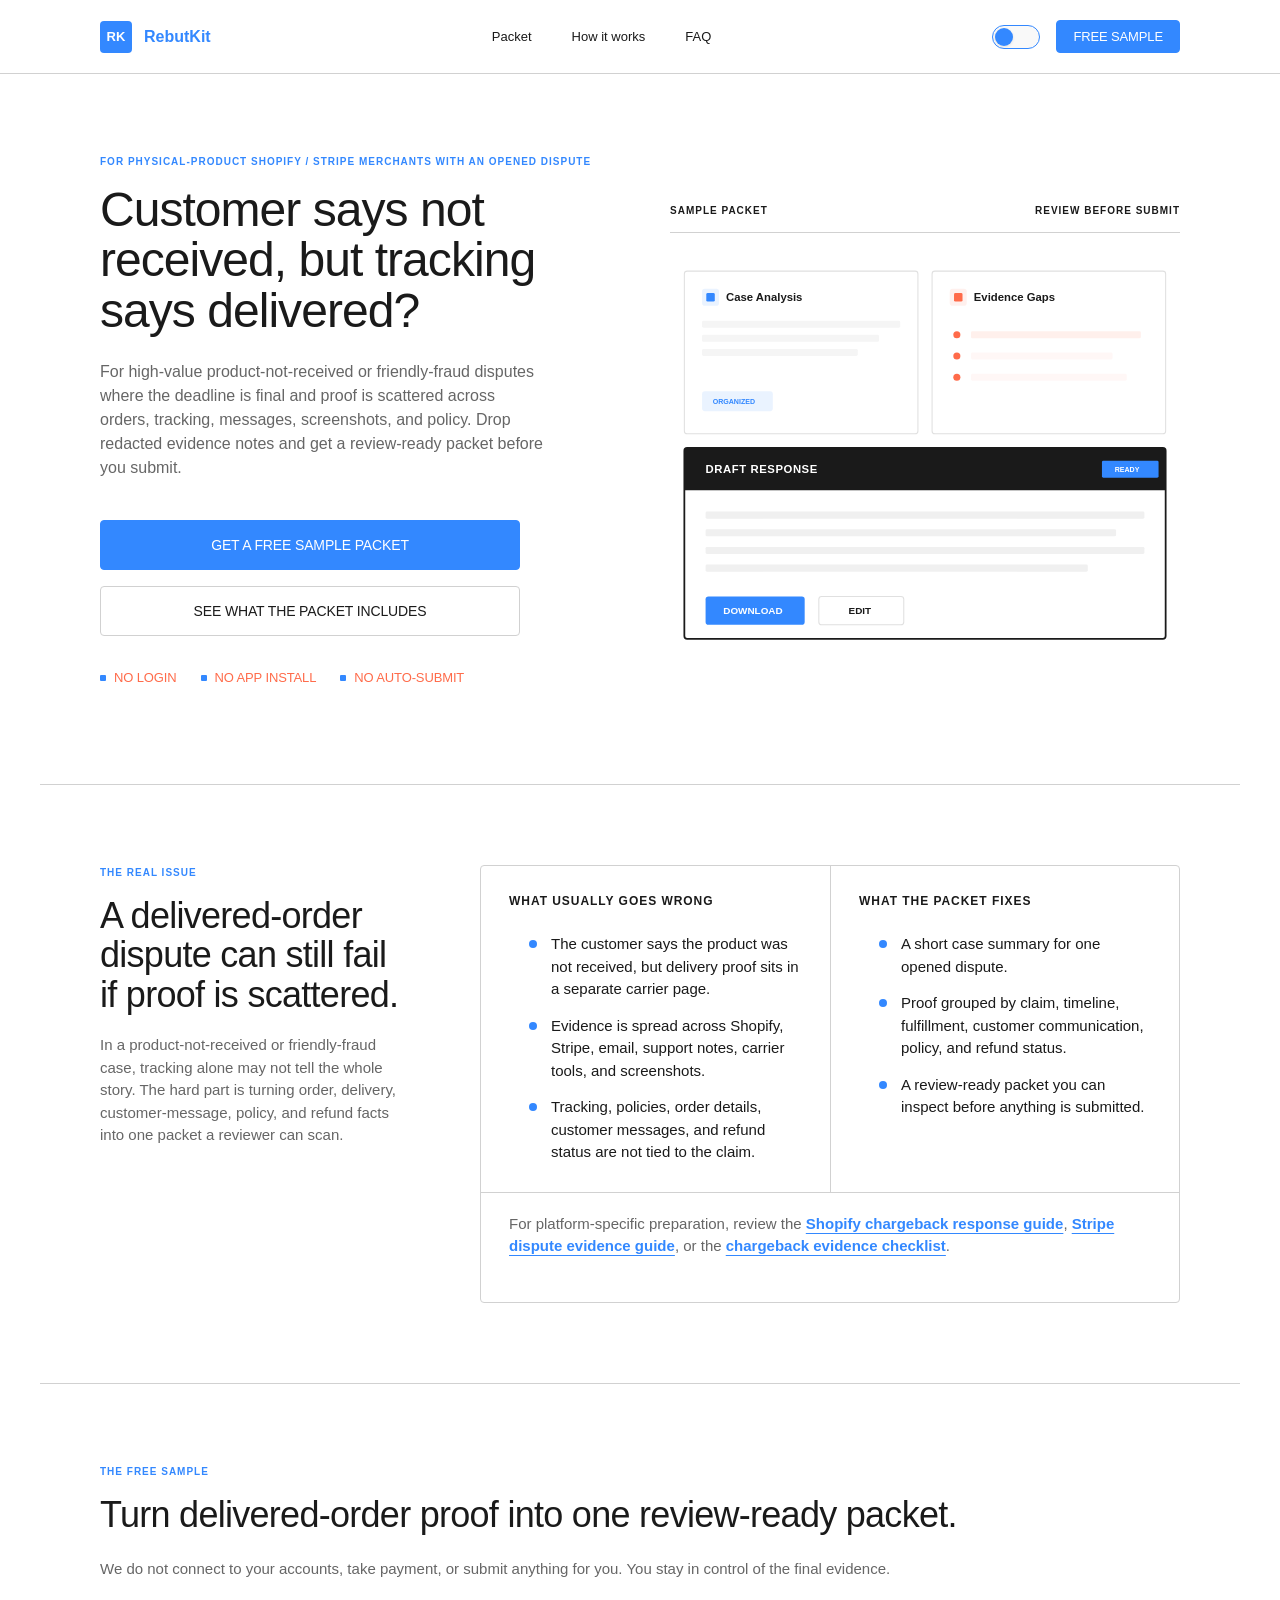
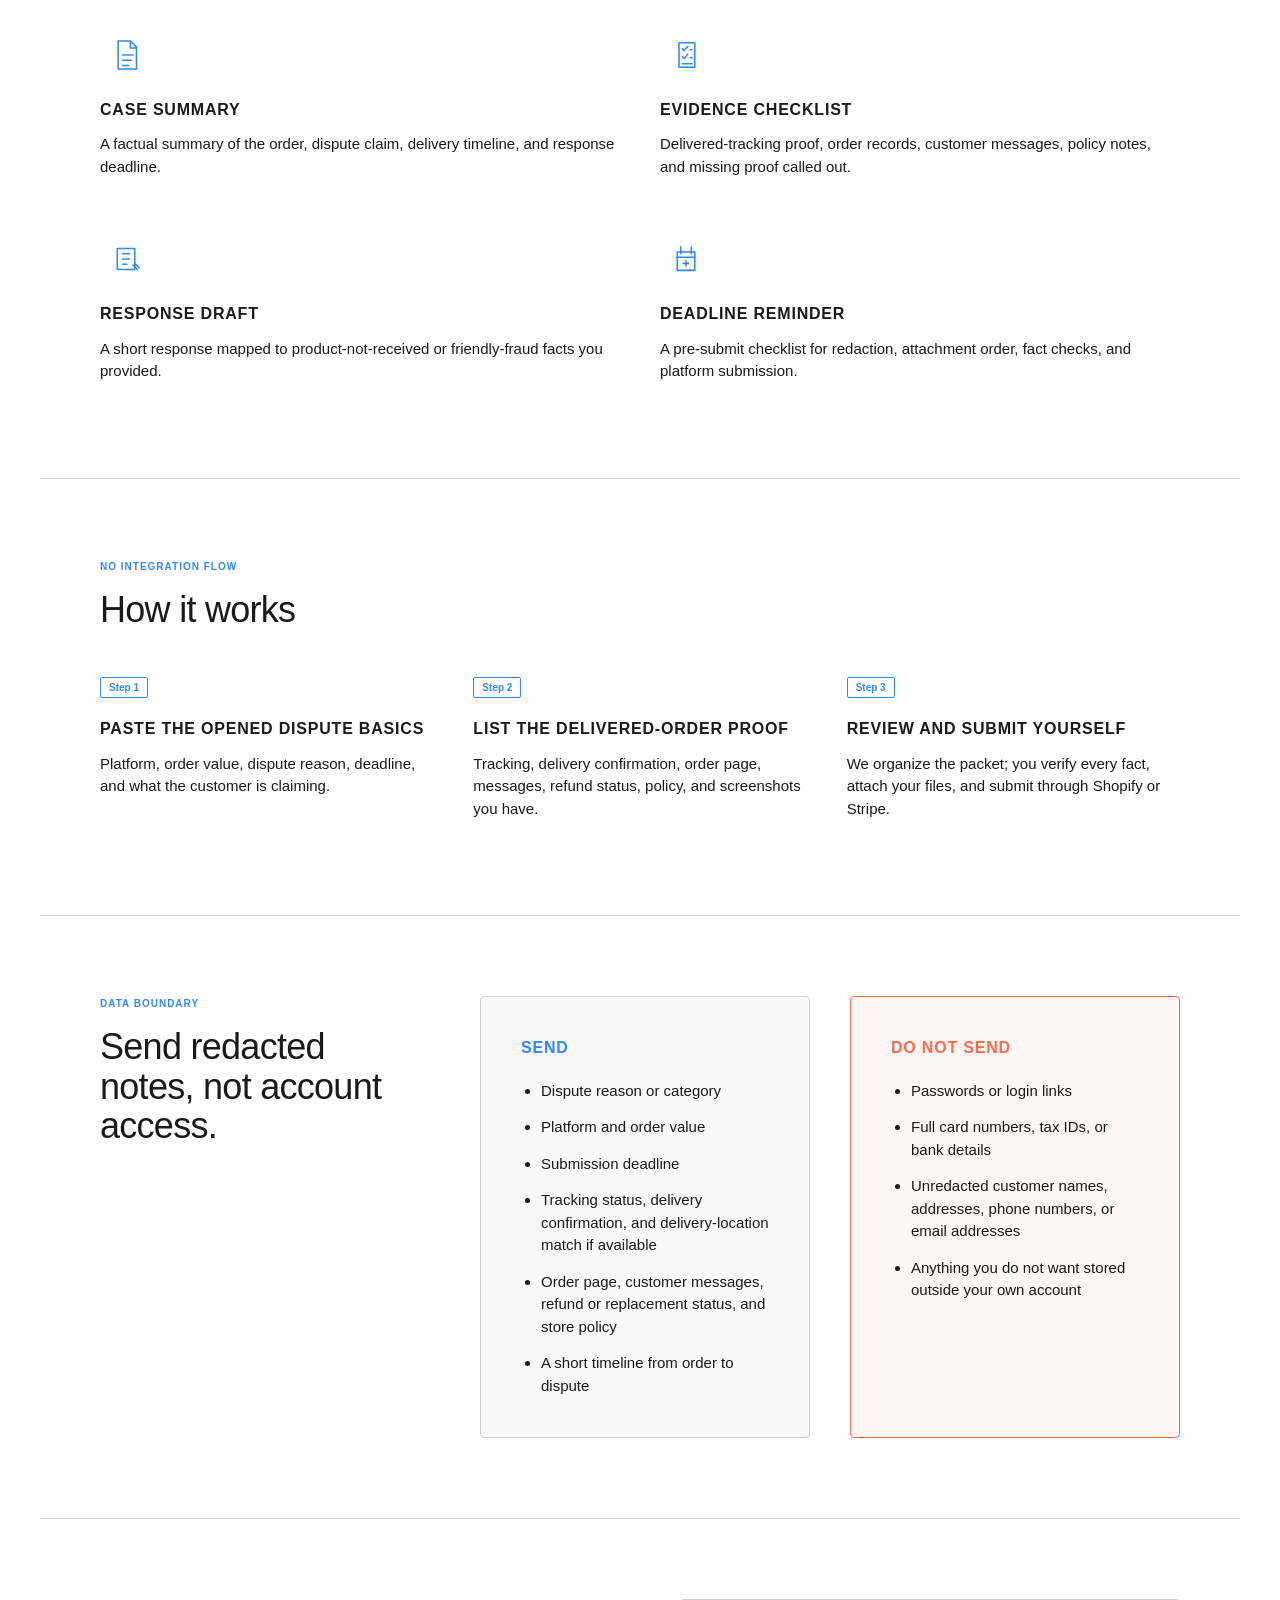
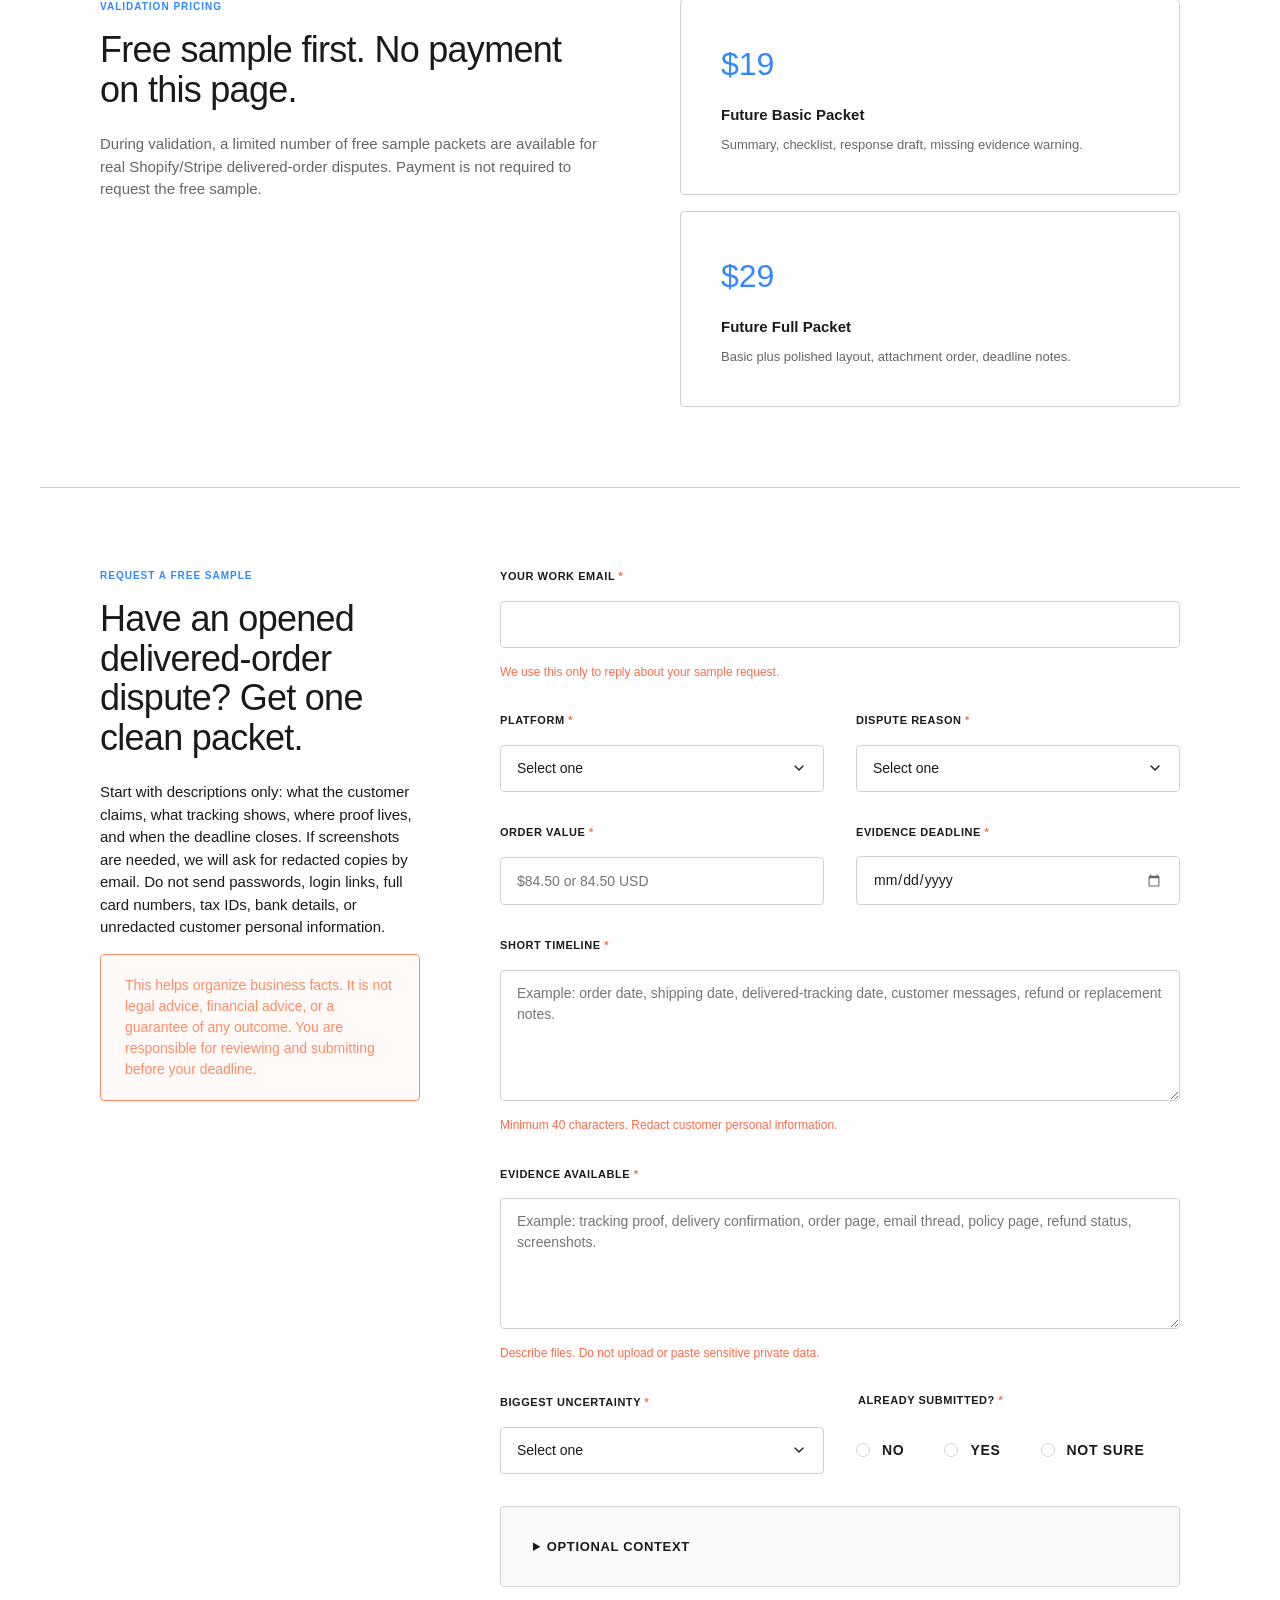
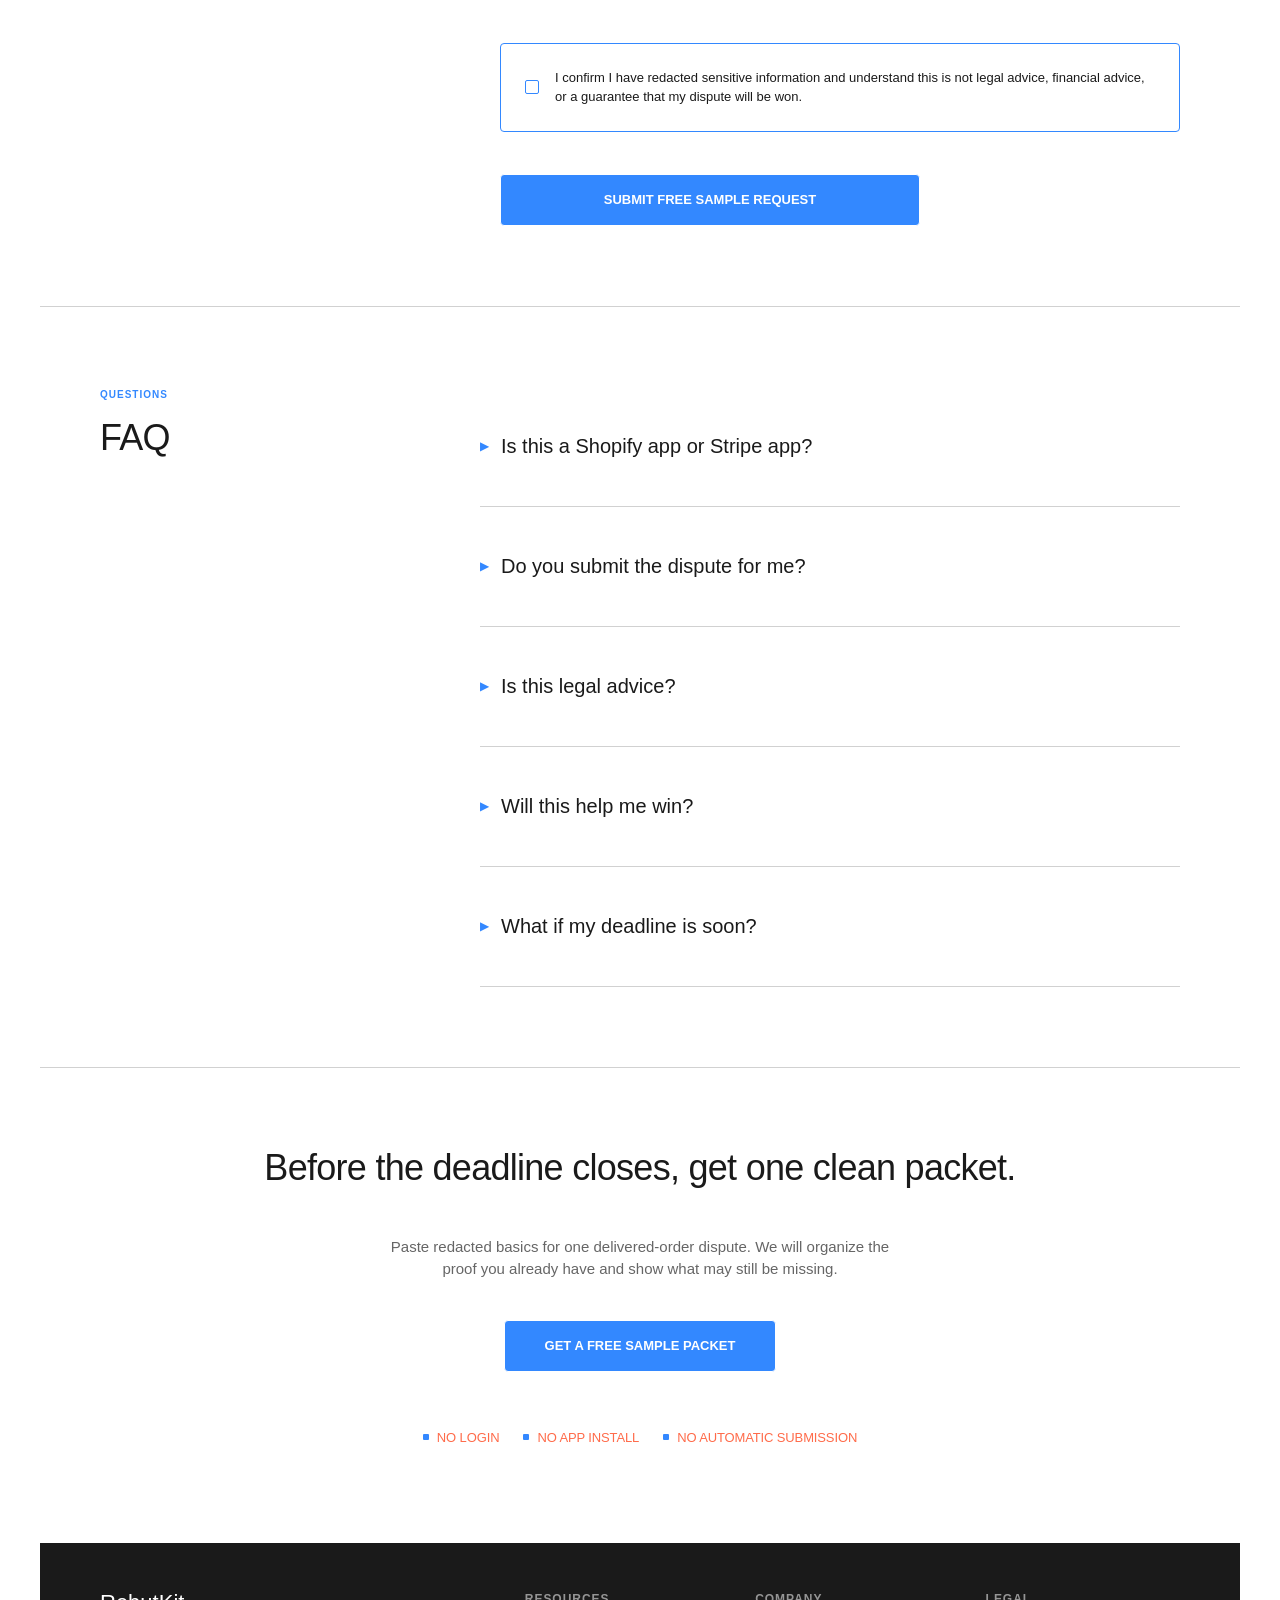
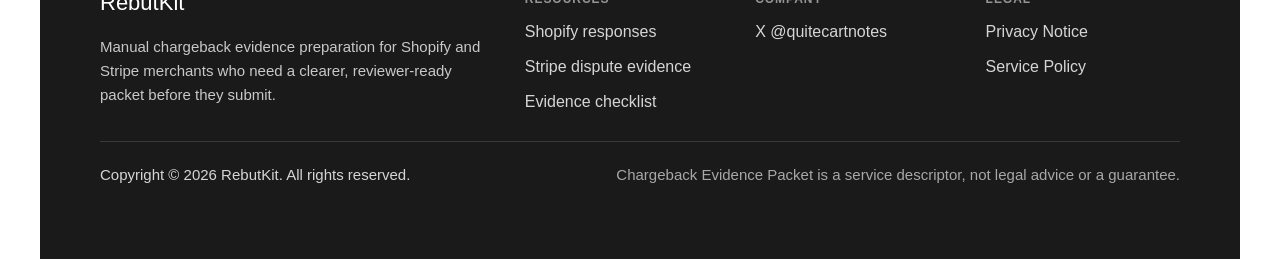
<file: index.html>
<!doctype html>
<html lang="en">
  <head>
    <meta charset="utf-8">
    <meta name="viewport" content="width=device-width, initial-scale=1">
    <meta name="description" content="A manual chargeback evidence packet service for Shopify and Stripe merchants. Match redacted facts and proof to the dispute reason before you submit.">
    <meta name="keywords" content="chargeback evidence packet, chargeback response, Shopify chargeback, Stripe chargeback, dispute packet, evidence checklist">
    <meta name="robots" content="index,follow,max-image-preview:large,max-snippet:-1,max-video-preview:-1">
    <meta name="theme-color" content="#ffffff">
    <link rel="icon" href="/favicon.svg" type="image/svg+xml">
    <meta name="posthog-key" content="">
    <meta name="posthog-host" content="https://us.i.posthog.com">
    <link rel="canonical" href="https://rebutkit.com/">
    <meta property="og:site_name" content="RebutKit">
    <meta property="og:type" content="website">
    <meta property="og:title" content="RebutKit Chargeback Evidence Packet">
    <meta property="og:description" content="A manual chargeback evidence packet service for Shopify and Stripe merchants. Match redacted facts and proof to the dispute reason before you submit.">
    <meta property="og:url" content="https://rebutkit.com/">
    <meta property="og:image" content="https://rebutkit.com/social-share.png">
    <meta property="og:image:alt" content="RebutKit logo on a blue background">
    <meta property="og:image:width" content="1200">
    <meta property="og:image:height" content="630">
    <meta name="twitter:card" content="summary_large_image">
    <meta name="twitter:title" content="RebutKit Chargeback Evidence Packet">
    <meta name="twitter:description" content="A manual chargeback evidence packet service for Shopify and Stripe merchants. Match redacted facts and proof to the dispute reason before you submit.">
    <meta name="twitter:image" content="https://rebutkit.com/social-share.png">
    <meta name="twitter:image:alt" content="RebutKit logo on a blue background">
    <title>Chargeback Evidence Packet for Shopify and Stripe Merchants | RebutKit</title>
    <script type="application/ld+json">
      {
        "@context": "https://schema.org",
        "@graph": [
          {
            "@type": "WebSite",
            "@id": "https://rebutkit.com/#website",
            "url": "https://rebutkit.com/",
            "name": "RebutKit",
            "description": "A manual chargeback evidence packet service for Shopify and Stripe merchants."
          },
          {
            "@type": "Service",
            "@id": "https://rebutkit.com/#service",
            "name": "Chargeback Evidence Packet",
            "serviceType": "Chargeback evidence packet preparation",
            "url": "https://rebutkit.com/",
            "description": "A manual service that matches redacted facts and evidence to the dispute reason before the merchant submits.",
            "provider": {
              "@type": "Organization",
              "name": "RebutKit",
              "url": "https://rebutkit.com/"
            }
          },
          {
            "@type": "FAQPage",
            "@id": "https://rebutkit.com/#faq",
            "mainEntity": [
              {
                "@type": "Question",
                "name": "Is this a Shopify app or Stripe app?",
                "acceptedAnswer": {
                  "@type": "Answer",
                  "text": "No. It is a manual service with no app install or login requirement."
                }
              },
              {
                "@type": "Question",
                "name": "Do you submit the dispute for me?",
                "acceptedAnswer": {
                  "@type": "Answer",
                  "text": "No. We prepare the packet and you submit it in your own dashboard."
                }
              },
              {
                "@type": "Question",
                "name": "Is this legal advice?",
                "acceptedAnswer": {
                  "@type": "Answer",
                  "text": "No. It is a documentation service, not legal representation."
                }
              },
              {
                "@type": "Question",
                "name": "Will this help me win?",
                "acceptedAnswer": {
                  "@type": "Answer",
                  "text": "It can improve the clarity and completeness of the evidence you submit, but the bank or card issuer makes the final decision and no outcome is guaranteed."
                }
              },
              {
                "@type": "Question",
                "name": "What if my deadline is soon?",
                "acceptedAnswer": {
                  "@type": "Answer",
                  "text": "Do not wait; the free sample is only sensible if you still have a few business days left."
                }
              }
            ]
          }
        ]
      }
    </script>
    <script type="module" crossorigin src="/assets/script-DU8ftMwG.js"></script>
    <link rel="stylesheet" crossorigin href="/assets/script-DR1iH9e7.css">
  </head>
  <body>
    <header class="site-header" aria-label="Main navigation">
      <div class="header-container">
        <a class="brand" href="/#top" aria-label="RebutKit home">
          <span class="brand-mark" aria-hidden="true">RK</span>
          <span>RebutKit</span>
        </a>
        <nav class="nav-links" aria-label="Page sections">
          <a href="/#packet">Packet</a>
          <a href="/#how">How it works</a>
          <a href="/#faq">FAQ</a>
        </nav>
        <div class="header-actions">
          <div class="theme-switch-wrapper">
            <button id="theme-toggle" class="theme-toggle-btn" aria-label="Toggle Dark Mode">
              <span class="icon-sun">☀️</span>
              <span class="icon-moon">🌙</span>
            </button>
          </div>
          <a class="btn btn-primary btn-sm" href="/#request">Free sample</a>
        </div>
      </div>
    </header>

    <main id="top">
      <section class="hero" aria-labelledby="hero-title">
        <div class="hero-copy">
          <p class="eyebrow reveal reveal-1">For physical-product Shopify / Stripe merchants with an opened dispute</p>
          <h1 id="hero-title" class="reveal reveal-2">Customer says not received, but tracking says delivered?</h1>
          <p class="hero-subhead reveal reveal-3">
            For high-value product-not-received or friendly-fraud disputes where the deadline is final and proof is
            scattered across orders, tracking, messages, screenshots, and policy. Drop redacted evidence notes and get a
            review-ready packet before you submit.
          </p>
          <div class="hero-actions reveal reveal-4">
            <a class="btn btn-primary" data-track-start href="#request">Get a free sample packet</a>
            <a class="btn btn-secondary" href="#packet">See what the packet includes</a>
          </div>
          <ul class="trust-strip reveal reveal-5" aria-label="Trust boundaries">
            <li>No login</li>
            <li>No app install</li>
            <li>No auto-submit</li>
          </ul>
        </div>
      
        <aside class="packet-visual reveal reveal-3" aria-label="Sample packet preview">
          <div class="preview-topline">
            <span>Sample packet</span>
            <span>Review before submit</span>
          </div>
          <img
            src="[data-uri]"
            width="720"
            height="560"
            alt="Preview of a chargeback evidence packet with case summary, checklist, missing evidence, and response draft sections"
          >
        </aside>
      </section>
      <section class="problem section-grid" aria-labelledby="problem-title">
        <div class="problem-intro reveal">
          <p class="section-kicker">The real issue</p>
          <h2 id="problem-title">A delivered-order dispute can still fail if proof is scattered.</h2>
          <p>
            In a product-not-received or friendly-fraud case, tracking alone may not tell the whole story. The hard part
            is turning order, delivery, customer-message, policy, and refund facts into one packet a reviewer can scan.
          </p>
        </div>
        <div class="problem-panel section-body reveal reveal-1">
          <div class="problem-group">
            <p class="problem-label">What usually goes wrong</p>
            <ul class="check-list problem-list">
              <li>The customer says the product was not received, but delivery proof sits in a separate carrier page.</li>
              <li>Evidence is spread across Shopify, Stripe, email, support notes, carrier tools, and screenshots.</li>
              <li>Tracking, policies, order details, customer messages, and refund status are not tied to the claim.</li>
            </ul>
          </div>
          <div class="problem-group">
            <p class="problem-label">What the packet fixes</p>
            <ul class="check-list problem-list">
              <li>A short case summary for one opened dispute.</li>
              <li>Proof grouped by claim, timeline, fulfillment, customer communication, policy, and refund status.</li>
              <li>A review-ready packet you can inspect before anything is submitted.</li>
            </ul>
          </div>
          <p class="intent-links">
            For platform-specific preparation, review the
            <a href="/shopify-chargeback-response.html">Shopify chargeback response guide</a>,
            <a href="/stripe-dispute-evidence.html">Stripe dispute evidence guide</a>, or the
            <a href="/chargeback-checklist.html">chargeback evidence checklist</a>.
          </p>
        </div>
      </section>
      <section id="packet" class="packet-section" aria-labelledby="packet-title">
        <div class="section-heading reveal">
          <p class="section-kicker">The free sample</p>
          <h2 id="packet-title">Turn delivered-order proof into one review-ready packet.</h2>
          <p>
            We do not connect to your accounts, take payment, or submit anything for you. You stay in control of the
            final evidence.
          </p>
        </div>
        <div class="packet-grid packet-icon-grid">
          <article class="reveal reveal-1">
            <span class="packet-content-icon" aria-hidden="true">
              <svg viewBox="0 0 48 48">
                <path d="M15 8h14l7 7v25H15z" />
                <path d="M29 8v8h7" />
                <path d="M20 24h12" />
                <path d="M20 30h10" />
                <path d="M20 36h7" />
              </svg>
            </span>
            <h3>Case Summary</h3>
            <p>A factual summary of the order, dispute claim, delivery timeline, and response deadline.</p>
          </article>
          <article class="reveal reveal-2">
            <span class="packet-content-icon" aria-hidden="true">
              <svg viewBox="0 0 48 48">
                <path d="M16 10h18v28H16z" />
                <path d="M20 17l2 2 4-5" />
                <path d="M29 18h2" />
                <path d="M20 26l2 2 4-5" />
                <path d="M29 27h2" />
                <path d="M20 34h11" />
              </svg>
            </span>
            <h3>Evidence Checklist</h3>
            <p>Delivered-tracking proof, order records, customer messages, policy notes, and missing proof called out.</p>
          </article>
          <article class="reveal reveal-3">
            <span class="packet-content-icon" aria-hidden="true">
              <svg viewBox="0 0 48 48">
                <path d="M14 12h20v24H14z" />
                <path d="M20 18h8" />
                <path d="M20 24h8" />
                <path d="M20 30h5" />
                <path d="M32 31l5 5" />
                <path d="M34 29l5 5" />
              </svg>
            </span>
            <h3>Response Draft</h3>
            <p>A short response mapped to product-not-received or friendly-fraud facts you provided.</p>
          </article>
          <article class="reveal reveal-4">
            <span class="packet-content-icon" aria-hidden="true">
              <svg viewBox="0 0 48 48">
                <path d="M14 16h20v21H14z" />
                <path d="M18 10v8" />
                <path d="M30 10v8" />
                <path d="M14 22h20" />
                <path d="M21 29h6" />
                <path d="M24 26v6" />
              </svg>
            </span>
            <h3>Deadline Reminder</h3>
            <p>A pre-submit checklist for redaction, attachment order, fact checks, and platform submission.</p>
          </article>
        </div>
      </section>
      <section id="how" class="steps-section" aria-labelledby="how-title">
        <div class="section-heading compact reveal">
          <p class="section-kicker">No integration flow</p>
          <h2 id="how-title">How it works</h2>
        </div>
        <div class="steps">
          <article class="reveal reveal-1">
            <span>Step 1</span>
            <h3>Paste the opened dispute basics</h3>
            <p>Platform, order value, dispute reason, deadline, and what the customer is claiming.</p>
          </article>
          <article class="reveal reveal-2">
            <span>Step 2</span>
            <h3>List the delivered-order proof</h3>
            <p>Tracking, delivery confirmation, order page, messages, refund status, policy, and screenshots you have.</p>
          </article>
          <article class="reveal reveal-3">
            <span>Step 3</span>
            <h3>Review and submit yourself</h3>
            <p>We organize the packet; you verify every fact, attach your files, and submit through Shopify or Stripe.</p>
          </article>
        </div>
      </section>
      <section class="send-section section-grid" aria-labelledby="send-title">
        <div class="reveal">
          <p class="section-kicker">Data boundary</p>
          <h2 id="send-title">Send redacted notes, not account access.</h2>
        </div>
        <div class="send-columns">
          <div class="reveal reveal-1">
            <h3>Send</h3>
            <ul>
              <li>Dispute reason or category</li>
              <li>Platform and order value</li>
              <li>Submission deadline</li>
              <li>Tracking status, delivery confirmation, and delivery-location match if available</li>
              <li>Order page, customer messages, refund or replacement status, and store policy</li>
              <li>A short timeline from order to dispute</li>
            </ul>
          </div>
          <div class="warning-box reveal reveal-2">
            <h3>Do not send</h3>
            <ul>
              <li>Passwords or login links</li>
              <li>Full card numbers, tax IDs, or bank details</li>
              <li>Unredacted customer names, addresses, phone numbers, or email addresses</li>
              <li>Anything you do not want stored outside your own account</li>
            </ul>
          </div>
        </div>
      </section>
      <section class="pricing-section" aria-labelledby="pricing-title">
        <div class="reveal">
          <p class="section-kicker">Validation pricing</p>
          <h2 id="pricing-title">Free sample first. No payment on this page.</h2>
          <p>
            During validation, a limited number of free sample packets are available for real Shopify/Stripe
            delivered-order disputes. Payment is not required to request the free sample.
          </p>
        </div>
        <div class="price-row" aria-label="Future paid options">
          <button class="price-tile reveal reveal-1" type="button" data-pricing-interest="basic">
            <span>$19</span>
            <strong>Future Basic Packet</strong>
            <small>Summary, checklist, response draft, missing evidence warning.</small>
          </button>
          <button class="price-tile reveal reveal-2" type="button" data-pricing-interest="full">
            <span>$29</span>
            <strong>Future Full Packet</strong>
            <small>Basic plus polished layout, attachment order, deadline notes.</small>
          </button>
        </div>
      </section>
      <section id="request" class="form-section" aria-labelledby="form-title">
        <div class="form-intro reveal">
          <p class="section-kicker">Request a free sample</p>
          <h2 id="form-title">Have an opened delivered-order dispute? Get one clean packet.</h2>
          <p>
            Start with descriptions only: what the customer claims, what tracking shows, where proof lives, and when
            the deadline closes. If screenshots are needed, we will ask for redacted copies by email. Do not send
            passwords, login links, full card numbers, tax IDs, bank details, or unredacted customer personal information.
          </p>
          <p class="disclaimer">
            This helps organize business facts. It is not legal advice, financial advice, or a guarantee of any outcome.
            You are responsible for reviewing and submitting before your deadline.
          </p>
        </div>
      
        <form
          name="sample-request-v2"
          method="POST"
          action="https://codefreeform.com/api/contact-api/"
          data-form-endpoint="https://codefreeform.com/api/contact-api/"
          data-form-inbox="chargebackpacketops@gmail.com"
          netlify-honeypot="bot-field"
          class="sample-form"
        >
          <input type="hidden" name="form-name" value="sample-request-v2">
          <input type="hidden" name="access_key" value="57E8BF">
          <input type="hidden" name="subject" value="New RebutKit sample request">
          <input type="hidden" name="from_name" value="RebutKit">
          <input type="hidden" name="_subject" value="New RebutKit sample request">
          <input type="hidden" name="_template" value="table">
          <input type="hidden" name="redirect" value="https://rebutkit.com/thanks.html">
          <input type="text" name="_honey" class="hidden-field" tabindex="-1" autocomplete="off" aria-hidden="true">
          <p class="hidden-field">
            <label>Do not fill this out: <input name="bot-field" autocomplete="off"></label>
          </p>
          <input type="hidden" name="utm_source" value="">
          <input type="hidden" name="utm_medium" value="">
          <input type="hidden" name="utm_campaign" value="">
          <input type="hidden" name="landing_variant" value="d2-delivered-order-wedge-v1">
      
          <div class="form-field">
            <label for="email" class="required">Your work email</label>
            <input id="email" name="email" type="email" autocomplete="email" required>
            <small>We use this only to reply about your sample request.</small>
          </div>
      
          <div class="field-row">
            <div class="form-field">
              <label for="platform" class="required">Platform</label>
              <select id="platform" name="platform" required>
                <option value="">Select one</option>
                <option>Shopify</option>
                <option>Shopify Payments</option>
                <option>Stripe</option>
                <option>PayPal</option>
                <option>Other</option>
              </select>
            </div>
            <div class="form-field">
              <label for="dispute_reason" class="required">Dispute reason</label>
              <select id="dispute_reason" name="dispute_reason" required>
                <option value="">Select one</option>
                <option value="item_not_received">Item not received</option>
                <option value="fraudulent_no_authorization">Friendly fraud / no authorization</option>
                <option value="product_unacceptable">Product unacceptable</option>
                <option value="subscription_cancelled">Subscription cancelled</option>
                <option value="duplicate">Duplicate</option>
                <option value="credit_not_processed">Credit not processed</option>
                <option value="not_sure">Not sure</option>
                <option value="other">Other</option>
              </select>
            </div>
          </div>
      
          <div class="field-row">
            <div class="form-field">
              <label for="order_value" class="required">Order value</label>
              <input id="order_value" name="order_value" type="text" placeholder="$84.50 or 84.50 USD" required>
            </div>
            <div class="form-field">
              <label for="submission_deadline" class="required">Evidence deadline</label>
              <input id="submission_deadline" name="submission_deadline" type="date" required>
            </div>
          </div>
      
          <div class="form-field">
            <label for="timeline" class="required">Short timeline</label>
            <textarea
              id="timeline"
              name="timeline"
              rows="5"
              minlength="40"
              required
              placeholder="Example: order date, shipping date, delivered-tracking date, customer messages, refund or replacement notes."
            ></textarea>
            <small>Minimum 40 characters. Redact customer personal information.</small>
          </div>
      
          <div class="form-field">
            <label for="evidence_available" class="required">Evidence available</label>
            <textarea
              id="evidence_available"
              name="evidence_available"
              rows="5"
              minlength="40"
              required
              placeholder="Example: tracking proof, delivery confirmation, order page, email thread, policy page, refund status, screenshots."
            ></textarea>
            <small>Describe files. Do not upload or paste sensitive private data.</small>
          </div>
      
          <div class="field-row">
            <div class="form-field">
              <label for="biggest_uncertainty" class="required">Biggest uncertainty</label>
              <select id="biggest_uncertainty" name="biggest_uncertainty" required>
                <option value="">Select one</option>
                <option value="what_evidence_matters">What evidence matters</option>
                <option value="how_to_write_response">How to write the response</option>
                <option value="missing_proof">What proof is missing</option>
                <option value="fight_or_accept">Whether to fight or accept</option>
                <option value="deadline">Deadline pressure</option>
              </select>
            </div>
            <fieldset class="form-field radio-field">
              <legend class="required">Already submitted?</legend>
              <div class="radio-options">
                <label><input type="radio" name="already_submitted" value="no" required> No</label>
                <label><input type="radio" name="already_submitted" value="yes"> Yes</label>
                <label><input type="radio" name="already_submitted" value="not_sure"> Not sure</label>
              </div>
            </fieldset>
          </div>
      
          <details class="optional-fields">
            <summary>Optional context</summary>
            <div class="optional-content">
              <div class="field-row">
                <div class="form-field">
                  <label for="dispute_fee_optional">Dispute fee if known</label>
                  <input id="dispute_fee_optional" name="dispute_fee_optional" type="text">
                </div>
                <div class="form-field">
                  <label for="paid_packet_interest_optional">Would you consider a paid packet later?</label>
                  <select id="paid_packet_interest_optional" name="paid_packet_interest_optional">
                    <option value="">Select one</option>
                    <option value="yes_basic">$19 Basic if useful</option>
                    <option value="yes_full">$29 Full if useful</option>
                    <option value="maybe">Maybe</option>
                    <option value="no">No</option>
                  </select>
                </div>
              </div>
              <div class="form-field">
                <label for="customer_contact_optional">Customer contact notes</label>
                <textarea id="customer_contact_optional" name="customer_contact_optional" rows="3"></textarea>
              </div>
              <div class="form-field">
                <label for="refund_status_optional">Refund or replacement status</label>
                <textarea id="refund_status_optional" name="refund_status_optional" rows="3"></textarea>
              </div>
              <label class="check-field">
                <input
                  type="checkbox"
                  name="anonymized_sample_permission_optional"
                  value="yes"
                >
                You may use an anonymized version of this case to improve future sample packets.
              </label>
            </div>
          </details>
      
          <label class="check-field consent">
            <input id="consent_checkbox" type="checkbox" name="consent_checkbox" value="yes" required>
            I confirm I have redacted sensitive information and understand this is not legal advice, financial advice, or
            a guarantee that my dispute will be won.
          </label>
      
          <p class="form-error" role="alert" hidden></p>
          <button class="button button-primary submit-button" type="submit">Submit free sample request</button>
        </form>
      </section>
      <section id="faq" class="faq-section section-grid" aria-labelledby="faq-title">
        <div class="reveal">
          <p class="section-kicker">Questions</p>
          <h2 id="faq-title">FAQ</h2>
        </div>
        <div class="faq-list">
          <details class="reveal reveal-1">
            <summary>Is this a Shopify app or Stripe app?</summary>
            <p>
              No. We do not require an app install, account login, API key, or carrier integration. You paste redacted
              business facts and receive a static document.
            </p>
          </details>
          <details class="reveal reveal-2">
            <summary>Do you submit the dispute for me?</summary>
            <p>
              No. You are the only person who can submit the evidence through your Shopify or Stripe dashboard. We
              provide the packet; you do the final click.
            </p>
          </details>
          <details class="reveal reveal-3">
            <summary>Is this legal advice?</summary>
            <p>
              No. We provide business documentation services based on payment platform requirements. We are not lawyers
              and do not provide legal representation.
            </p>
          </details>
          <details class="reveal reveal-4">
            <summary>Will this help me win?</summary>
            <p>
              No one can guarantee a chargeback outcome. The goal is to make your delivered-order response clearer,
              better organized, and specific to the claim before the bank or card issuer decides.
            </p>
          </details>
          <details class="reveal reveal-5">
            <summary>What if my deadline is soon?</summary>
            <p>
              Do not wait for us. You are responsible for your own submission deadlines. We suggest the free sample only
              if you have at least 2-3 business days left.
            </p>
          </details>
        </div>
      </section>
      <section class="final-cta reveal" aria-labelledby="final-title">
        <h2 id="final-title">Before the deadline closes, get one clean packet.</h2>
        <p>Paste redacted basics for one delivered-order dispute. We will organize the proof you already have and show what may still be missing.</p>
        <a class="button button-primary" data-track-start href="#request">Get a free sample packet</a>
        <ul class="trust-strip reveal" style="justify-content: center; border-top: none; padding-top: 0; margin-top: 32px; list-style: none;">
          <li>No login</li>
          <li>No app install</li>
          <li>No automatic submission</li>
        </ul>
      </section>
    </main>

    <!-- Netlify static fallback form definition for reliable form detection at deploy time. -->
    <form
      name="sample-request-v2"
      data-netlify="true"
      netlify
      netlify-honeypot="bot-field"
      hidden
      aria-hidden="true"
    >
      <input type="hidden" name="form-name" value="sample-request-v2">
      <input type="text" name="bot-field">
      <input type="email" name="email">
      <input type="text" name="platform">
      <input type="text" name="dispute_reason">
      <input type="text" name="order_value">
      <input type="text" name="submission_deadline">
      <textarea name="timeline"></textarea>
      <textarea name="evidence_available"></textarea>
      <input type="text" name="biggest_uncertainty">
      <input type="text" name="already_submitted">
      <input type="text" name="dispute_fee_optional">
      <textarea name="customer_contact_optional"></textarea>
      <textarea name="refund_status_optional"></textarea>
      <input type="text" name="paid_packet_interest_optional">
      <input type="text" name="anonymized_sample_permission_optional">
      <input type="text" name="consent_checkbox">
      <input type="text" name="utm_source">
      <input type="text" name="utm_medium">
      <input type="text" name="utm_campaign">
      <input type="text" name="landing_variant">
    </form>

    <footer class="site-footer">
      <div class="footer-grid">
        <section class="footer-brand" aria-labelledby="footer-brand-title">
          <h2 id="footer-brand-title">RebutKit</h2>
          <p>
            Manual chargeback evidence preparation for Shopify and Stripe merchants who need a clearer, reviewer-ready
            packet before they submit.
          </p>
        </section>
    
        <nav class="footer-column" aria-label="Resources">
          <h3>Resources</h3>
          <a href="/shopify-chargeback-response.html">Shopify responses</a>
          <a href="/stripe-dispute-evidence.html">Stripe dispute evidence</a>
          <a href="/chargeback-checklist.html">Evidence checklist</a>
        </nav>
    
        <nav class="footer-column" aria-label="Company">
          <h3>Company</h3>
          <a href="https://x.com/quitecartnotes" target="_blank" rel="noopener noreferrer">X @quitecartnotes</a>
        </nav>
    
        <nav class="footer-column" aria-label="Legal">
          <h3>Legal</h3>
          <button type="button" data-modal-target="privacy-policy">Privacy Notice</button>
          <button type="button" data-modal-target="service-policy">Service Policy</button>
        </nav>
      </div>
    
      <div class="footer-bottom">
        <p class="footer-copyright">Copyright &copy; 2026 RebutKit. All rights reserved.</p>
        <p>Chargeback Evidence Packet is a service descriptor, not legal advice or a guarantee.</p>
      </div>
    
      <dialog class="policy-dialog" id="privacy-policy" aria-labelledby="privacy-policy-title">
        <article>
          <header>
            <div>
              <p class="dialog-kicker">RebutKit</p>
              <h2 id="privacy-policy-title">Privacy Notice</h2>
            </div>
            <button type="button" class="dialog-close" data-modal-close aria-label="Close privacy policy">Close</button>
          </header>
          <p class="dialog-updated">Last updated: May 21, 2026</p>
          <p>
            RebutKit collects the information you choose to submit through the sample request form or direct contact. This
            may include your email address, commerce platform, dispute context, deadline, timeline, and redacted evidence
            notes.
          </p>
          <p>
            We use submitted information to review your request, respond by email, prepare manual evidence-organization
            guidance, and improve the workflow. Do not send account credentials, API keys, payment card data, or unredacted
            customer personal information.
          </p>
          <p>
            We do not sell submitted request information. Site analytics are configured without session recording and are
            used to understand page and form behavior, not to collect sensitive dispute evidence.
          </p>
          <p>
            Form submissions may be processed by a form-handling provider so RebutKit can receive and reply to sample
            requests by email.
          </p>
        </article>
      </dialog>
    
      <dialog class="policy-dialog" id="service-policy" aria-labelledby="service-policy-title">
        <article>
          <header>
            <div>
              <p class="dialog-kicker">RebutKit</p>
              <h2 id="service-policy-title">Service Policy</h2>
            </div>
            <button type="button" class="dialog-close" data-modal-close aria-label="Close service policy">Close</button>
          </header>
          <p class="dialog-updated">Last updated: May 21, 2026</p>
          <p>
            RebutKit provides manual evidence organization support for merchants preparing their own chargeback response. We
            do not provide legal, financial, banking, tax, or platform compliance advice.
          </p>
          <p>
            We do not log into Shopify, Stripe, payment processors, banks, or merchant accounts. We do not submit disputes,
            automate responses, contact processors on your behalf, or guarantee any result.
          </p>
          <p>
            Merchants remain responsible for checking processor deadlines, verifying all facts, deciding what to submit, and
            submitting evidence through their own platform or processor dashboard.
          </p>
        </article>
      </dialog>
    </footer>
    <script>
      const toggle = document.getElementById('theme-toggle');
      const doc = document.documentElement;
    
      // Default to light mode explicitly on first load
      const savedTheme = localStorage.getItem('theme');
      if (savedTheme === 'dark') {
          doc.classList.add('dark');
          doc.classList.remove('light');
      } else {
          doc.classList.add('light');
          doc.classList.remove('dark');
      }
    
      toggle && toggle.addEventListener('click', () => {
        const isDark = doc.classList.contains('dark');
        if (isDark) {
          doc.classList.remove('dark');
          doc.classList.add('light');
          localStorage.setItem('theme', 'light');
        } else {
          doc.classList.add('dark');
          doc.classList.remove('light');
          localStorage.setItem('theme', 'dark');
        }
      });
    
      // Intersection Observer for Scroll Animations
      const observerOptions = {
        threshold: 0.1,
        rootMargin: '0px 0px -50px 0px'
      };
    
      const observer = new IntersectionObserver((entries) => {
        entries.forEach(entry => {
          if (entry.isIntersecting) {
            entry.target.classList.add('active'); // We can use .active or just let .reveal trigger
            // If we use JS to trigger:
            entry.target.style.animationPlayState = 'running';
            observer.unobserve(entry.target);
          }
        });
      }, observerOptions);
    
      document.querySelectorAll('.reveal').forEach(el => {
        // el.style.animationPlayState = 'paused'; // Optional: pause until seen
        observer.observe(el);
      });
    </script>
  </body>
</html>
</file>
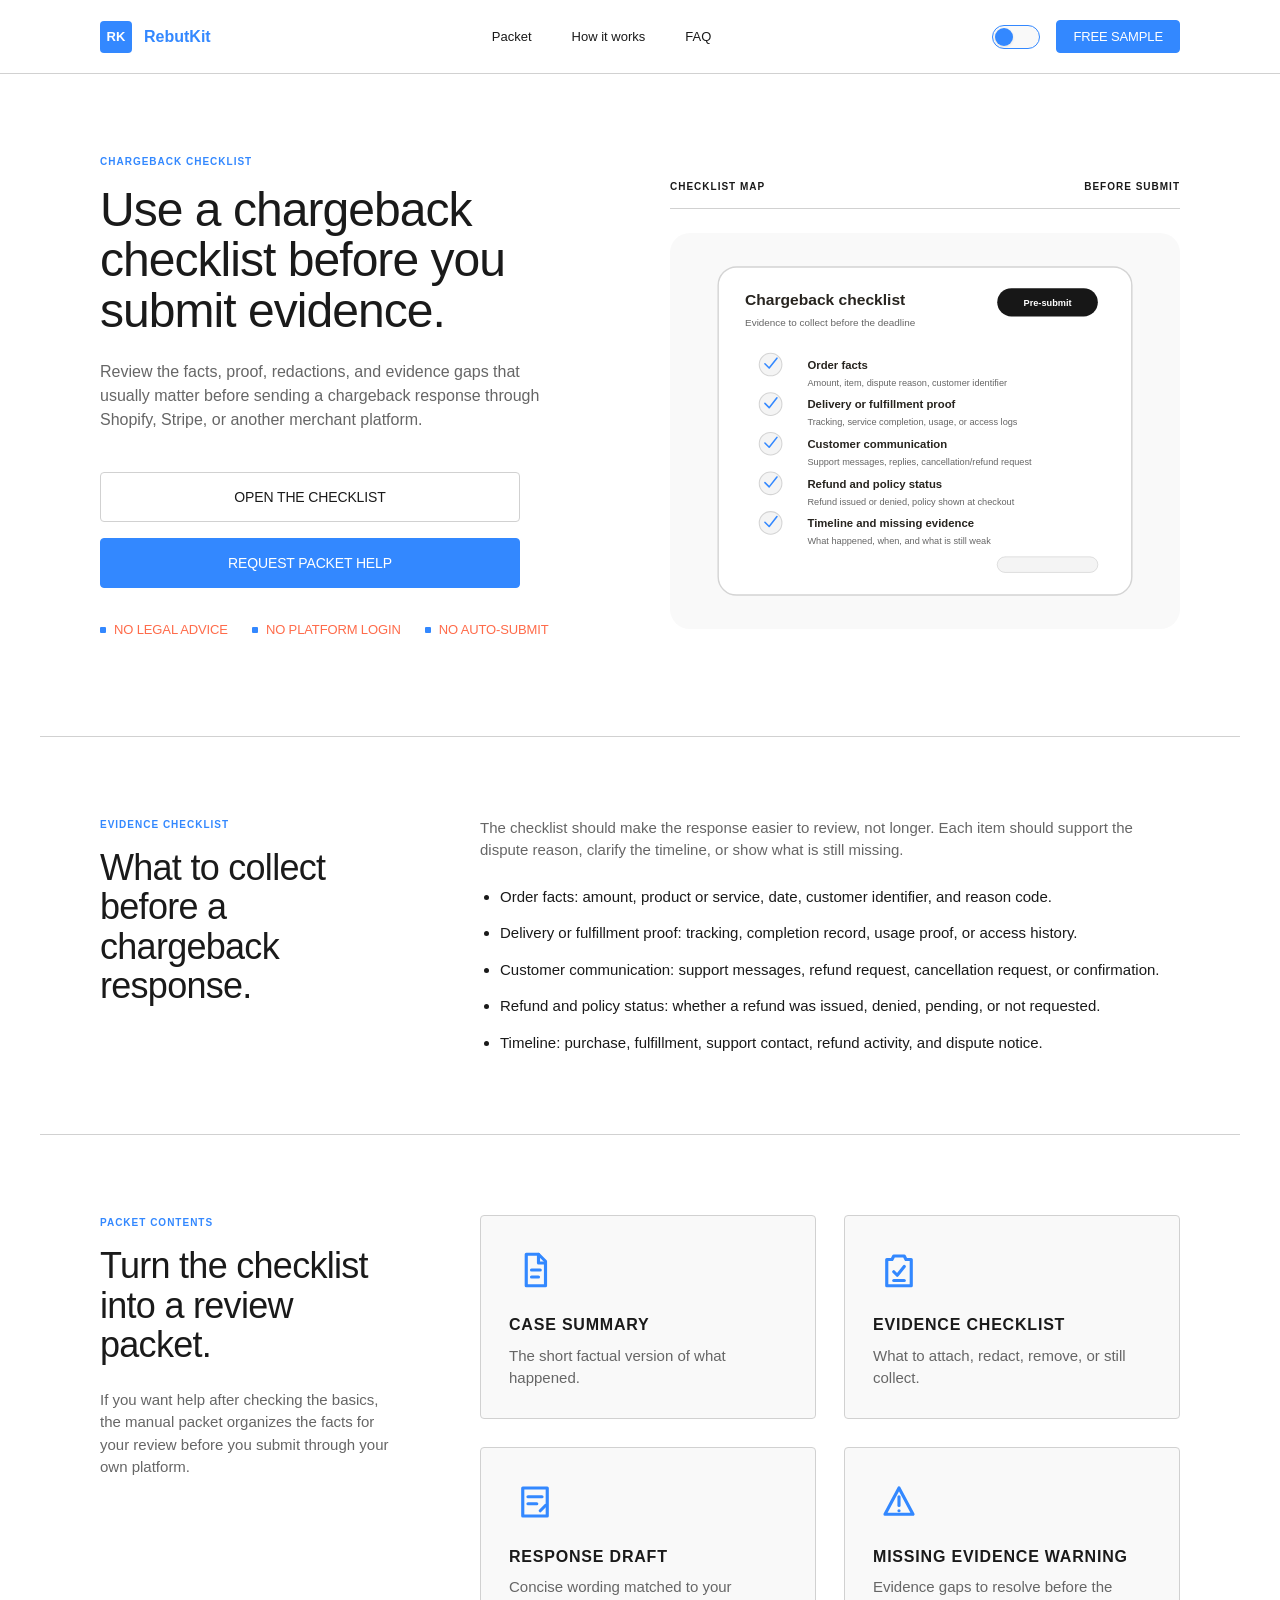
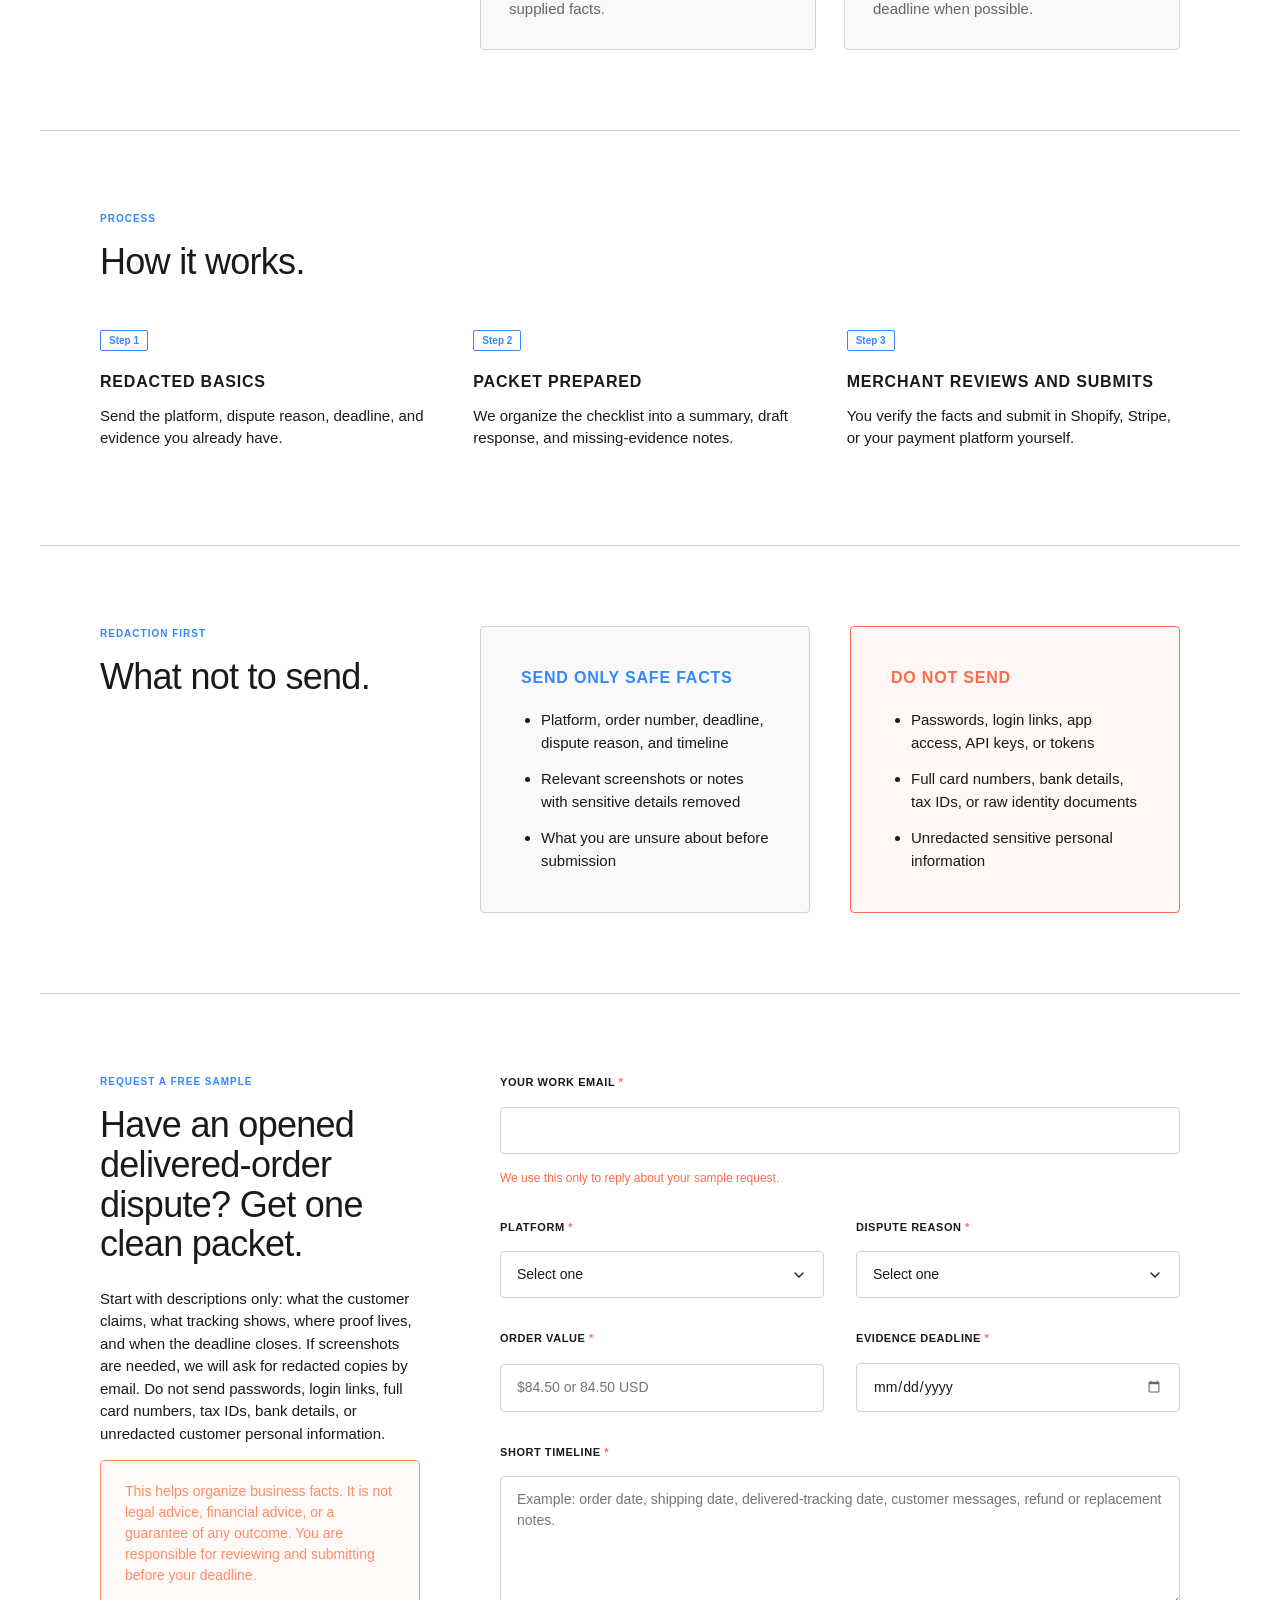
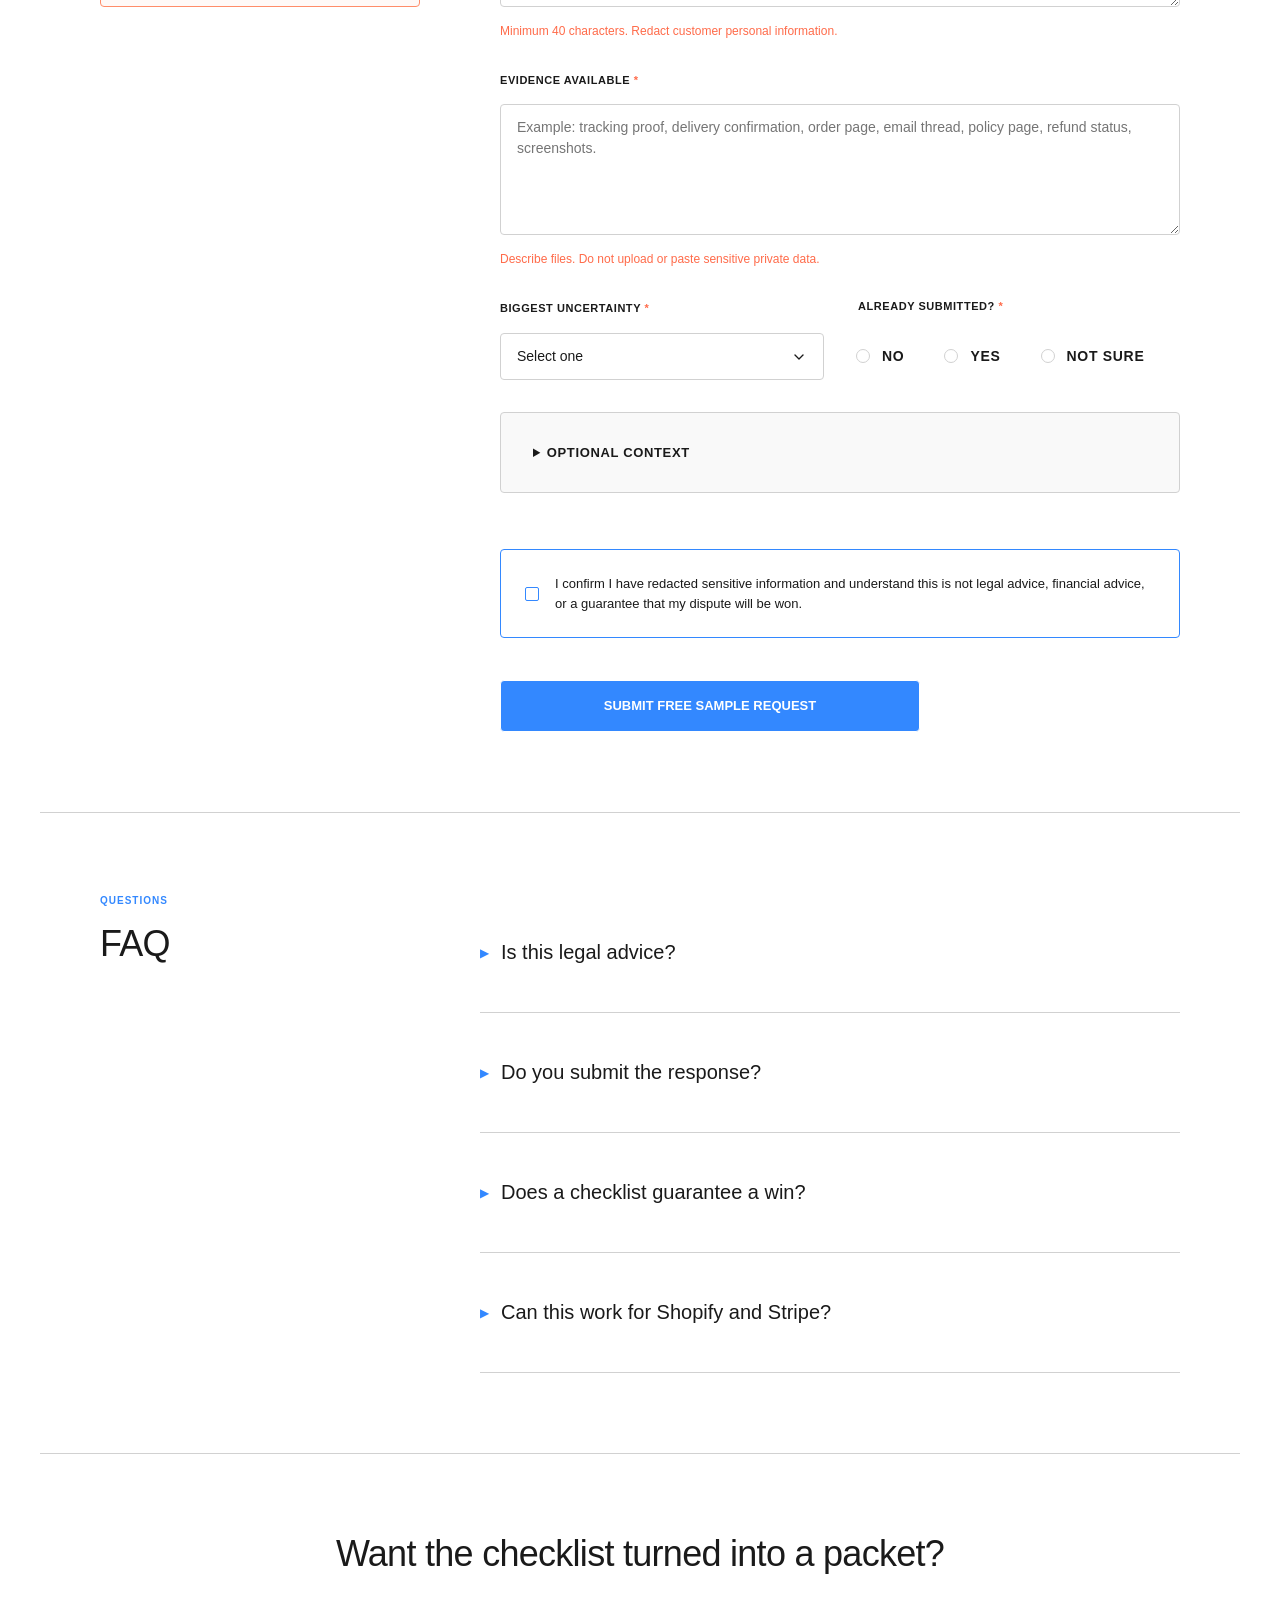
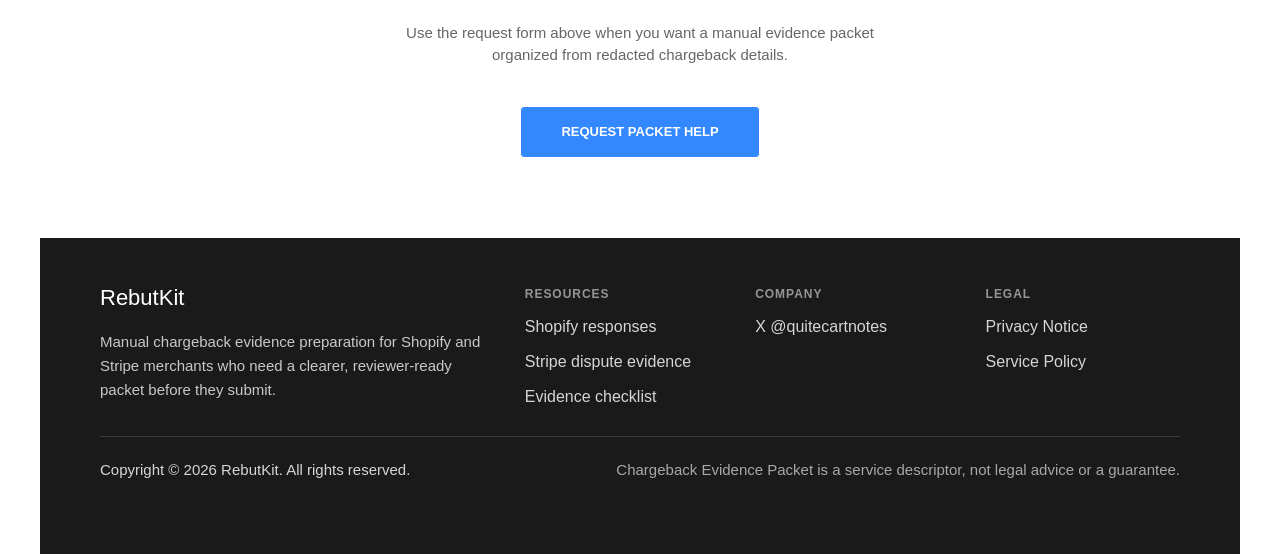
<file: chargeback-checklist.html>
<!doctype html>
<html lang="en">
  <head>
    <meta charset="utf-8">
    <meta name="viewport" content="width=device-width, initial-scale=1">
    <meta name="description" content="Use a practical chargeback checklist to organize order facts, delivery proof, customer communication, refund status, policies, and missing evidence before submitting a response.">
    <meta name="keywords" content="chargeback checklist, chargeback evidence checklist, dispute checklist, chargeback response checklist">
    <meta name="robots" content="index,follow,max-image-preview:large,max-snippet:-1,max-video-preview:-1">
    <meta name="theme-color" content="#ffffff">
    <link rel="icon" href="/favicon.svg" type="image/svg+xml">
    <meta name="posthog-key" content="">
    <meta name="posthog-host" content="https://us.i.posthog.com">
    <link rel="canonical" href="https://rebutkit.com/chargeback-checklist.html">
    <meta property="og:site_name" content="RebutKit">
    <meta property="og:type" content="website">
    <meta property="og:title" content="Chargeback Evidence Checklist | RebutKit">
    <meta property="og:description" content="A practical checklist for organizing chargeback evidence before merchant review and submission.">
    <meta property="og:url" content="https://rebutkit.com/chargeback-checklist.html">
    <meta property="og:image" content="https://rebutkit.com/social-share.png">
    <meta property="og:image:alt" content="RebutKit logo on a blue background">
    <meta property="og:image:width" content="1200">
    <meta property="og:image:height" content="630">
    <meta name="twitter:card" content="summary_large_image">
    <meta name="twitter:title" content="Chargeback Evidence Checklist | RebutKit">
    <meta name="twitter:description" content="Organize chargeback evidence before merchant review and submission.">
    <meta name="twitter:image" content="https://rebutkit.com/social-share.png">
    <meta name="twitter:image:alt" content="RebutKit logo on a blue background">
    <title>Chargeback Evidence Checklist | RebutKit</title>
    <script type="application/ld+json">
      {
        "@context": "https://schema.org",
        "@graph": [
          {
            "@type": "WebPage",
            "@id": "https://rebutkit.com/chargeback-checklist.html#webpage",
            "url": "https://rebutkit.com/chargeback-checklist.html",
            "name": "Chargeback Evidence Checklist",
            "description": "A practical chargeback checklist for organizing order facts, delivery proof, customer communication, refund status, policies, and missing evidence before submitting a response."
          },
          {
            "@type": "Service",
            "@id": "https://rebutkit.com/chargeback-checklist.html#service",
            "name": "Chargeback Evidence Packet",
            "serviceType": "Chargeback evidence packet preparation",
            "url": "https://rebutkit.com/chargeback-checklist.html",
            "description": "A manual service that turns redacted chargeback facts into a case summary, evidence checklist, response draft, and missing-evidence review.",
            "provider": {
              "@type": "Organization",
              "name": "RebutKit",
              "url": "https://rebutkit.com/"
            }
          },
          {
            "@type": "FAQPage",
            "@id": "https://rebutkit.com/chargeback-checklist.html#faq",
            "mainEntity": [
              {
                "@type": "Question",
                "name": "Is this legal advice?",
                "acceptedAnswer": { "@type": "Answer", "text": "No. This is evidence organization support, not legal advice." }
              },
              {
                "@type": "Question",
                "name": "Do you submit the response?",
                "acceptedAnswer": { "@type": "Answer", "text": "No. We prepare a packet and the merchant reviews and submits in their own platform." }
              },
              {
                "@type": "Question",
                "name": "Does a checklist guarantee a win?",
                "acceptedAnswer": { "@type": "Answer", "text": "No. A checklist can improve clarity and completeness, but no outcome is guaranteed." }
              }
            ]
          }
        ]
      }
    </script>
    <script type="module" crossorigin src="/assets/script-DU8ftMwG.js"></script>
    <link rel="stylesheet" crossorigin href="/assets/script-DR1iH9e7.css">
  </head>
  <body>
    <header class="site-header" aria-label="Main navigation">
      <div class="header-container">
        <a class="brand" href="/#top" aria-label="RebutKit home">
          <span class="brand-mark" aria-hidden="true">RK</span>
          <span>RebutKit</span>
        </a>
        <nav class="nav-links" aria-label="Page sections">
          <a href="/#packet">Packet</a>
          <a href="/#how">How it works</a>
          <a href="/#faq">FAQ</a>
        </nav>
        <div class="header-actions">
          <div class="theme-switch-wrapper">
            <button id="theme-toggle" class="theme-toggle-btn" aria-label="Toggle Dark Mode">
              <span class="icon-sun">☀️</span>
              <span class="icon-moon">🌙</span>
            </button>
          </div>
          <a class="btn btn-primary btn-sm" href="/#request">Free sample</a>
        </div>
      </div>
    </header>

    <main id="top">
      <section class="hero" aria-labelledby="hero-title">
        <div class="hero-copy">
          <p class="eyebrow reveal reveal-1">Chargeback checklist</p>
          <h1 id="hero-title" class="reveal reveal-2">Use a chargeback checklist before you submit evidence.</h1>
          <p class="hero-subhead reveal reveal-3">
            Review the facts, proof, redactions, and evidence gaps that usually matter before sending a chargeback
            response through Shopify, Stripe, or another merchant platform.
          </p>
          <div class="hero-actions reveal reveal-4">
            <a class="btn btn-secondary" href="#checklist">Open the checklist</a>
            <a class="btn btn-primary" data-track-start href="#request">Request packet help</a>
          </div>
          <ul class="trust-strip reveal reveal-5" aria-label="Boundary notes">
            <li>No legal advice</li>
            <li>No platform login</li>
            <li>No auto-submit</li>
          </ul>
        </div>

        <aside class="packet-visual reveal reveal-3" aria-label="Chargeback checklist map">
          <div class="preview-topline">
            <span>Checklist map</span>
            <span>Before submit</span>
          </div>
          <img
            src="[data-uri]"
            width="720"
            height="560"
            alt="Chargeback checklist map showing order facts, delivery proof, customer communication, refund and policy status, timeline, and missing evidence."
          >
        </aside>
      </section>

      <section id="checklist" class="section-grid" aria-labelledby="checklist-title">
        <div class="reveal">
          <p class="section-kicker">Evidence checklist</p>
          <h2 id="checklist-title">What to collect before a chargeback response.</h2>
        </div>
        <div class="section-body">
          <p class="reveal reveal-1">
            The checklist should make the response easier to review, not longer. Each item should support the dispute
            reason, clarify the timeline, or show what is still missing.
          </p>
          <ul class="check-list">
            <li class="reveal reveal-2">Order facts: amount, product or service, date, customer identifier, and reason code.</li>
            <li class="reveal reveal-3">Delivery or fulfillment proof: tracking, completion record, usage proof, or access history.</li>
            <li class="reveal reveal-4">Customer communication: support messages, refund request, cancellation request, or confirmation.</li>
            <li class="reveal reveal-5">Refund and policy status: whether a refund was issued, denied, pending, or not requested.</li>
            <li class="reveal reveal-5">Timeline: purchase, fulfillment, support contact, refund activity, and dispute notice.</li>
          </ul>
        </div>
      </section>

      <section id="packet" class="section-grid" aria-labelledby="packet-title">
        <div class="section-heading reveal">
          <p class="section-kicker">Packet contents</p>
          <h2 id="packet-title">Turn the checklist into a review packet.</h2>
          <p>
            If you want help after checking the basics, the manual packet organizes the facts for your review before
            you submit through your own platform.
          </p>
        </div>
        <div class="section-body">
          <div class="packet-content-grid" aria-label="Chargeback packet contents">
            <article class="packet-content-item reveal reveal-1">
              <span class="packet-content-icon" aria-hidden="true">
                <svg viewBox="0 0 24 24" role="img"><path d="M7 3h7l4 4v14H7z"></path><path d="M14 3v5h4"></path><path d="M10 12h5"></path><path d="M10 16h4"></path></svg>
              </span>
              <h3>Case summary</h3>
              <p>The short factual version of what happened.</p>
            </article>
            <article class="packet-content-item reveal reveal-2">
              <span class="packet-content-icon" aria-hidden="true">
                <svg viewBox="0 0 24 24" role="img"><path d="M9 4h6l1 2h3v15H5V6h3z"></path><path d="M9 13l2 2 4-5"></path><path d="M9 18h6"></path></svg>
              </span>
              <h3>Evidence checklist</h3>
              <p>What to attach, redact, remove, or still collect.</p>
            </article>
            <article class="packet-content-item reveal reveal-3">
              <span class="packet-content-icon" aria-hidden="true">
                <svg viewBox="0 0 24 24" role="img"><path d="M5 4h14v16H5z"></path><path d="M8 9h8"></path><path d="M8 13h5"></path><path d="M15 17l3-3"></path></svg>
              </span>
              <h3>Response draft</h3>
              <p>Concise wording matched to your supplied facts.</p>
            </article>
            <article class="packet-content-item reveal reveal-4">
              <span class="packet-content-icon" aria-hidden="true">
                <svg viewBox="0 0 24 24" role="img"><path d="M12 4l8 15H4z"></path><path d="M12 9v5"></path><path d="M12 17h.01"></path></svg>
              </span>
              <h3>Missing evidence warning</h3>
              <p>Evidence gaps to resolve before the deadline when possible.</p>
            </article>
          </div>
        </div>
      </section>

      <section id="how" class="steps-section" aria-labelledby="how-title">
        <div class="section-heading compact reveal">
          <p class="section-kicker">Process</p>
          <h2 id="how-title">How it works.</h2>
        </div>
        <div class="steps">
          <article class="reveal reveal-1">
            <span>Step 1</span>
            <h3>Redacted basics</h3>
            <p>Send the platform, dispute reason, deadline, and evidence you already have.</p>
          </article>
          <article class="reveal reveal-2">
            <span>Step 2</span>
            <h3>Packet prepared</h3>
            <p>We organize the checklist into a summary, draft response, and missing-evidence notes.</p>
          </article>
          <article class="reveal reveal-3">
            <span>Step 3</span>
            <h3>Merchant reviews and submits</h3>
            <p>You verify the facts and submit in Shopify, Stripe, or your payment platform yourself.</p>
          </article>
        </div>
      </section>

      <section id="send" class="send-section section-grid" aria-labelledby="send-title">
        <div class="reveal">
          <p class="section-kicker">Redaction first</p>
          <h2 id="send-title">What not to send.</h2>
        </div>
        <div class="send-columns">
          <div class="reveal reveal-1">
            <h3>Send only safe facts</h3>
            <ul>
              <li>Platform, order number, deadline, dispute reason, and timeline</li>
              <li>Relevant screenshots or notes with sensitive details removed</li>
              <li>What you are unsure about before submission</li>
            </ul>
          </div>
          <div class="warning-box reveal reveal-2">
            <h3>Do not send</h3>
            <ul>
              <li>Passwords, login links, app access, API keys, or tokens</li>
              <li>Full card numbers, bank details, tax IDs, or raw identity documents</li>
              <li>Unredacted sensitive personal information</li>
            </ul>
          </div>
        </div>
      </section>

      <section id="request" class="form-section" aria-labelledby="form-title">
        <div class="form-intro reveal">
          <p class="section-kicker">Request a free sample</p>
          <h2 id="form-title">Have an opened delivered-order dispute? Get one clean packet.</h2>
          <p>
            Start with descriptions only: what the customer claims, what tracking shows, where proof lives, and when
            the deadline closes. If screenshots are needed, we will ask for redacted copies by email. Do not send
            passwords, login links, full card numbers, tax IDs, bank details, or unredacted customer personal information.
          </p>
          <p class="disclaimer">
            This helps organize business facts. It is not legal advice, financial advice, or a guarantee of any outcome.
            You are responsible for reviewing and submitting before your deadline.
          </p>
        </div>
      
        <form
          name="sample-request-v2"
          method="POST"
          action="https://codefreeform.com/api/contact-api/"
          data-form-endpoint="https://codefreeform.com/api/contact-api/"
          data-form-inbox="chargebackpacketops@gmail.com"
          netlify-honeypot="bot-field"
          class="sample-form"
        >
          <input type="hidden" name="form-name" value="sample-request-v2">
          <input type="hidden" name="access_key" value="57E8BF">
          <input type="hidden" name="subject" value="New RebutKit sample request">
          <input type="hidden" name="from_name" value="RebutKit">
          <input type="hidden" name="_subject" value="New RebutKit sample request">
          <input type="hidden" name="_template" value="table">
          <input type="hidden" name="redirect" value="https://rebutkit.com/thanks.html">
          <input type="text" name="_honey" class="hidden-field" tabindex="-1" autocomplete="off" aria-hidden="true">
          <p class="hidden-field">
            <label>Do not fill this out: <input name="bot-field" autocomplete="off"></label>
          </p>
          <input type="hidden" name="utm_source" value="">
          <input type="hidden" name="utm_medium" value="">
          <input type="hidden" name="utm_campaign" value="">
          <input type="hidden" name="landing_variant" value="d2-delivered-order-wedge-v1">
      
          <div class="form-field">
            <label for="email" class="required">Your work email</label>
            <input id="email" name="email" type="email" autocomplete="email" required>
            <small>We use this only to reply about your sample request.</small>
          </div>
      
          <div class="field-row">
            <div class="form-field">
              <label for="platform" class="required">Platform</label>
              <select id="platform" name="platform" required>
                <option value="">Select one</option>
                <option>Shopify</option>
                <option>Shopify Payments</option>
                <option>Stripe</option>
                <option>PayPal</option>
                <option>Other</option>
              </select>
            </div>
            <div class="form-field">
              <label for="dispute_reason" class="required">Dispute reason</label>
              <select id="dispute_reason" name="dispute_reason" required>
                <option value="">Select one</option>
                <option value="item_not_received">Item not received</option>
                <option value="fraudulent_no_authorization">Friendly fraud / no authorization</option>
                <option value="product_unacceptable">Product unacceptable</option>
                <option value="subscription_cancelled">Subscription cancelled</option>
                <option value="duplicate">Duplicate</option>
                <option value="credit_not_processed">Credit not processed</option>
                <option value="not_sure">Not sure</option>
                <option value="other">Other</option>
              </select>
            </div>
          </div>
      
          <div class="field-row">
            <div class="form-field">
              <label for="order_value" class="required">Order value</label>
              <input id="order_value" name="order_value" type="text" placeholder="$84.50 or 84.50 USD" required>
            </div>
            <div class="form-field">
              <label for="submission_deadline" class="required">Evidence deadline</label>
              <input id="submission_deadline" name="submission_deadline" type="date" required>
            </div>
          </div>
      
          <div class="form-field">
            <label for="timeline" class="required">Short timeline</label>
            <textarea
              id="timeline"
              name="timeline"
              rows="5"
              minlength="40"
              required
              placeholder="Example: order date, shipping date, delivered-tracking date, customer messages, refund or replacement notes."
            ></textarea>
            <small>Minimum 40 characters. Redact customer personal information.</small>
          </div>
      
          <div class="form-field">
            <label for="evidence_available" class="required">Evidence available</label>
            <textarea
              id="evidence_available"
              name="evidence_available"
              rows="5"
              minlength="40"
              required
              placeholder="Example: tracking proof, delivery confirmation, order page, email thread, policy page, refund status, screenshots."
            ></textarea>
            <small>Describe files. Do not upload or paste sensitive private data.</small>
          </div>
      
          <div class="field-row">
            <div class="form-field">
              <label for="biggest_uncertainty" class="required">Biggest uncertainty</label>
              <select id="biggest_uncertainty" name="biggest_uncertainty" required>
                <option value="">Select one</option>
                <option value="what_evidence_matters">What evidence matters</option>
                <option value="how_to_write_response">How to write the response</option>
                <option value="missing_proof">What proof is missing</option>
                <option value="fight_or_accept">Whether to fight or accept</option>
                <option value="deadline">Deadline pressure</option>
              </select>
            </div>
            <fieldset class="form-field radio-field">
              <legend class="required">Already submitted?</legend>
              <div class="radio-options">
                <label><input type="radio" name="already_submitted" value="no" required> No</label>
                <label><input type="radio" name="already_submitted" value="yes"> Yes</label>
                <label><input type="radio" name="already_submitted" value="not_sure"> Not sure</label>
              </div>
            </fieldset>
          </div>
      
          <details class="optional-fields">
            <summary>Optional context</summary>
            <div class="optional-content">
              <div class="field-row">
                <div class="form-field">
                  <label for="dispute_fee_optional">Dispute fee if known</label>
                  <input id="dispute_fee_optional" name="dispute_fee_optional" type="text">
                </div>
                <div class="form-field">
                  <label for="paid_packet_interest_optional">Would you consider a paid packet later?</label>
                  <select id="paid_packet_interest_optional" name="paid_packet_interest_optional">
                    <option value="">Select one</option>
                    <option value="yes_basic">$19 Basic if useful</option>
                    <option value="yes_full">$29 Full if useful</option>
                    <option value="maybe">Maybe</option>
                    <option value="no">No</option>
                  </select>
                </div>
              </div>
              <div class="form-field">
                <label for="customer_contact_optional">Customer contact notes</label>
                <textarea id="customer_contact_optional" name="customer_contact_optional" rows="3"></textarea>
              </div>
              <div class="form-field">
                <label for="refund_status_optional">Refund or replacement status</label>
                <textarea id="refund_status_optional" name="refund_status_optional" rows="3"></textarea>
              </div>
              <label class="check-field">
                <input
                  type="checkbox"
                  name="anonymized_sample_permission_optional"
                  value="yes"
                >
                You may use an anonymized version of this case to improve future sample packets.
              </label>
            </div>
          </details>
      
          <label class="check-field consent">
            <input id="consent_checkbox" type="checkbox" name="consent_checkbox" value="yes" required>
            I confirm I have redacted sensitive information and understand this is not legal advice, financial advice, or
            a guarantee that my dispute will be won.
          </label>
      
          <p class="form-error" role="alert" hidden></p>
          <button class="button button-primary submit-button" type="submit">Submit free sample request</button>
        </form>
      </section>

      <section id="faq" class="faq-section section-grid" aria-labelledby="faq-title">
        <div class="reveal">
          <p class="section-kicker">Questions</p>
          <h2 id="faq-title">FAQ</h2>
        </div>
        <div class="faq-list">
          <details class="reveal reveal-1">
            <summary>Is this legal advice?</summary>
            <p>No. This is evidence organization support, not legal advice.</p>
          </details>
          <details class="reveal reveal-2">
            <summary>Do you submit the response?</summary>
            <p>No. The merchant reviews the packet and submits through their own platform.</p>
          </details>
          <details class="reveal reveal-3">
            <summary>Does a checklist guarantee a win?</summary>
            <p>No. Better organization can help with clarity and completeness, but no outcome is guaranteed.</p>
          </details>
          <details class="reveal reveal-4">
            <summary>Can this work for Shopify and Stripe?</summary>
            <p>Yes. The checklist is platform-neutral, with separate pages for Shopify and Stripe-specific searches.</p>
          </details>
        </div>
      </section>

      <section class="final-cta reveal" aria-labelledby="final-title">
        <h2 id="final-title">Want the checklist turned into a packet?</h2>
        <p>Use the request form above when you want a manual evidence packet organized from redacted chargeback details.</p>
        <a class="button button-primary" data-track-start href="#request">Request packet help</a>
      </section>
    </main>

    <footer class="site-footer">
      <div class="footer-grid">
        <section class="footer-brand" aria-labelledby="footer-brand-title">
          <h2 id="footer-brand-title">RebutKit</h2>
          <p>
            Manual chargeback evidence preparation for Shopify and Stripe merchants who need a clearer, reviewer-ready
            packet before they submit.
          </p>
        </section>
    
        <nav class="footer-column" aria-label="Resources">
          <h3>Resources</h3>
          <a href="/shopify-chargeback-response.html">Shopify responses</a>
          <a href="/stripe-dispute-evidence.html">Stripe dispute evidence</a>
          <a href="/chargeback-checklist.html">Evidence checklist</a>
        </nav>
    
        <nav class="footer-column" aria-label="Company">
          <h3>Company</h3>
          <a href="https://x.com/quitecartnotes" target="_blank" rel="noopener noreferrer">X @quitecartnotes</a>
        </nav>
    
        <nav class="footer-column" aria-label="Legal">
          <h3>Legal</h3>
          <button type="button" data-modal-target="privacy-policy">Privacy Notice</button>
          <button type="button" data-modal-target="service-policy">Service Policy</button>
        </nav>
      </div>
    
      <div class="footer-bottom">
        <p class="footer-copyright">Copyright &copy; 2026 RebutKit. All rights reserved.</p>
        <p>Chargeback Evidence Packet is a service descriptor, not legal advice or a guarantee.</p>
      </div>
    
      <dialog class="policy-dialog" id="privacy-policy" aria-labelledby="privacy-policy-title">
        <article>
          <header>
            <div>
              <p class="dialog-kicker">RebutKit</p>
              <h2 id="privacy-policy-title">Privacy Notice</h2>
            </div>
            <button type="button" class="dialog-close" data-modal-close aria-label="Close privacy policy">Close</button>
          </header>
          <p class="dialog-updated">Last updated: May 21, 2026</p>
          <p>
            RebutKit collects the information you choose to submit through the sample request form or direct contact. This
            may include your email address, commerce platform, dispute context, deadline, timeline, and redacted evidence
            notes.
          </p>
          <p>
            We use submitted information to review your request, respond by email, prepare manual evidence-organization
            guidance, and improve the workflow. Do not send account credentials, API keys, payment card data, or unredacted
            customer personal information.
          </p>
          <p>
            We do not sell submitted request information. Site analytics are configured without session recording and are
            used to understand page and form behavior, not to collect sensitive dispute evidence.
          </p>
          <p>
            Form submissions may be processed by a form-handling provider so RebutKit can receive and reply to sample
            requests by email.
          </p>
        </article>
      </dialog>
    
      <dialog class="policy-dialog" id="service-policy" aria-labelledby="service-policy-title">
        <article>
          <header>
            <div>
              <p class="dialog-kicker">RebutKit</p>
              <h2 id="service-policy-title">Service Policy</h2>
            </div>
            <button type="button" class="dialog-close" data-modal-close aria-label="Close service policy">Close</button>
          </header>
          <p class="dialog-updated">Last updated: May 21, 2026</p>
          <p>
            RebutKit provides manual evidence organization support for merchants preparing their own chargeback response. We
            do not provide legal, financial, banking, tax, or platform compliance advice.
          </p>
          <p>
            We do not log into Shopify, Stripe, payment processors, banks, or merchant accounts. We do not submit disputes,
            automate responses, contact processors on your behalf, or guarantee any result.
          </p>
          <p>
            Merchants remain responsible for checking processor deadlines, verifying all facts, deciding what to submit, and
            submitting evidence through their own platform or processor dashboard.
          </p>
        </article>
      </dialog>
    </footer>
    <script>
      const toggle = document.getElementById('theme-toggle');
      const doc = document.documentElement;
    
      // Default to light mode explicitly on first load
      const savedTheme = localStorage.getItem('theme');
      if (savedTheme === 'dark') {
          doc.classList.add('dark');
          doc.classList.remove('light');
      } else {
          doc.classList.add('light');
          doc.classList.remove('dark');
      }
    
      toggle && toggle.addEventListener('click', () => {
        const isDark = doc.classList.contains('dark');
        if (isDark) {
          doc.classList.remove('dark');
          doc.classList.add('light');
          localStorage.setItem('theme', 'light');
        } else {
          doc.classList.add('dark');
          doc.classList.remove('light');
          localStorage.setItem('theme', 'dark');
        }
      });
    
      // Intersection Observer for Scroll Animations
      const observerOptions = {
        threshold: 0.1,
        rootMargin: '0px 0px -50px 0px'
      };
    
      const observer = new IntersectionObserver((entries) => {
        entries.forEach(entry => {
          if (entry.isIntersecting) {
            entry.target.classList.add('active'); // We can use .active or just let .reveal trigger
            // If we use JS to trigger:
            entry.target.style.animationPlayState = 'running';
            observer.unobserve(entry.target);
          }
        });
      }, observerOptions);
    
      document.querySelectorAll('.reveal').forEach(el => {
        // el.style.animationPlayState = 'paused'; // Optional: pause until seen
        observer.observe(el);
      });
    </script>
  </body>
</html>
</file>
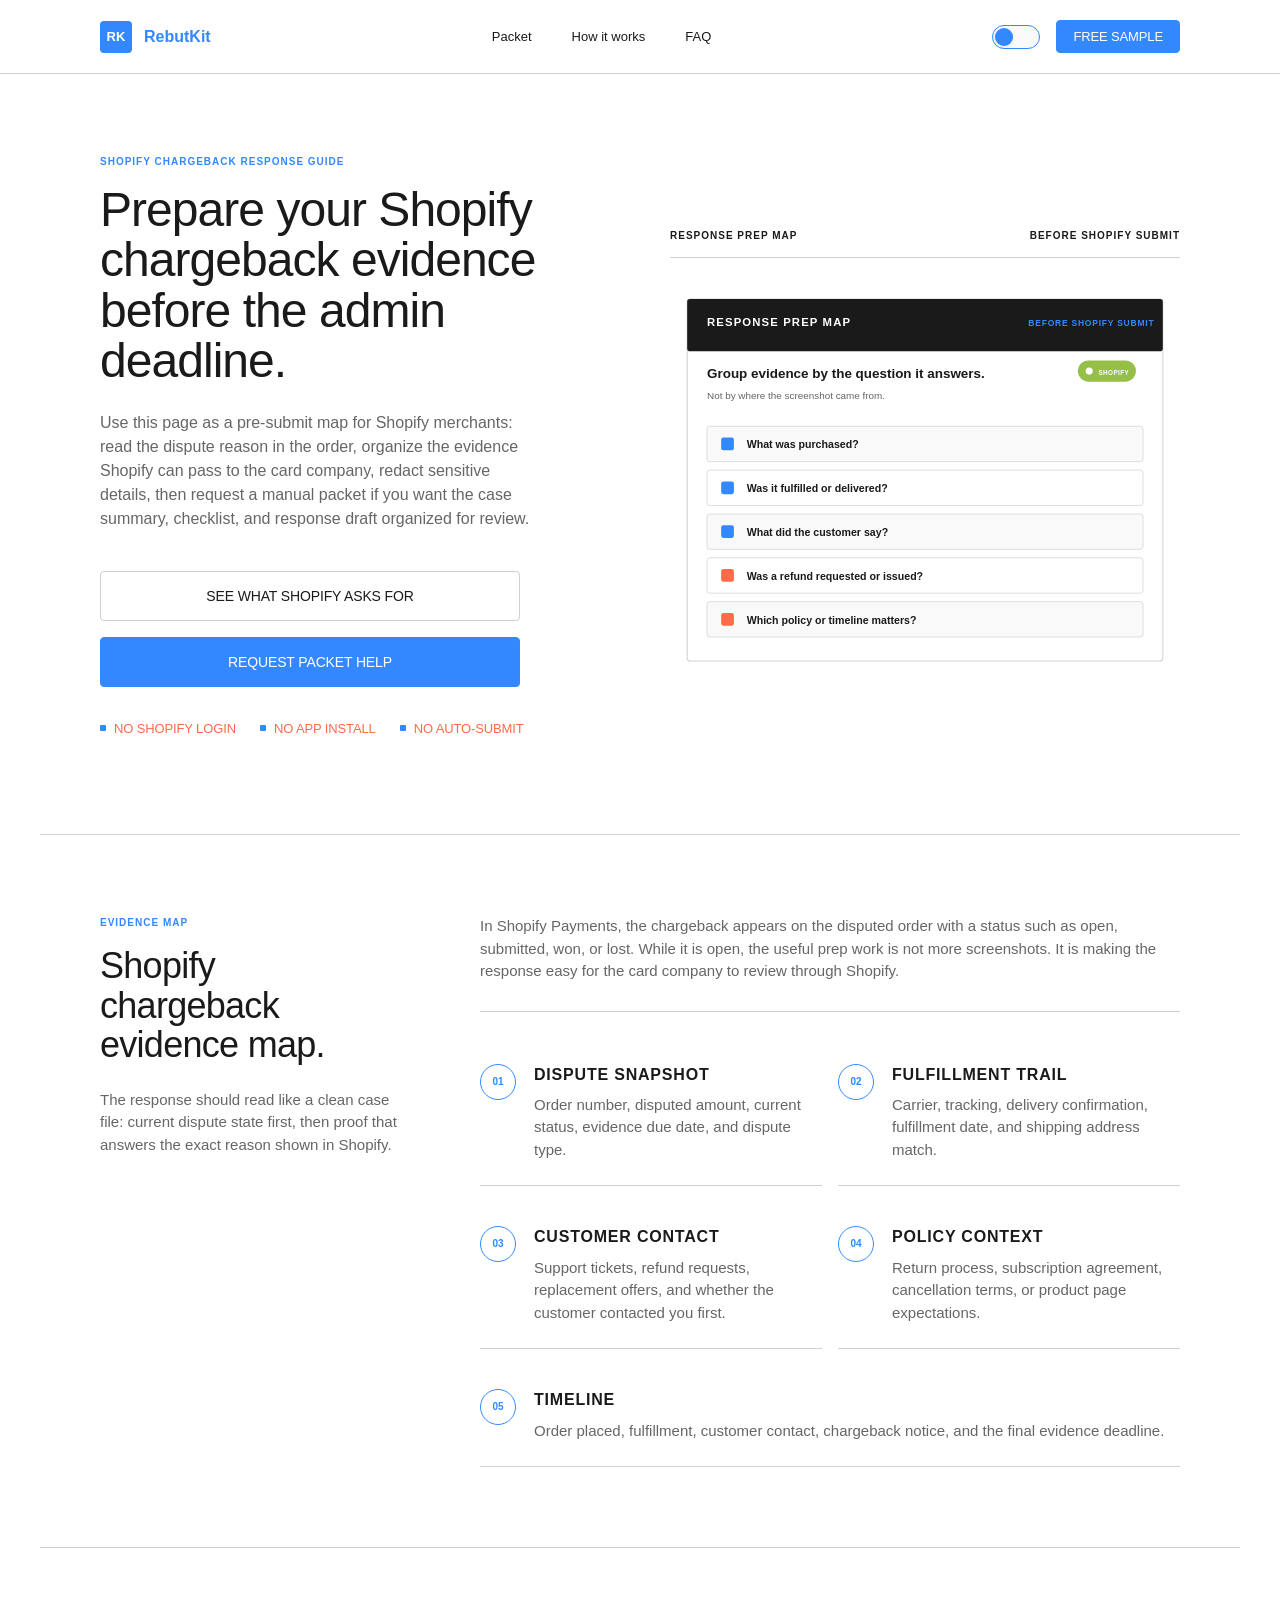
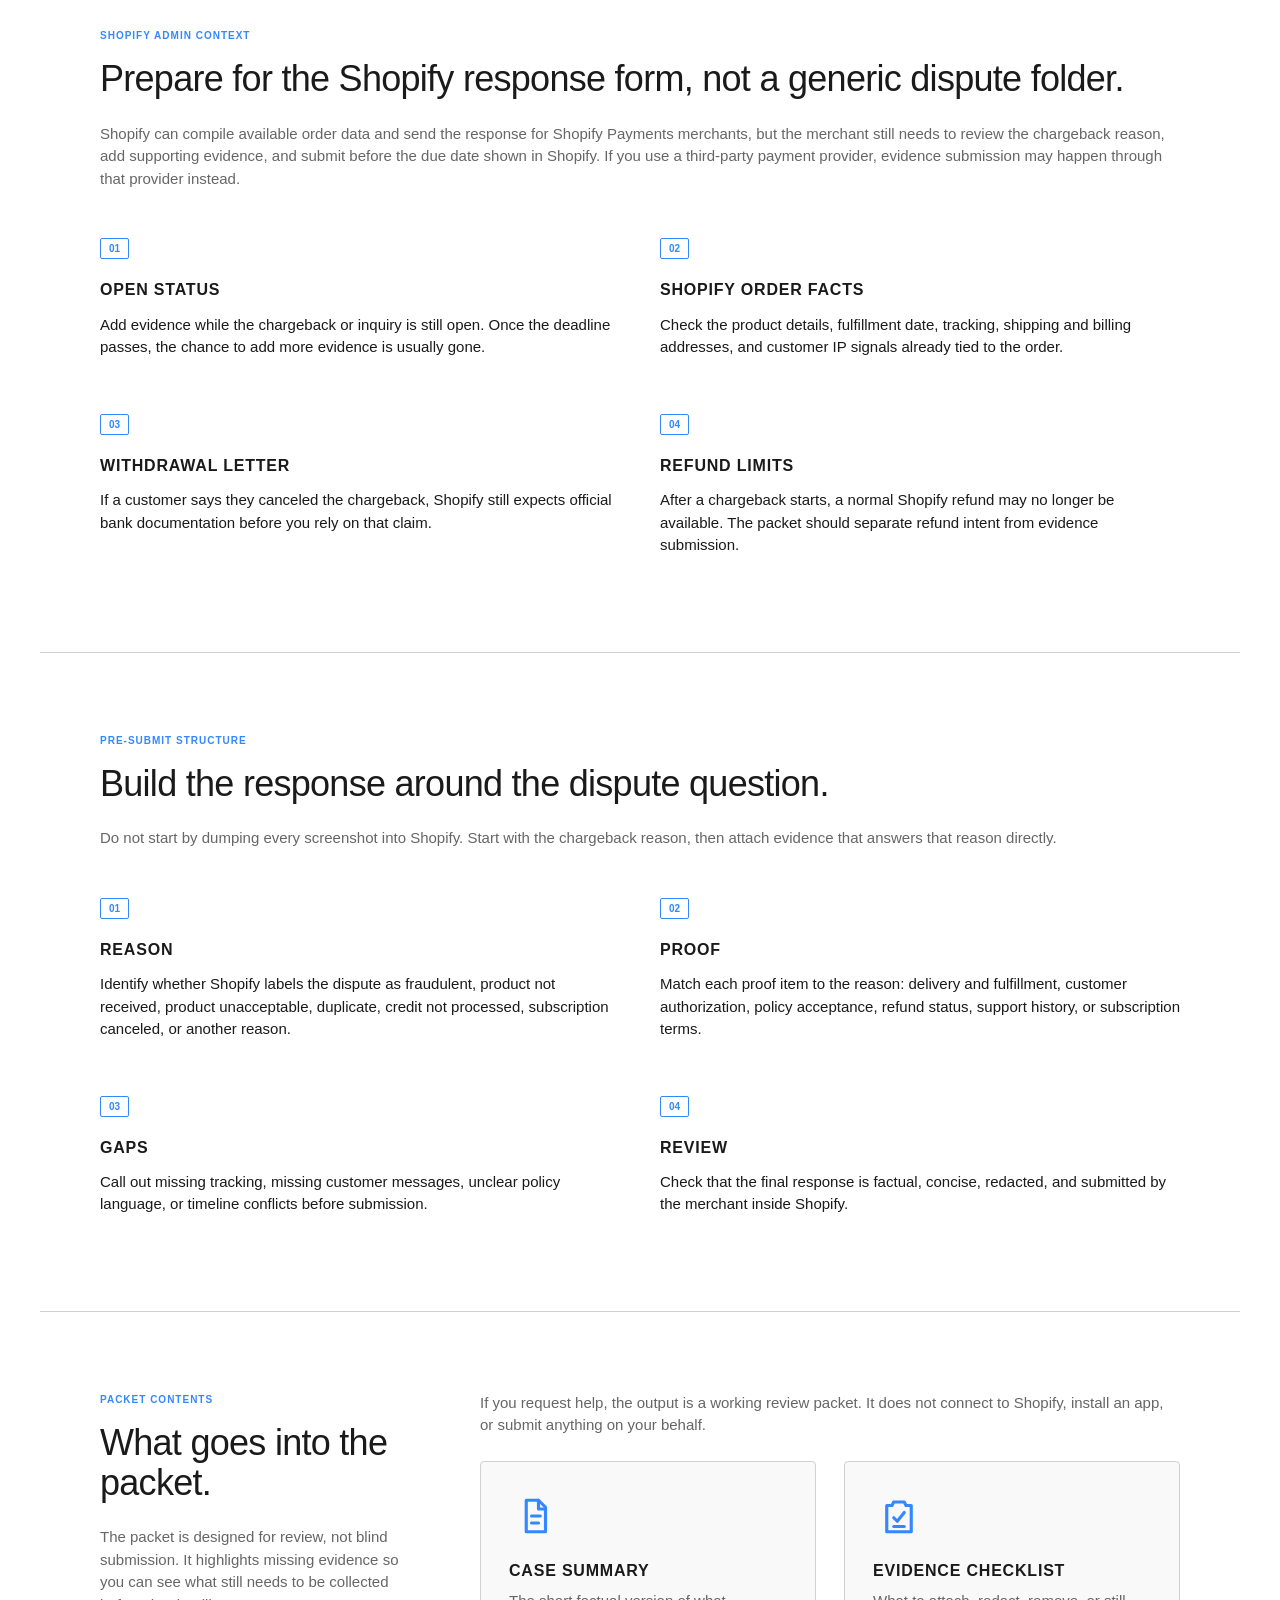
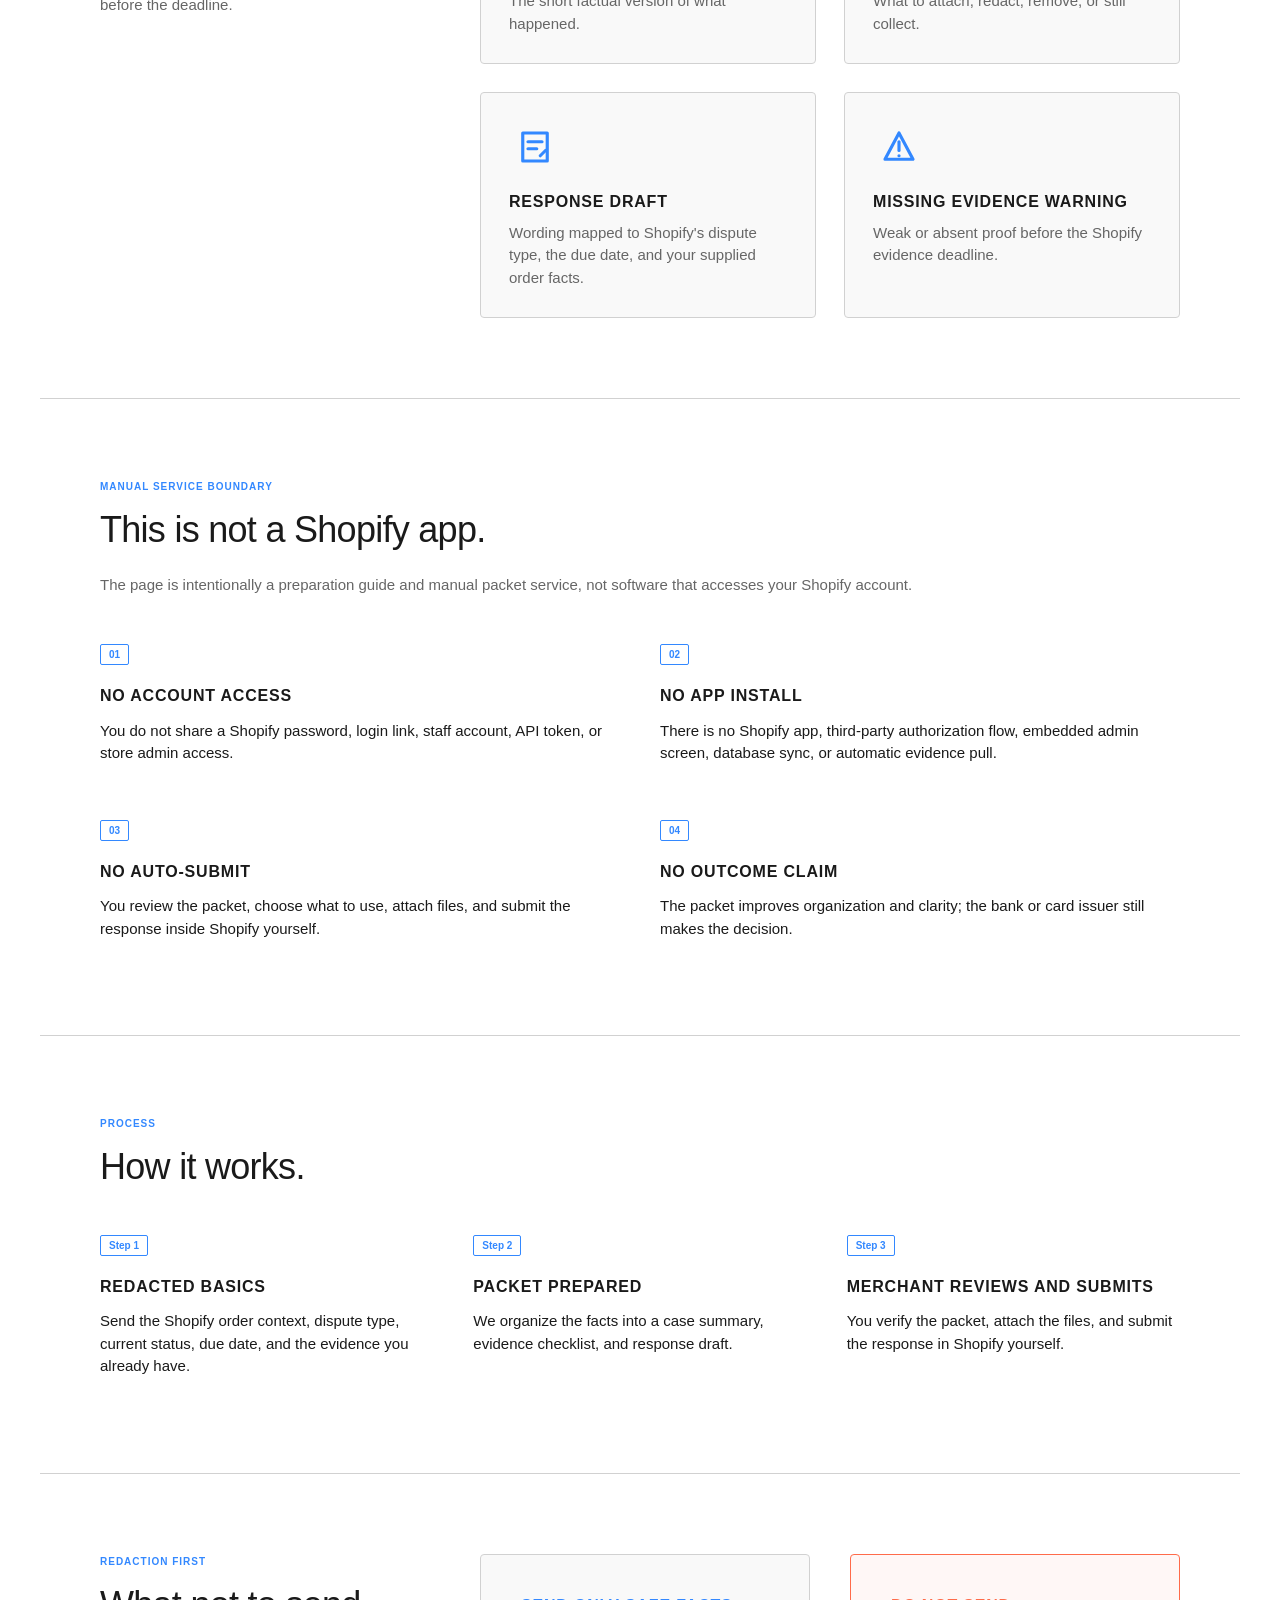
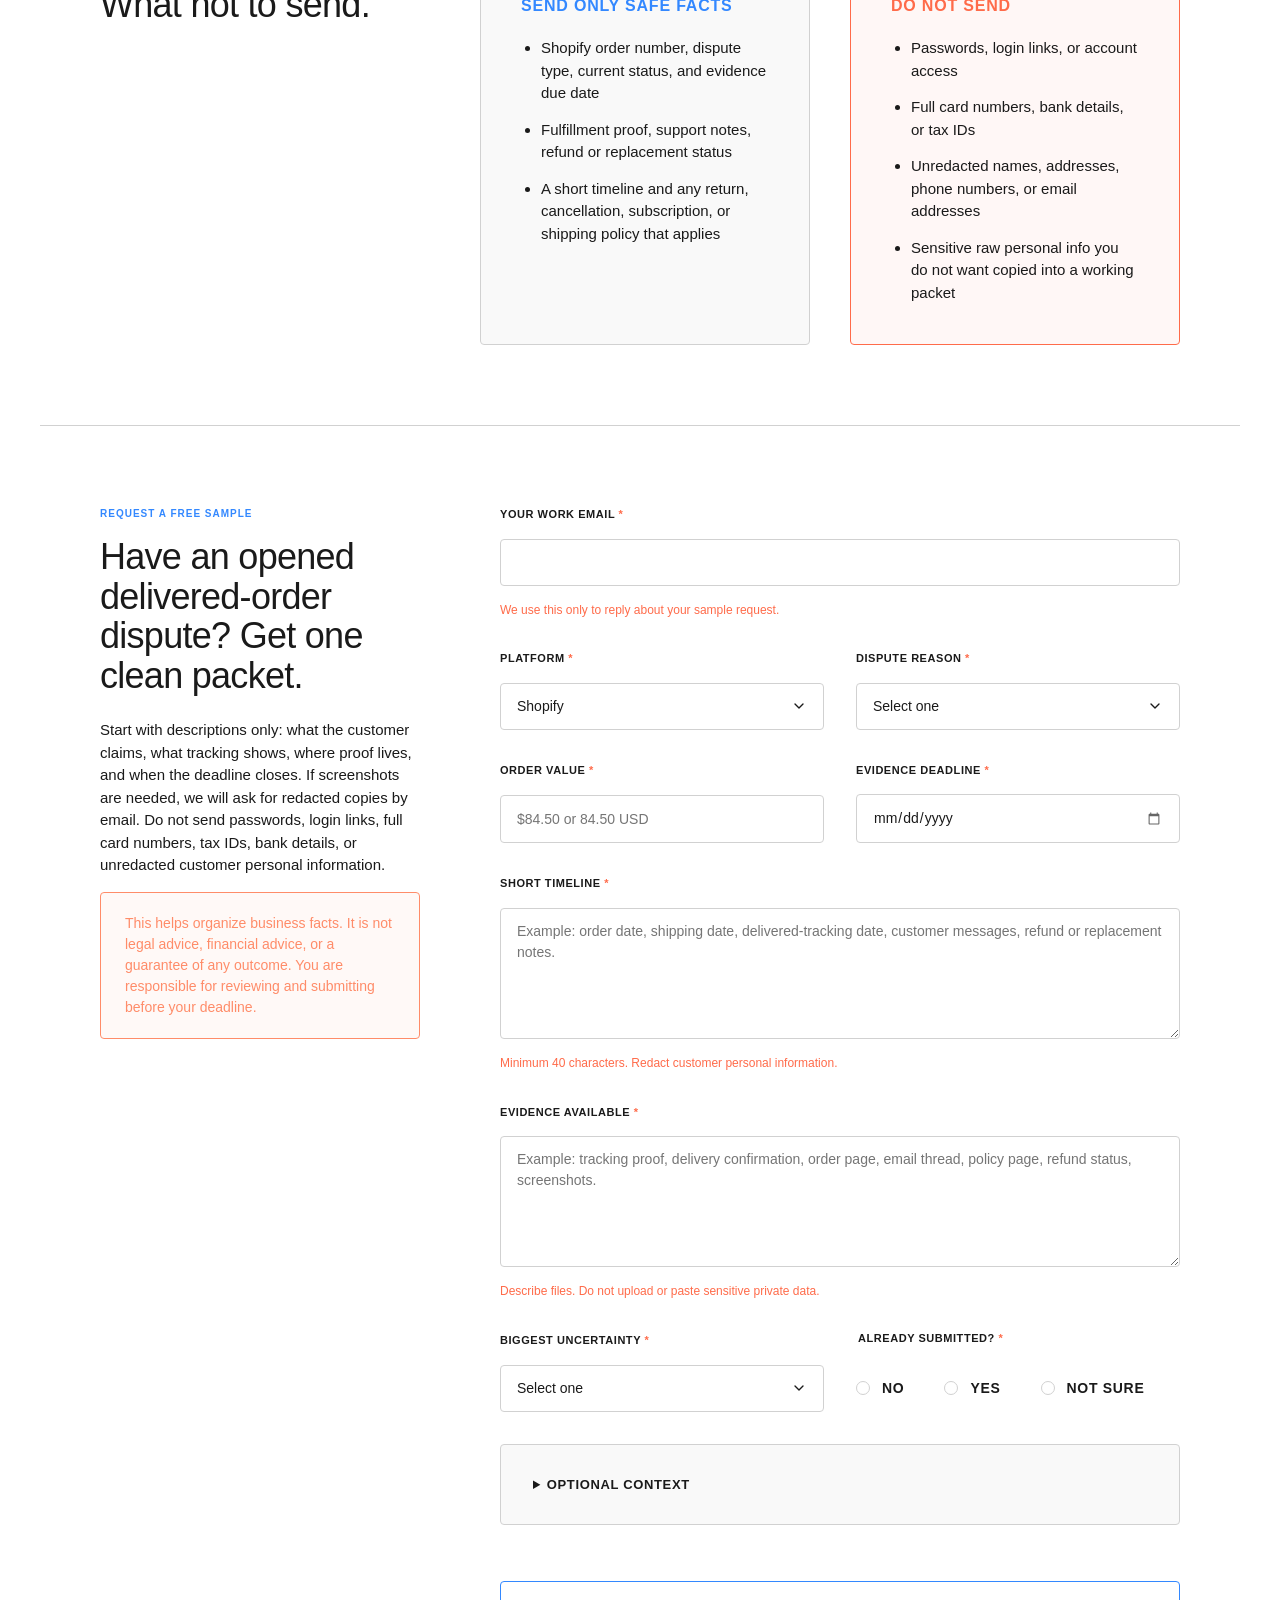
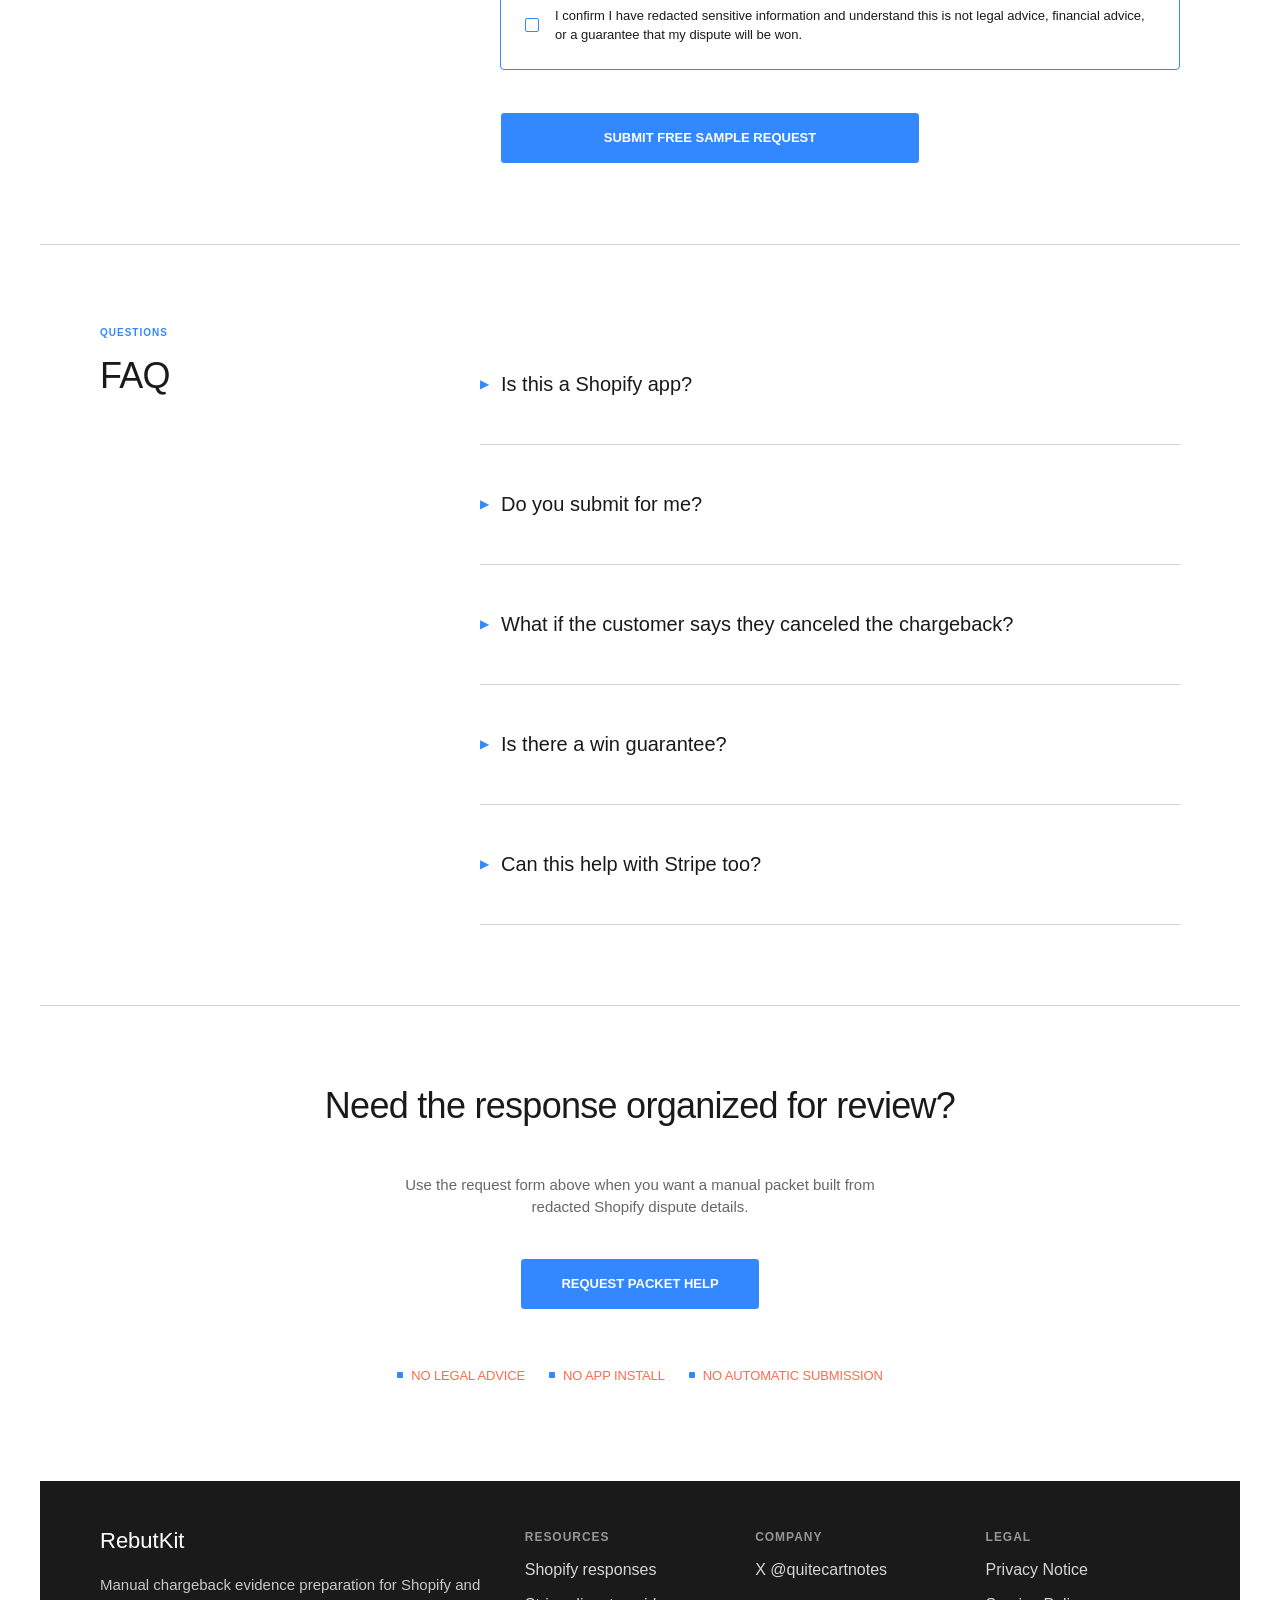
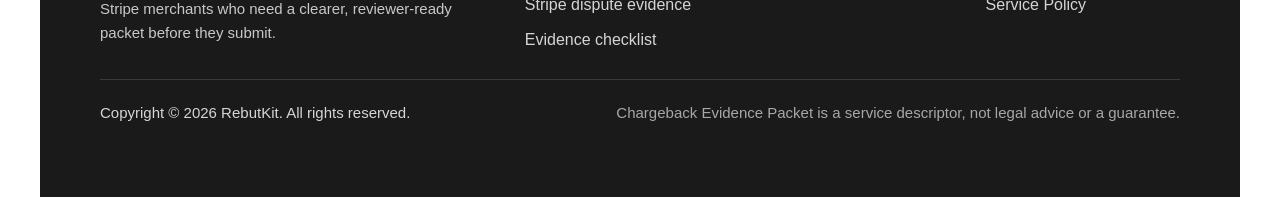
<file: shopify-chargeback-response.html>
<!doctype html>
<html lang="en">
  <head>
    <meta charset="utf-8">
    <meta name="viewport" content="width=device-width, initial-scale=1">
    <meta name="description" content="Shopify merchants preparing a chargeback response can organize Shopify order facts, fulfillment proof, customer communication, refund status, policies, and a response draft before submitting evidence in Shopify.">
    <meta name="keywords" content="Shopify chargeback response, Shopify chargeback evidence, Shopify dispute packet, chargeback checklist, response draft">
    <meta name="robots" content="index,follow,max-image-preview:large,max-snippet:-1,max-video-preview:-1">
    <meta name="theme-color" content="#ffffff">
    <link rel="icon" href="/favicon.svg" type="image/svg+xml">
    <meta name="posthog-key" content="">
    <meta name="posthog-host" content="https://us.i.posthog.com">
    <link rel="canonical" href="https://rebutkit.com/shopify-chargeback-response.html">
    <meta property="og:site_name" content="RebutKit">
    <meta property="og:type" content="website">
    <meta property="og:title" content="Shopify Chargeback Response Evidence Packet | RebutKit">
    <meta property="og:description" content="Shopify merchants can organize Shopify order facts, fulfillment proof, customer communication, refund status, policies, and a response draft before submitting evidence in Shopify.">
    <meta property="og:url" content="https://rebutkit.com/shopify-chargeback-response.html">
    <meta property="og:image" content="https://rebutkit.com/social-share.png">
    <meta property="og:image:alt" content="RebutKit logo on a blue background">
    <meta property="og:image:width" content="1200">
    <meta property="og:image:height" content="630">
    <meta name="twitter:card" content="summary_large_image">
    <meta name="twitter:title" content="Shopify Chargeback Response Evidence Packet | RebutKit">
    <meta name="twitter:description" content="Shopify merchants can organize Shopify order facts, fulfillment proof, customer communication, refund status, policies, and a response draft before submitting evidence in Shopify.">
    <meta name="twitter:image" content="https://rebutkit.com/social-share.png">
    <meta name="twitter:image:alt" content="RebutKit logo on a blue background">
    <title>Shopify Chargeback Response Evidence Packet | RebutKit</title>
    <script type="application/ld+json">
      {
        "@context": "https://schema.org",
        "@graph": [
          {
            "@type": "WebPage",
            "@id": "https://rebutkit.com/shopify-chargeback-response.html#webpage",
            "url": "https://rebutkit.com/shopify-chargeback-response.html",
            "name": "Shopify Chargeback Response Evidence Packet",
            "description": "Shopify merchants preparing a chargeback response can organize Shopify order facts, fulfillment proof, customer communication, refund status, policies, and a response draft before submitting evidence in Shopify."
          },
          {
            "@type": "Service",
            "@id": "https://rebutkit.com/shopify-chargeback-response.html#service",
            "name": "Shopify Chargeback Response Evidence Packet",
            "serviceType": "Shopify chargeback response evidence packet preparation",
            "url": "https://rebutkit.com/shopify-chargeback-response.html",
            "description": "A manual service that organizes redacted Shopify dispute facts into a case summary, evidence checklist, and response draft for merchant review.",
            "provider": {
              "@type": "Organization",
              "name": "RebutKit",
              "url": "https://rebutkit.com/"
            }
          },
          {
            "@type": "FAQPage",
            "@id": "https://rebutkit.com/shopify-chargeback-response.html#faq",
            "mainEntity": [
              {
                "@type": "Question",
                "name": "Is this a Shopify app?",
                "acceptedAnswer": {
                  "@type": "Answer",
                  "text": "No. It is a manual service with no Shopify app install or login requirement."
                }
              },
              {
                "@type": "Question",
                "name": "Do you submit for me?",
                "acceptedAnswer": {
                  "@type": "Answer",
                  "text": "No. We prepare the packet and you review, attach, and submit evidence through Shopify yourself before the due date."
                }
              },
              {
                "@type": "Question",
                "name": "What if the customer says they canceled the chargeback?",
                "acceptedAnswer": {
                  "@type": "Answer",
                  "text": "Ask for official bank documentation and still keep the Shopify evidence response organized. A message from the customer is not the same as bank confirmation."
                }
              },
              {
                "@type": "Question",
                "name": "Is there a win guarantee?",
                "acceptedAnswer": {
                  "@type": "Answer",
                  "text": "No. Shopify does not decide the result, and banks can still rule against a merchant even when evidence is organized clearly."
                }
              },
              {
                "@type": "Question",
                "name": "Can this help with Stripe chargebacks too?",
                "acceptedAnswer": {
                  "@type": "Answer",
                  "text": "Yes. The evidence structure can help with Stripe disputes too, but this page is written for Shopify merchants."
                }
              }
            ]
          }
        ]
      }
    </script>
    <script type="module" crossorigin src="/assets/script-DU8ftMwG.js"></script>
    <link rel="stylesheet" crossorigin href="/assets/script-DR1iH9e7.css">
  </head>
  <body data-default-platform="Shopify">
    <header class="site-header" aria-label="Main navigation">
      <div class="header-container">
        <a class="brand" href="/#top" aria-label="RebutKit home">
          <span class="brand-mark" aria-hidden="true">RK</span>
          <span>RebutKit</span>
        </a>
        <nav class="nav-links" aria-label="Page sections">
          <a href="/#packet">Packet</a>
          <a href="/#how">How it works</a>
          <a href="/#faq">FAQ</a>
        </nav>
        <div class="header-actions">
          <div class="theme-switch-wrapper">
            <button id="theme-toggle" class="theme-toggle-btn" aria-label="Toggle Dark Mode">
              <span class="icon-sun">☀️</span>
              <span class="icon-moon">🌙</span>
            </button>
          </div>
          <a class="btn btn-primary btn-sm" href="/#request">Free sample</a>
        </div>
      </div>
    </header>

    <main id="top">
      <section class="hero" aria-labelledby="hero-title">
        <div class="hero-copy">
          <p class="eyebrow reveal reveal-1">Shopify chargeback response guide</p>
          <h1 id="hero-title" class="reveal reveal-2">Prepare your Shopify chargeback evidence before the admin deadline.</h1>
          <p class="hero-subhead reveal reveal-3">
            Use this page as a pre-submit map for Shopify merchants: read the dispute reason in the order,
            organize the evidence Shopify can pass to the card company, redact sensitive details, then request a
            manual packet if you want the case summary, checklist, and response draft organized for review.
          </p>
          <div class="hero-actions reveal reveal-4">
            <a class="btn btn-secondary" href="#shopify-asks">See what Shopify asks for</a>
            <a class="btn btn-primary" data-track-start href="#request">Request packet help</a>
          </div>
          <ul class="trust-strip reveal reveal-5" aria-label="Boundary notes">
            <li>No Shopify login</li>
            <li>No app install</li>
            <li>No auto-submit</li>
          </ul>
        </div>

        <aside class="packet-visual reveal reveal-3" aria-label="Shopify response preparation map">
          <div class="preview-topline">
            <span>Response prep map</span>
            <span>Before Shopify submit</span>
          </div>
          <img
            src="[data-uri]"
            width="720"
            height="560"
            alt="Response prep map: group evidence by what was purchased, whether it was fulfilled or delivered, what the customer said, whether a refund was requested or issued, and which policy or timeline matters before submitting in Shopify."
          >
        </aside>
      </section>

      <section id="shopify-asks" class="shopify-asks section-grid" aria-labelledby="shopify-asks-title">
        <div class="shopify-asks-intro reveal">
          <p class="section-kicker">Evidence map</p>
          <h2 id="shopify-asks-title">Shopify chargeback evidence map.</h2>
          <p>
            The response should read like a clean case file: current dispute state first, then proof that answers the
            exact reason shown in Shopify.
          </p>
        </div>
        <div class="shopify-asks-board">
          <p class="shopify-asks-summary reveal reveal-1">
            In Shopify Payments, the chargeback appears on the disputed order with a status such as open, submitted,
            won, or lost. While it is open, the useful prep work is not more screenshots. It is making the response
            easy for the card company to review through Shopify.
          </p>
          <div class="evidence-map" aria-label="Shopify chargeback evidence groups">
            <article class="evidence-map-item reveal reveal-2">
              <span class="evidence-map-index">01</span>
              <div>
                <h3>Dispute snapshot</h3>
                <p>Order number, disputed amount, current status, evidence due date, and dispute type.</p>
              </div>
            </article>
            <article class="evidence-map-item reveal reveal-3">
              <span class="evidence-map-index">02</span>
              <div>
                <h3>Fulfillment trail</h3>
                <p>Carrier, tracking, delivery confirmation, fulfillment date, and shipping address match.</p>
              </div>
            </article>
            <article class="evidence-map-item reveal reveal-4">
              <span class="evidence-map-index">03</span>
              <div>
                <h3>Customer contact</h3>
                <p>Support tickets, refund requests, replacement offers, and whether the customer contacted you first.</p>
              </div>
            </article>
            <article class="evidence-map-item reveal reveal-5">
              <span class="evidence-map-index">04</span>
              <div>
                <h3>Policy context</h3>
                <p>Return process, subscription agreement, cancellation terms, or product page expectations.</p>
              </div>
            </article>
            <article class="evidence-map-item evidence-map-item-wide reveal reveal-5">
              <span class="evidence-map-index">05</span>
              <div>
                <h3>Timeline</h3>
                <p>Order placed, fulfillment, customer contact, chargeback notice, and the final evidence deadline.</p>
              </div>
            </article>
          </div>
        </div>
      </section>

      <section id="shopify-admin-context" class="packet-section" aria-labelledby="shopify-admin-context-title">
        <div class="section-heading reveal">
          <p class="section-kicker">Shopify admin context</p>
          <h2 id="shopify-admin-context-title">Prepare for the Shopify response form, not a generic dispute folder.</h2>
          <p>
            Shopify can compile available order data and send the response for Shopify Payments merchants, but the
            merchant still needs to review the chargeback reason, add supporting evidence, and submit before the due
            date shown in Shopify. If you use a third-party payment provider, evidence submission may happen through
            that provider instead.
          </p>
        </div>
        <div class="packet-grid">
          <article class="reveal reveal-1">
            <span class="card-index">01</span>
            <h3>Open status</h3>
            <p>Add evidence while the chargeback or inquiry is still open. Once the deadline passes, the chance to add more evidence is usually gone.</p>
          </article>
          <article class="reveal reveal-2">
            <span class="card-index">02</span>
            <h3>Shopify order facts</h3>
            <p>Check the product details, fulfillment date, tracking, shipping and billing addresses, and customer IP signals already tied to the order.</p>
          </article>
          <article class="reveal reveal-3">
            <span class="card-index">03</span>
            <h3>Withdrawal letter</h3>
            <p>If a customer says they canceled the chargeback, Shopify still expects official bank documentation before you rely on that claim.</p>
          </article>
          <article class="reveal reveal-4">
            <span class="card-index">04</span>
            <h3>Refund limits</h3>
            <p>After a chargeback starts, a normal Shopify refund may no longer be available. The packet should separate refund intent from evidence submission.</p>
          </article>
        </div>
      </section>

      <section id="response-plan" class="packet-section" aria-labelledby="response-plan-title">
        <div class="section-heading reveal">
          <p class="section-kicker">Pre-submit structure</p>
          <h2 id="response-plan-title">Build the response around the dispute question.</h2>
          <p>
            Do not start by dumping every screenshot into Shopify. Start with the chargeback reason, then attach
            evidence that answers that reason directly.
          </p>
        </div>
        <div class="packet-grid">
          <article class="reveal reveal-1">
            <span class="card-index">01</span>
            <h3>Reason</h3>
            <p>Identify whether Shopify labels the dispute as fraudulent, product not received, product unacceptable, duplicate, credit not processed, subscription canceled, or another reason.</p>
          </article>
          <article class="reveal reveal-2">
            <span class="card-index">02</span>
            <h3>Proof</h3>
            <p>Match each proof item to the reason: delivery and fulfillment, customer authorization, policy acceptance, refund status, support history, or subscription terms.</p>
          </article>
          <article class="reveal reveal-3">
            <span class="card-index">03</span>
            <h3>Gaps</h3>
            <p>Call out missing tracking, missing customer messages, unclear policy language, or timeline conflicts before submission.</p>
          </article>
          <article class="reveal reveal-4">
            <span class="card-index">04</span>
            <h3>Review</h3>
            <p>Check that the final response is factual, concise, redacted, and submitted by the merchant inside Shopify.</p>
          </article>
        </div>
      </section>

      <section id="packet" class="section-grid" aria-labelledby="packet-title">
        <div class="section-heading reveal">
          <p class="section-kicker">Packet contents</p>
          <h2 id="packet-title">What goes into the packet.</h2>
          <p>
            The packet is designed for review, not blind submission. It highlights missing evidence so you can see
            what still needs to be collected before the deadline.
          </p>
        </div>
        <div class="section-body">
          <p class="reveal reveal-1">
            If you request help, the output is a working review packet. It does not connect to Shopify, install an
            app, or submit anything on your behalf.
          </p>
          <div class="packet-content-grid" aria-label="Packet contents">
            <article class="packet-content-item reveal reveal-2">
              <span class="packet-content-icon" aria-hidden="true">
                <svg viewBox="0 0 24 24" role="img">
                  <path d="M7 3h7l4 4v14H7z"></path>
                  <path d="M14 3v5h4"></path>
                  <path d="M10 12h5"></path>
                  <path d="M10 16h4"></path>
                </svg>
              </span>
              <h3>Case summary</h3>
              <p>The short factual version of what happened.</p>
            </article>
            <article class="packet-content-item reveal reveal-3">
              <span class="packet-content-icon" aria-hidden="true">
                <svg viewBox="0 0 24 24" role="img">
                  <path d="M9 4h6l1 2h3v15H5V6h3z"></path>
                  <path d="M9 13l2 2 4-5"></path>
                  <path d="M9 18h6"></path>
                </svg>
              </span>
              <h3>Evidence checklist</h3>
              <p>What to attach, redact, remove, or still collect.</p>
            </article>
            <article class="packet-content-item reveal reveal-4">
              <span class="packet-content-icon" aria-hidden="true">
                <svg viewBox="0 0 24 24" role="img">
                  <path d="M5 4h14v16H5z"></path>
                  <path d="M8 9h8"></path>
                  <path d="M8 13h5"></path>
                  <path d="M15 17l3-3"></path>
                </svg>
              </span>
              <h3>Response draft</h3>
              <p>Wording mapped to Shopify's dispute type, the due date, and your supplied order facts.</p>
            </article>
            <article class="packet-content-item reveal reveal-5">
              <span class="packet-content-icon" aria-hidden="true">
                <svg viewBox="0 0 24 24" role="img">
                  <path d="M12 4l8 15H4z"></path>
                  <path d="M12 9v5"></path>
                  <path d="M12 17h.01"></path>
                </svg>
              </span>
              <h3>Missing evidence warning</h3>
              <p>Weak or absent proof before the Shopify evidence deadline.</p>
            </article>
          </div>
        </div>
      </section>

      <section class="packet-section" aria-labelledby="not-a-shopify-app-title">
        <div class="section-heading reveal">
          <p class="section-kicker">Manual service boundary</p>
          <h2 id="not-a-shopify-app-title">This is not a Shopify app.</h2>
          <p>
            The page is intentionally a preparation guide and manual packet service, not software that accesses your
            Shopify account.
          </p>
        </div>
        <div class="packet-grid">
          <article class="reveal reveal-1">
            <span class="card-index">01</span>
            <h3>No account access</h3>
            <p>You do not share a Shopify password, login link, staff account, API token, or store admin access.</p>
          </article>
          <article class="reveal reveal-2">
            <span class="card-index">02</span>
            <h3>No app install</h3>
            <p>There is no Shopify app, third-party authorization flow, embedded admin screen, database sync, or automatic evidence pull.</p>
          </article>
          <article class="reveal reveal-3">
            <span class="card-index">03</span>
            <h3>No auto-submit</h3>
            <p>You review the packet, choose what to use, attach files, and submit the response inside Shopify yourself.</p>
          </article>
          <article class="reveal reveal-4">
            <span class="card-index">04</span>
            <h3>No outcome claim</h3>
            <p>The packet improves organization and clarity; the bank or card issuer still makes the decision.</p>
          </article>
        </div>
      </section>

      <section id="how" class="steps-section" aria-labelledby="how-title">
        <div class="section-heading compact reveal">
          <p class="section-kicker">Process</p>
          <h2 id="how-title">How it works.</h2>
        </div>
        <div class="steps">
          <article class="reveal reveal-1">
            <span>Step 1</span>
            <h3>Redacted basics</h3>
            <p>Send the Shopify order context, dispute type, current status, due date, and the evidence you already have.</p>
          </article>
          <article class="reveal reveal-2">
            <span>Step 2</span>
            <h3>Packet prepared</h3>
            <p>We organize the facts into a case summary, evidence checklist, and response draft.</p>
          </article>
          <article class="reveal reveal-3">
            <span>Step 3</span>
            <h3>Merchant reviews and submits</h3>
            <p>You verify the packet, attach the files, and submit the response in Shopify yourself.</p>
          </article>
        </div>
      </section>

      <section id="send" class="send-section section-grid" aria-labelledby="send-title">
        <div class="reveal">
          <p class="section-kicker">Redaction first</p>
          <h2 id="send-title">What not to send.</h2>
        </div>
        <div class="send-columns">
          <div class="reveal reveal-1">
            <h3>Send only safe facts</h3>
            <ul>
              <li>Shopify order number, dispute type, current status, and evidence due date</li>
              <li>Fulfillment proof, support notes, refund or replacement status</li>
              <li>A short timeline and any return, cancellation, subscription, or shipping policy that applies</li>
            </ul>
          </div>
          <div class="warning-box reveal reveal-2">
            <h3>Do not send</h3>
            <ul>
              <li>Passwords, login links, or account access</li>
              <li>Full card numbers, bank details, or tax IDs</li>
              <li>Unredacted names, addresses, phone numbers, or email addresses</li>
              <li>Sensitive raw personal info you do not want copied into a working packet</li>
            </ul>
          </div>
        </div>
      </section>

      <section id="request" class="form-section" aria-labelledby="form-title">
        <div class="form-intro reveal">
          <p class="section-kicker">Request a free sample</p>
          <h2 id="form-title">Have an opened delivered-order dispute? Get one clean packet.</h2>
          <p>
            Start with descriptions only: what the customer claims, what tracking shows, where proof lives, and when
            the deadline closes. If screenshots are needed, we will ask for redacted copies by email. Do not send
            passwords, login links, full card numbers, tax IDs, bank details, or unredacted customer personal information.
          </p>
          <p class="disclaimer">
            This helps organize business facts. It is not legal advice, financial advice, or a guarantee of any outcome.
            You are responsible for reviewing and submitting before your deadline.
          </p>
        </div>
      
        <form
          name="sample-request-v2"
          method="POST"
          action="https://codefreeform.com/api/contact-api/"
          data-form-endpoint="https://codefreeform.com/api/contact-api/"
          data-form-inbox="chargebackpacketops@gmail.com"
          netlify-honeypot="bot-field"
          class="sample-form"
        >
          <input type="hidden" name="form-name" value="sample-request-v2">
          <input type="hidden" name="access_key" value="57E8BF">
          <input type="hidden" name="subject" value="New RebutKit sample request">
          <input type="hidden" name="from_name" value="RebutKit">
          <input type="hidden" name="_subject" value="New RebutKit sample request">
          <input type="hidden" name="_template" value="table">
          <input type="hidden" name="redirect" value="https://rebutkit.com/thanks.html">
          <input type="text" name="_honey" class="hidden-field" tabindex="-1" autocomplete="off" aria-hidden="true">
          <p class="hidden-field">
            <label>Do not fill this out: <input name="bot-field" autocomplete="off"></label>
          </p>
          <input type="hidden" name="utm_source" value="">
          <input type="hidden" name="utm_medium" value="">
          <input type="hidden" name="utm_campaign" value="">
          <input type="hidden" name="landing_variant" value="d2-delivered-order-wedge-v1">
      
          <div class="form-field">
            <label for="email" class="required">Your work email</label>
            <input id="email" name="email" type="email" autocomplete="email" required>
            <small>We use this only to reply about your sample request.</small>
          </div>
      
          <div class="field-row">
            <div class="form-field">
              <label for="platform" class="required">Platform</label>
              <select id="platform" name="platform" required>
                <option value="">Select one</option>
                <option>Shopify</option>
                <option>Shopify Payments</option>
                <option>Stripe</option>
                <option>PayPal</option>
                <option>Other</option>
              </select>
            </div>
            <div class="form-field">
              <label for="dispute_reason" class="required">Dispute reason</label>
              <select id="dispute_reason" name="dispute_reason" required>
                <option value="">Select one</option>
                <option value="item_not_received">Item not received</option>
                <option value="fraudulent_no_authorization">Friendly fraud / no authorization</option>
                <option value="product_unacceptable">Product unacceptable</option>
                <option value="subscription_cancelled">Subscription cancelled</option>
                <option value="duplicate">Duplicate</option>
                <option value="credit_not_processed">Credit not processed</option>
                <option value="not_sure">Not sure</option>
                <option value="other">Other</option>
              </select>
            </div>
          </div>
      
          <div class="field-row">
            <div class="form-field">
              <label for="order_value" class="required">Order value</label>
              <input id="order_value" name="order_value" type="text" placeholder="$84.50 or 84.50 USD" required>
            </div>
            <div class="form-field">
              <label for="submission_deadline" class="required">Evidence deadline</label>
              <input id="submission_deadline" name="submission_deadline" type="date" required>
            </div>
          </div>
      
          <div class="form-field">
            <label for="timeline" class="required">Short timeline</label>
            <textarea
              id="timeline"
              name="timeline"
              rows="5"
              minlength="40"
              required
              placeholder="Example: order date, shipping date, delivered-tracking date, customer messages, refund or replacement notes."
            ></textarea>
            <small>Minimum 40 characters. Redact customer personal information.</small>
          </div>
      
          <div class="form-field">
            <label for="evidence_available" class="required">Evidence available</label>
            <textarea
              id="evidence_available"
              name="evidence_available"
              rows="5"
              minlength="40"
              required
              placeholder="Example: tracking proof, delivery confirmation, order page, email thread, policy page, refund status, screenshots."
            ></textarea>
            <small>Describe files. Do not upload or paste sensitive private data.</small>
          </div>
      
          <div class="field-row">
            <div class="form-field">
              <label for="biggest_uncertainty" class="required">Biggest uncertainty</label>
              <select id="biggest_uncertainty" name="biggest_uncertainty" required>
                <option value="">Select one</option>
                <option value="what_evidence_matters">What evidence matters</option>
                <option value="how_to_write_response">How to write the response</option>
                <option value="missing_proof">What proof is missing</option>
                <option value="fight_or_accept">Whether to fight or accept</option>
                <option value="deadline">Deadline pressure</option>
              </select>
            </div>
            <fieldset class="form-field radio-field">
              <legend class="required">Already submitted?</legend>
              <div class="radio-options">
                <label><input type="radio" name="already_submitted" value="no" required> No</label>
                <label><input type="radio" name="already_submitted" value="yes"> Yes</label>
                <label><input type="radio" name="already_submitted" value="not_sure"> Not sure</label>
              </div>
            </fieldset>
          </div>
      
          <details class="optional-fields">
            <summary>Optional context</summary>
            <div class="optional-content">
              <div class="field-row">
                <div class="form-field">
                  <label for="dispute_fee_optional">Dispute fee if known</label>
                  <input id="dispute_fee_optional" name="dispute_fee_optional" type="text">
                </div>
                <div class="form-field">
                  <label for="paid_packet_interest_optional">Would you consider a paid packet later?</label>
                  <select id="paid_packet_interest_optional" name="paid_packet_interest_optional">
                    <option value="">Select one</option>
                    <option value="yes_basic">$19 Basic if useful</option>
                    <option value="yes_full">$29 Full if useful</option>
                    <option value="maybe">Maybe</option>
                    <option value="no">No</option>
                  </select>
                </div>
              </div>
              <div class="form-field">
                <label for="customer_contact_optional">Customer contact notes</label>
                <textarea id="customer_contact_optional" name="customer_contact_optional" rows="3"></textarea>
              </div>
              <div class="form-field">
                <label for="refund_status_optional">Refund or replacement status</label>
                <textarea id="refund_status_optional" name="refund_status_optional" rows="3"></textarea>
              </div>
              <label class="check-field">
                <input
                  type="checkbox"
                  name="anonymized_sample_permission_optional"
                  value="yes"
                >
                You may use an anonymized version of this case to improve future sample packets.
              </label>
            </div>
          </details>
      
          <label class="check-field consent">
            <input id="consent_checkbox" type="checkbox" name="consent_checkbox" value="yes" required>
            I confirm I have redacted sensitive information and understand this is not legal advice, financial advice, or
            a guarantee that my dispute will be won.
          </label>
      
          <p class="form-error" role="alert" hidden></p>
          <button class="button button-primary submit-button" type="submit">Submit free sample request</button>
        </form>
      </section>

      <section id="faq" class="faq-section section-grid" aria-labelledby="faq-title">
        <div class="reveal">
          <p class="section-kicker">Questions</p>
          <h2 id="faq-title">FAQ</h2>
        </div>
        <div class="faq-list">
          <details class="reveal reveal-1">
            <summary>Is this a Shopify app?</summary>
            <p>No. It is a manual service, not an app install, embedded admin screen, Shopify login flow, or automatic pull from your store.</p>
          </details>
          <details class="reveal reveal-2">
            <summary>Do you submit for me?</summary>
            <p>No. We prepare the packet and you review, attach, and submit evidence through Shopify yourself before the due date.</p>
          </details>
          <details class="reveal reveal-3">
            <summary>What if the customer says they canceled the chargeback?</summary>
            <p>Ask for official bank documentation and still keep the Shopify evidence response organized. A message from the customer is not the same as bank confirmation.</p>
          </details>
          <details class="reveal reveal-3">
            <summary>Is there a win guarantee?</summary>
            <p>No. Shopify does not decide the result, and banks can still rule against a merchant even when evidence is organized clearly.</p>
          </details>
          <details class="reveal reveal-4">
            <summary>Can this help with Stripe too?</summary>
            <p>Yes. The evidence structure can still help with Stripe disputes, but this page is tuned for Shopify merchants.</p>
          </details>
        </div>
      </section>

      <section class="final-cta reveal" aria-labelledby="final-title">
        <h2 id="final-title">Need the response organized for review?</h2>
        <p>Use the request form above when you want a manual packet built from redacted Shopify dispute details.</p>
        <a class="button button-primary" data-track-start href="#request">Request packet help</a>
        <ul class="trust-strip reveal" style="justify-content: center; border-top: none; padding-top: 0; margin-top: 32px; list-style: none;">
          <li>No legal advice</li>
          <li>No app install</li>
          <li>No automatic submission</li>
        </ul>
      </section>
    </main>

    <footer class="site-footer">
      <div class="footer-grid">
        <section class="footer-brand" aria-labelledby="footer-brand-title">
          <h2 id="footer-brand-title">RebutKit</h2>
          <p>
            Manual chargeback evidence preparation for Shopify and Stripe merchants who need a clearer, reviewer-ready
            packet before they submit.
          </p>
        </section>
    
        <nav class="footer-column" aria-label="Resources">
          <h3>Resources</h3>
          <a href="/shopify-chargeback-response.html">Shopify responses</a>
          <a href="/stripe-dispute-evidence.html">Stripe dispute evidence</a>
          <a href="/chargeback-checklist.html">Evidence checklist</a>
        </nav>
    
        <nav class="footer-column" aria-label="Company">
          <h3>Company</h3>
          <a href="https://x.com/quitecartnotes" target="_blank" rel="noopener noreferrer">X @quitecartnotes</a>
        </nav>
    
        <nav class="footer-column" aria-label="Legal">
          <h3>Legal</h3>
          <button type="button" data-modal-target="privacy-policy">Privacy Notice</button>
          <button type="button" data-modal-target="service-policy">Service Policy</button>
        </nav>
      </div>
    
      <div class="footer-bottom">
        <p class="footer-copyright">Copyright &copy; 2026 RebutKit. All rights reserved.</p>
        <p>Chargeback Evidence Packet is a service descriptor, not legal advice or a guarantee.</p>
      </div>
    
      <dialog class="policy-dialog" id="privacy-policy" aria-labelledby="privacy-policy-title">
        <article>
          <header>
            <div>
              <p class="dialog-kicker">RebutKit</p>
              <h2 id="privacy-policy-title">Privacy Notice</h2>
            </div>
            <button type="button" class="dialog-close" data-modal-close aria-label="Close privacy policy">Close</button>
          </header>
          <p class="dialog-updated">Last updated: May 21, 2026</p>
          <p>
            RebutKit collects the information you choose to submit through the sample request form or direct contact. This
            may include your email address, commerce platform, dispute context, deadline, timeline, and redacted evidence
            notes.
          </p>
          <p>
            We use submitted information to review your request, respond by email, prepare manual evidence-organization
            guidance, and improve the workflow. Do not send account credentials, API keys, payment card data, or unredacted
            customer personal information.
          </p>
          <p>
            We do not sell submitted request information. Site analytics are configured without session recording and are
            used to understand page and form behavior, not to collect sensitive dispute evidence.
          </p>
          <p>
            Form submissions may be processed by a form-handling provider so RebutKit can receive and reply to sample
            requests by email.
          </p>
        </article>
      </dialog>
    
      <dialog class="policy-dialog" id="service-policy" aria-labelledby="service-policy-title">
        <article>
          <header>
            <div>
              <p class="dialog-kicker">RebutKit</p>
              <h2 id="service-policy-title">Service Policy</h2>
            </div>
            <button type="button" class="dialog-close" data-modal-close aria-label="Close service policy">Close</button>
          </header>
          <p class="dialog-updated">Last updated: May 21, 2026</p>
          <p>
            RebutKit provides manual evidence organization support for merchants preparing their own chargeback response. We
            do not provide legal, financial, banking, tax, or platform compliance advice.
          </p>
          <p>
            We do not log into Shopify, Stripe, payment processors, banks, or merchant accounts. We do not submit disputes,
            automate responses, contact processors on your behalf, or guarantee any result.
          </p>
          <p>
            Merchants remain responsible for checking processor deadlines, verifying all facts, deciding what to submit, and
            submitting evidence through their own platform or processor dashboard.
          </p>
        </article>
      </dialog>
    </footer>
    <script>
      const toggle = document.getElementById('theme-toggle');
      const doc = document.documentElement;
    
      // Default to light mode explicitly on first load
      const savedTheme = localStorage.getItem('theme');
      if (savedTheme === 'dark') {
          doc.classList.add('dark');
          doc.classList.remove('light');
      } else {
          doc.classList.add('light');
          doc.classList.remove('dark');
      }
    
      toggle && toggle.addEventListener('click', () => {
        const isDark = doc.classList.contains('dark');
        if (isDark) {
          doc.classList.remove('dark');
          doc.classList.add('light');
          localStorage.setItem('theme', 'light');
        } else {
          doc.classList.add('dark');
          doc.classList.remove('light');
          localStorage.setItem('theme', 'dark');
        }
      });
    
      // Intersection Observer for Scroll Animations
      const observerOptions = {
        threshold: 0.1,
        rootMargin: '0px 0px -50px 0px'
      };
    
      const observer = new IntersectionObserver((entries) => {
        entries.forEach(entry => {
          if (entry.isIntersecting) {
            entry.target.classList.add('active'); // We can use .active or just let .reveal trigger
            // If we use JS to trigger:
            entry.target.style.animationPlayState = 'running';
            observer.unobserve(entry.target);
          }
        });
      }, observerOptions);
    
      document.querySelectorAll('.reveal').forEach(el => {
        // el.style.animationPlayState = 'paused'; // Optional: pause until seen
        observer.observe(el);
      });
    </script>
  </body>
</html>
</file>
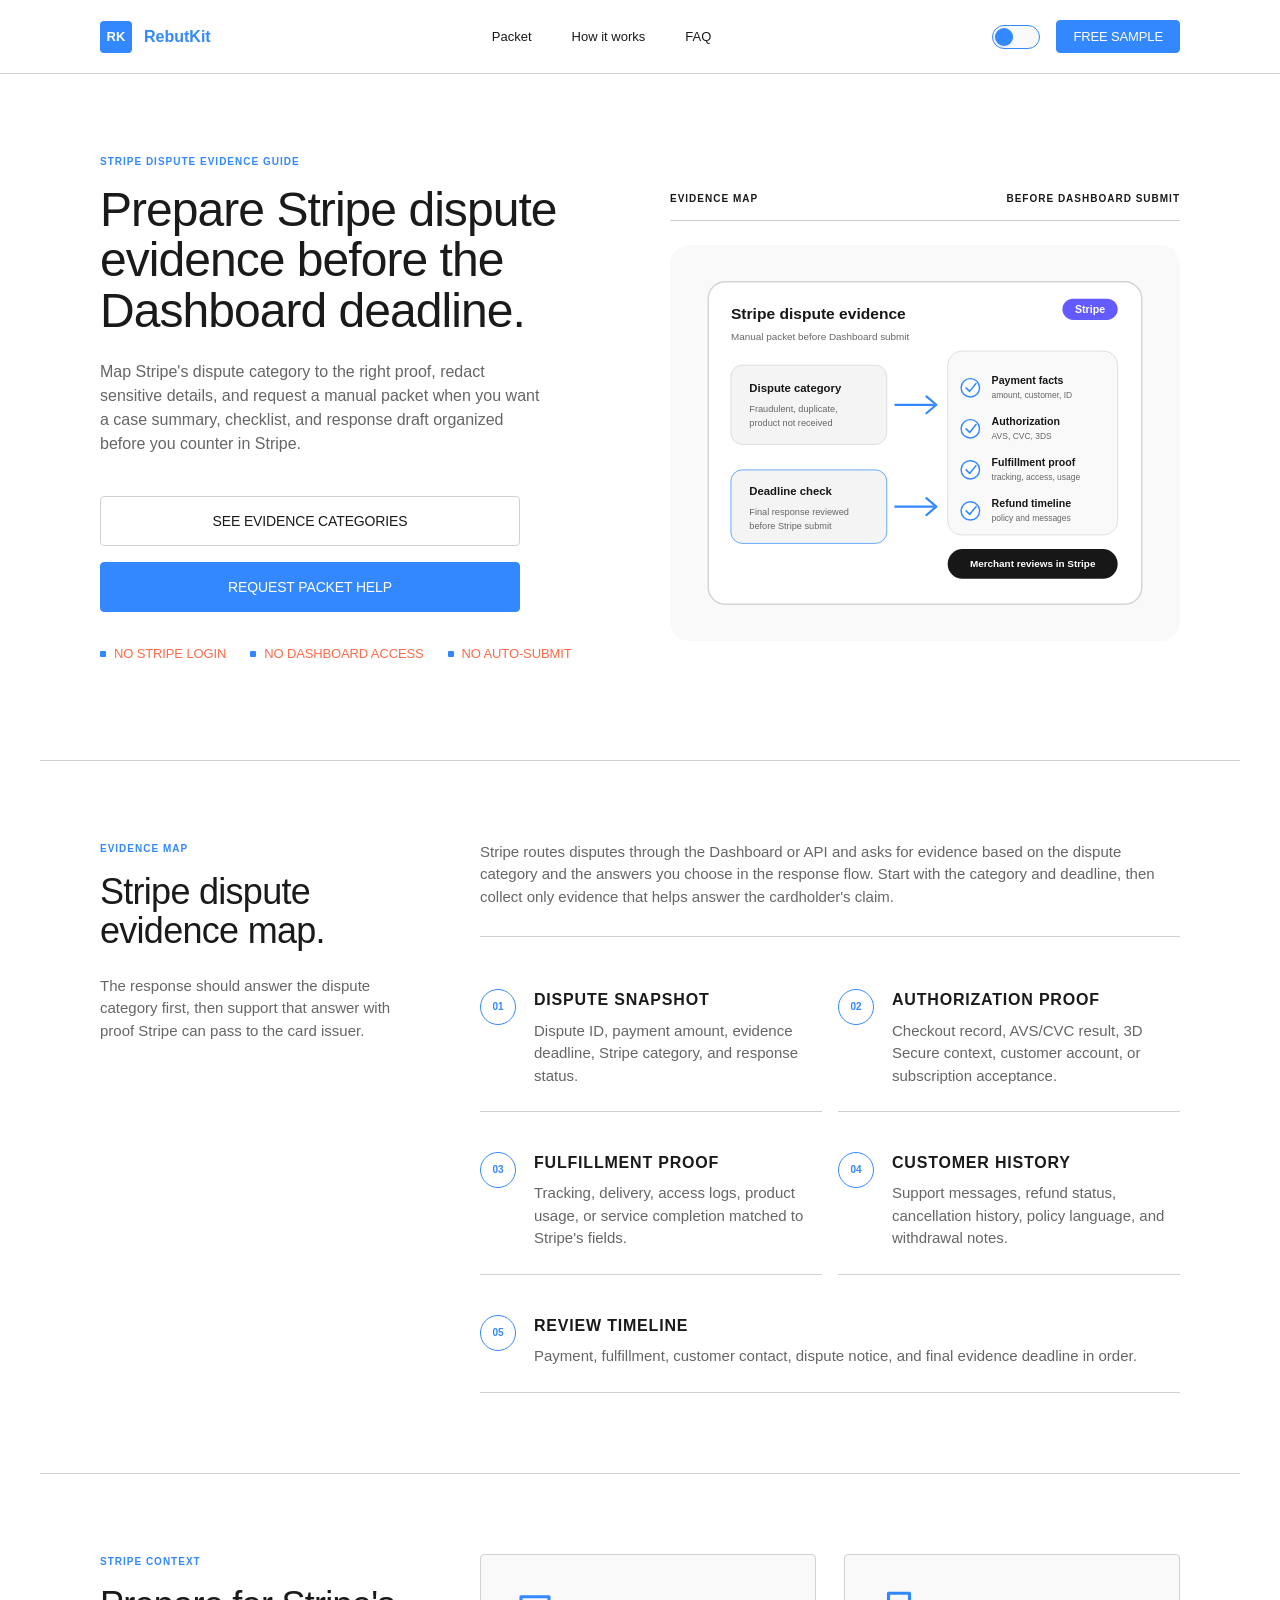
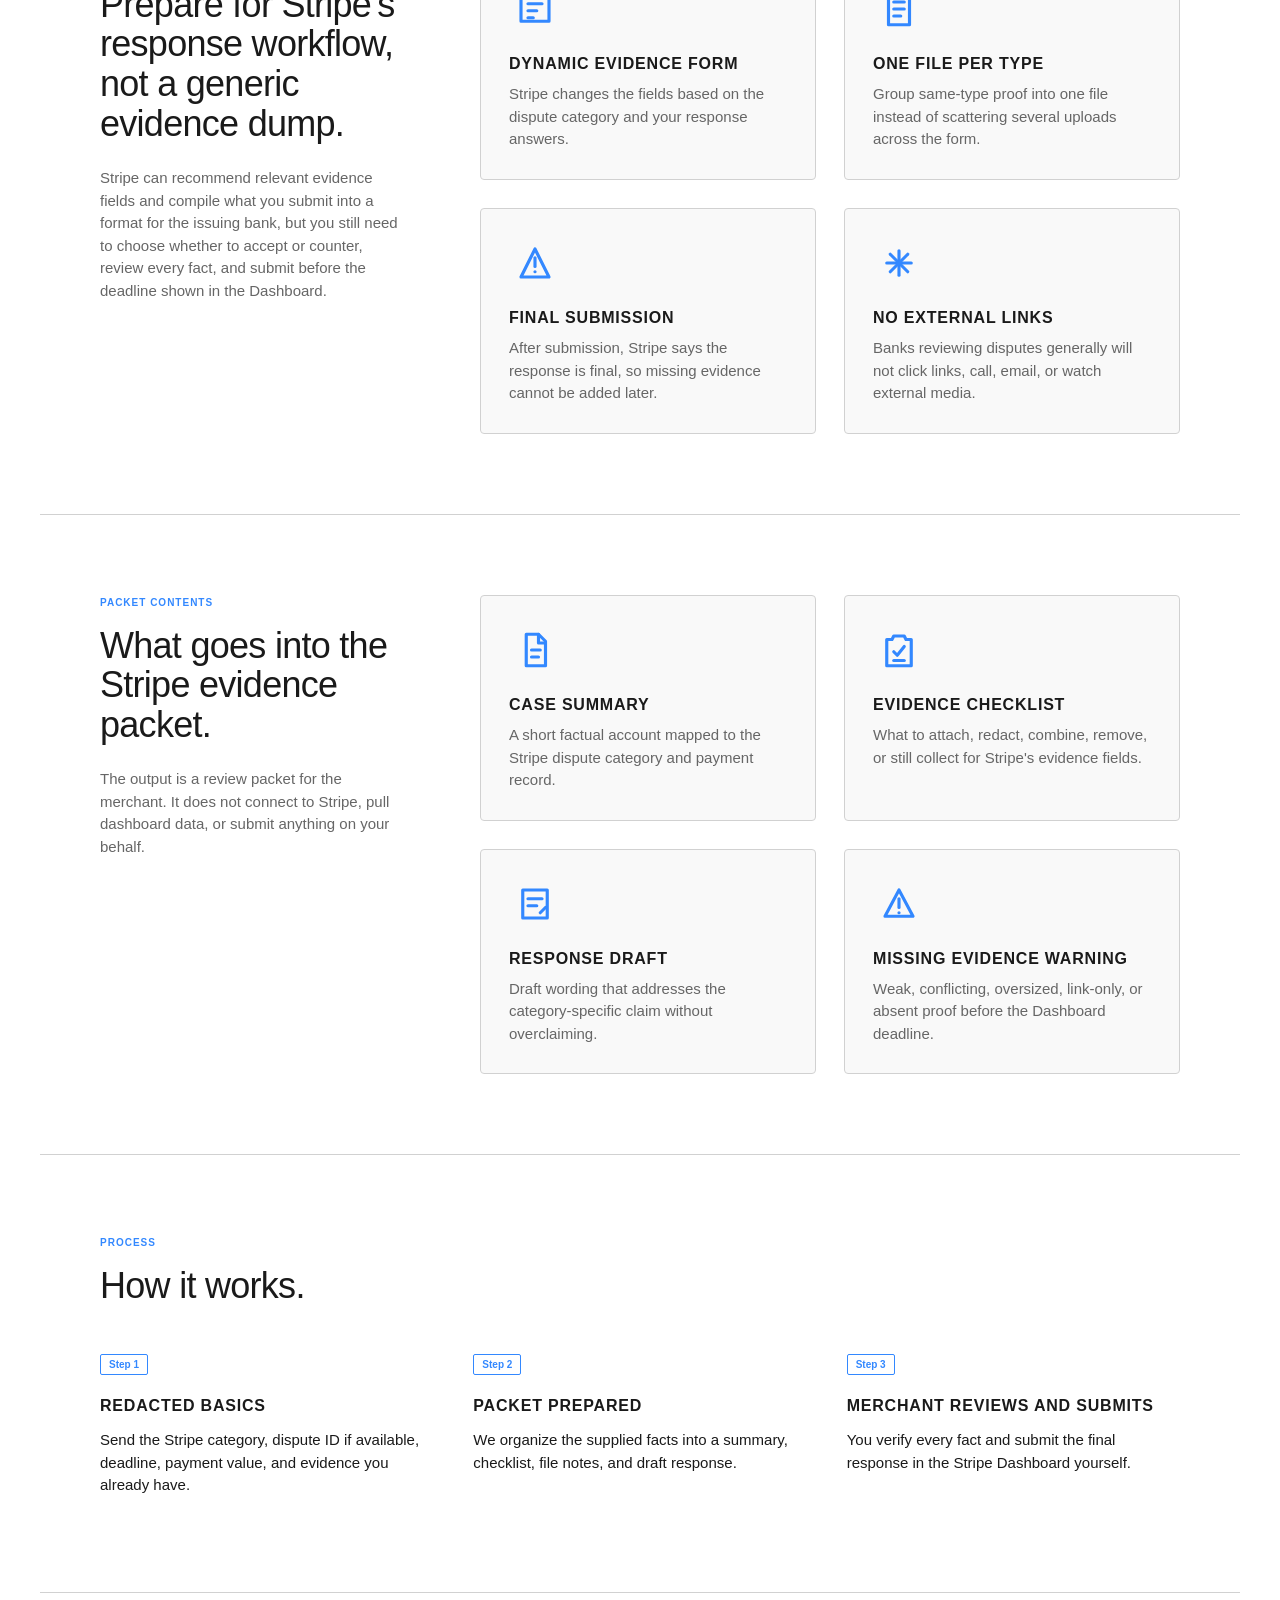
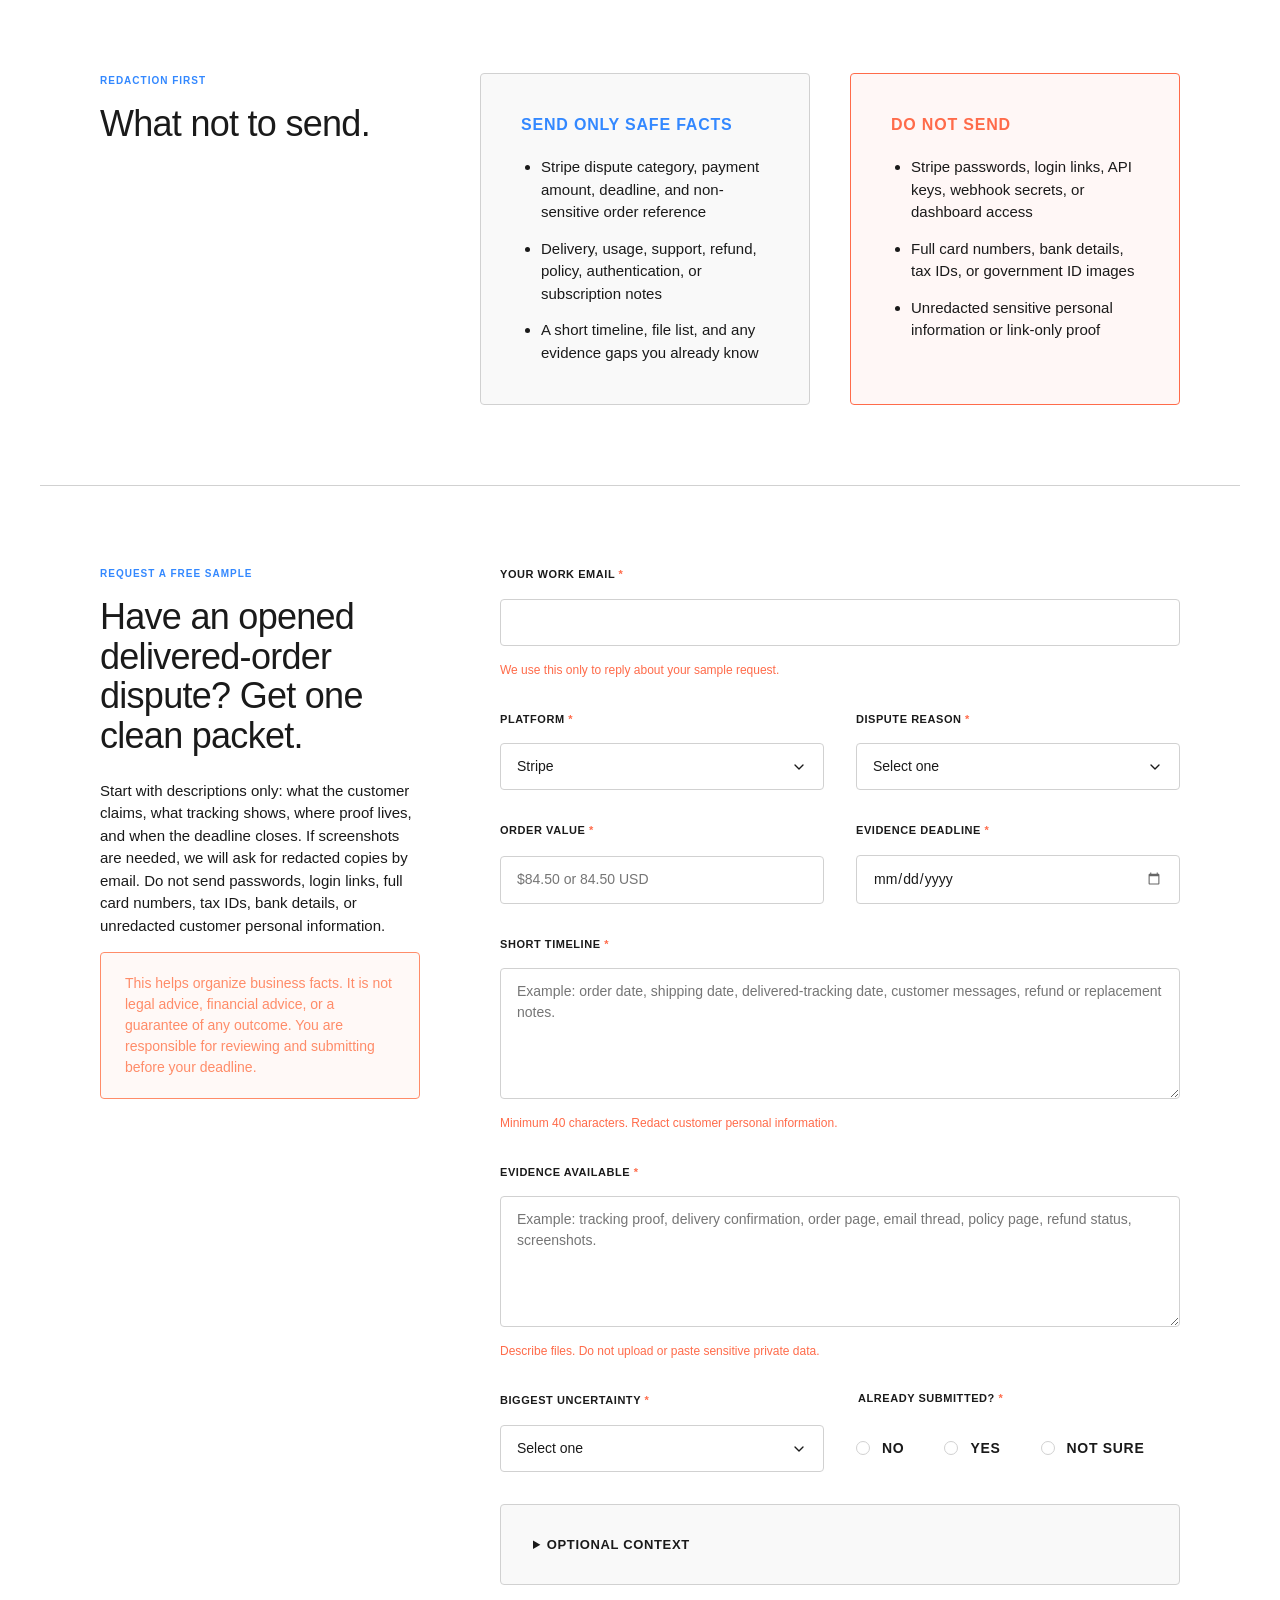
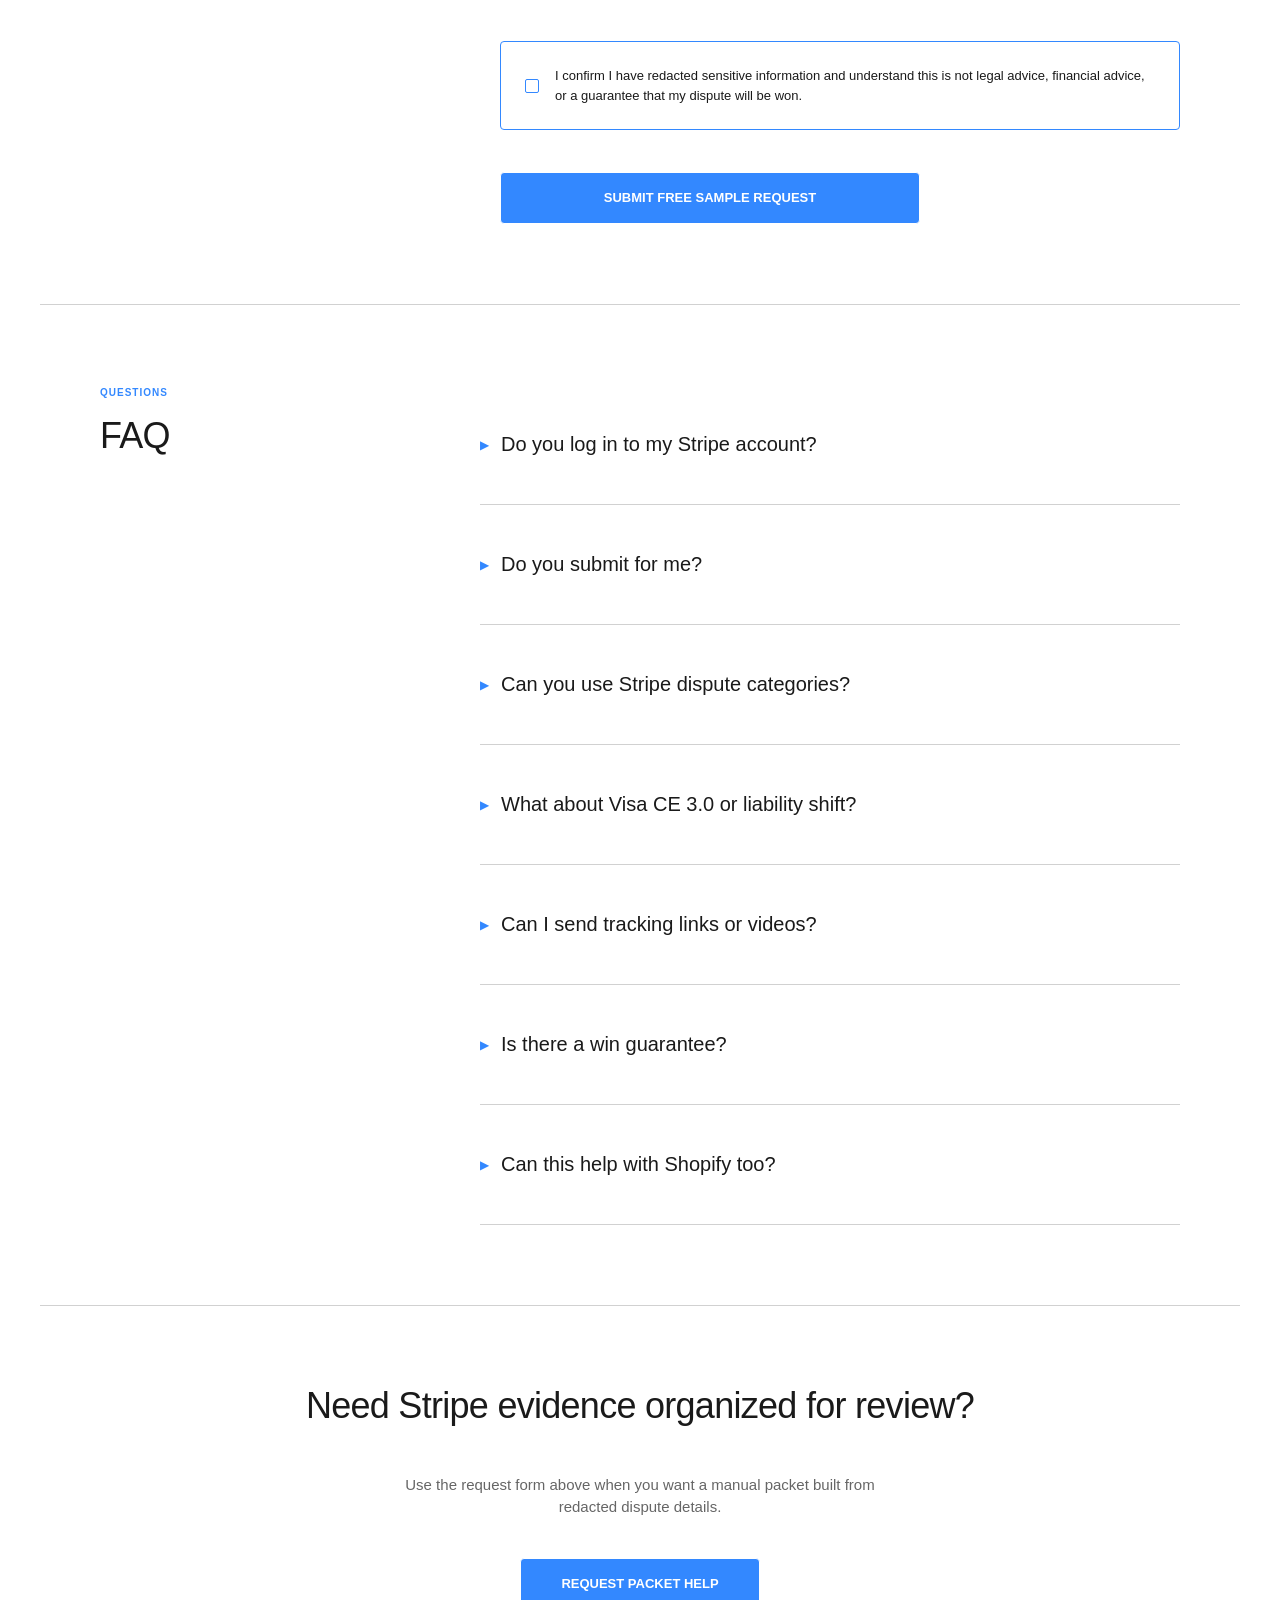
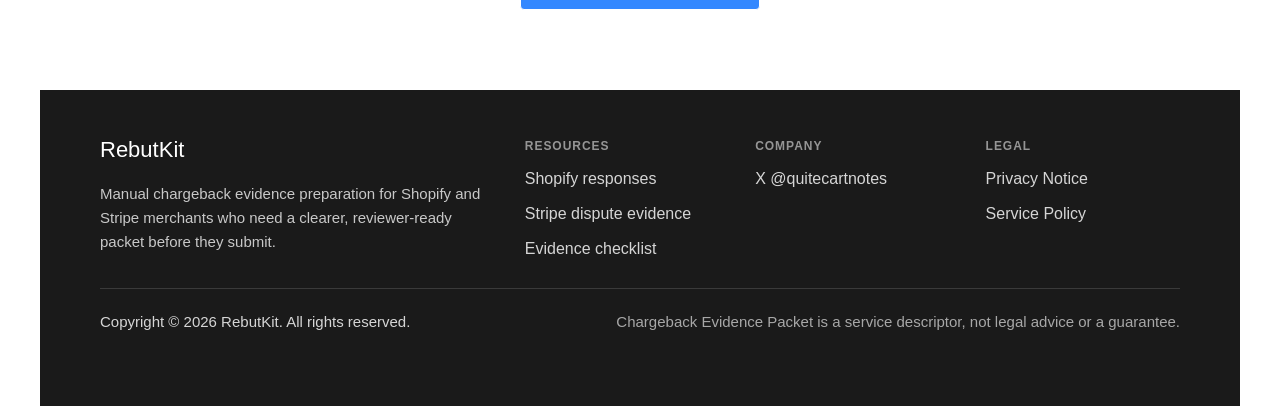
<file: stripe-dispute-evidence.html>
<!doctype html>
<html lang="en">
  <head>
    <meta charset="utf-8">
    <meta name="viewport" content="width=device-width, initial-scale=1">
    <meta name="description" content="Stripe sellers can organize dispute category evidence, Dashboard deadline details, supporting files, and a response draft before reviewing and submitting evidence in Stripe.">
    <meta name="keywords" content="Stripe dispute evidence, Stripe chargeback evidence, Stripe dispute response, chargeback evidence packet">
    <meta name="robots" content="index,follow,max-image-preview:large,max-snippet:-1,max-video-preview:-1">
    <meta name="theme-color" content="#ffffff">
    <link rel="icon" href="/favicon.svg" type="image/svg+xml">
    <meta name="posthog-key" content="">
    <meta name="posthog-host" content="https://us.i.posthog.com">
    <link rel="canonical" href="https://rebutkit.com/stripe-dispute-evidence.html">
    <meta property="og:site_name" content="RebutKit">
    <meta property="og:type" content="website">
    <meta property="og:title" content="Stripe Dispute Evidence Packet | RebutKit">
    <meta property="og:description" content="Prepare Stripe dispute category evidence, file notes, and a response draft before merchant review and Dashboard submission.">
    <meta property="og:url" content="https://rebutkit.com/stripe-dispute-evidence.html">
    <meta property="og:image" content="https://rebutkit.com/social-share.png">
    <meta property="og:image:alt" content="RebutKit logo on a blue background">
    <meta property="og:image:width" content="1200">
    <meta property="og:image:height" content="630">
    <meta name="twitter:card" content="summary_large_image">
    <meta name="twitter:title" content="Stripe Dispute Evidence Packet | RebutKit">
    <meta name="twitter:description" content="Prepare Stripe dispute category evidence, file notes, and a response draft before reviewing and submitting in Stripe.">
    <meta name="twitter:image" content="https://rebutkit.com/social-share.png">
    <meta name="twitter:image:alt" content="RebutKit logo on a blue background">
    <title>Stripe Dispute Evidence Packet | RebutKit</title>
    <script type="application/ld+json">
      {
        "@context": "https://schema.org",
        "@graph": [
          {
            "@type": "WebPage",
            "@id": "https://rebutkit.com/stripe-dispute-evidence.html#webpage",
            "url": "https://rebutkit.com/stripe-dispute-evidence.html",
            "name": "Stripe Dispute Evidence Packet",
            "description": "Stripe sellers can organize dispute category evidence, Dashboard deadline details, supporting files, and a response draft before reviewing and submitting evidence in Stripe."
          },
          {
            "@type": "Service",
            "@id": "https://rebutkit.com/stripe-dispute-evidence.html#service",
            "name": "Stripe Dispute Evidence Packet",
            "serviceType": "Stripe dispute evidence packet preparation",
            "url": "https://rebutkit.com/stripe-dispute-evidence.html",
            "description": "A manual service that organizes redacted Stripe dispute facts, Dashboard deadline details, supporting file notes, and category-specific evidence into a case summary, checklist, and response draft for merchant review.",
            "provider": {
              "@type": "Organization",
              "name": "RebutKit",
              "url": "https://rebutkit.com/"
            }
          },
          {
            "@type": "FAQPage",
            "@id": "https://rebutkit.com/stripe-dispute-evidence.html#faq",
            "mainEntity": [
              {
                "@type": "Question",
                "name": "Do you log in to my Stripe account?",
                "acceptedAnswer": { "@type": "Answer", "text": "No. You send redacted basics, we prepare a packet, and you review and submit in Stripe yourself." }
              },
              {
                "@type": "Question",
                "name": "Do you submit the dispute response for me?",
                "acceptedAnswer": { "@type": "Answer", "text": "No. This is manual preparation support, not account access or automatic submission." }
              },
              {
                "@type": "Question",
                "name": "Can you use Stripe dispute categories?",
                "acceptedAnswer": { "@type": "Answer", "text": "Yes. The packet can be organized around Stripe categories such as fraudulent, duplicate, product not received, product unacceptable, credit not processed, subscription canceled, general, or unrecognized, based on the facts you provide." }
              },
              {
                "@type": "Question",
                "name": "Is there a win guarantee?",
                "acceptedAnswer": { "@type": "Answer", "text": "No. The packet is for organization and clarity. The cardholder's bank decides the outcome, not Stripe or this service." }
              }
            ]
          }
        ]
      }
    </script>
    <script type="module" crossorigin src="/assets/script-DU8ftMwG.js"></script>
    <link rel="stylesheet" crossorigin href="/assets/script-DR1iH9e7.css">
  </head>
  <body data-default-platform="Stripe">
    <header class="site-header" aria-label="Main navigation">
      <div class="header-container">
        <a class="brand" href="/#top" aria-label="RebutKit home">
          <span class="brand-mark" aria-hidden="true">RK</span>
          <span>RebutKit</span>
        </a>
        <nav class="nav-links" aria-label="Page sections">
          <a href="/#packet">Packet</a>
          <a href="/#how">How it works</a>
          <a href="/#faq">FAQ</a>
        </nav>
        <div class="header-actions">
          <div class="theme-switch-wrapper">
            <button id="theme-toggle" class="theme-toggle-btn" aria-label="Toggle Dark Mode">
              <span class="icon-sun">☀️</span>
              <span class="icon-moon">🌙</span>
            </button>
          </div>
          <a class="btn btn-primary btn-sm" href="/#request">Free sample</a>
        </div>
      </div>
    </header>

    <main id="top">
      <section class="hero" aria-labelledby="hero-title">
        <div class="hero-copy">
          <p class="eyebrow reveal reveal-1">Stripe dispute evidence guide</p>
          <h1 id="hero-title" class="reveal reveal-2">Prepare Stripe dispute evidence before the Dashboard deadline.</h1>
          <p class="hero-subhead reveal reveal-3">
            Map Stripe's dispute category to the right proof, redact sensitive details, and request a manual packet
            when you want a case summary, checklist, and response draft organized before you counter in Stripe.
          </p>
          <div class="hero-actions reveal reveal-4">
            <a class="btn btn-secondary" href="#stripe-asks">See evidence categories</a>
            <a class="btn btn-primary" data-track-start href="#request">Request packet help</a>
          </div>
          <ul class="trust-strip reveal reveal-5" aria-label="Boundary notes">
            <li>No Stripe login</li>
            <li>No dashboard access</li>
            <li>No auto-submit</li>
          </ul>
        </div>

        <aside class="packet-visual reveal reveal-3" aria-label="Stripe dispute evidence map">
          <div class="preview-topline">
            <span>Evidence map</span>
          <span>Before Dashboard submit</span>
          </div>
          <img
            src="/assets/stripe-dispute-evidence-map-weLzslfQ.svg"
            width="720"
            height="560"
            alt="Stripe dispute evidence map showing dispute reason, proof categories, redaction check, and merchant review in Stripe."
          >
        </aside>
      </section>

      <section id="stripe-asks" class="evidence-asks section-grid" aria-labelledby="stripe-asks-title">
        <div class="evidence-asks-intro reveal">
          <p class="section-kicker">Evidence map</p>
          <h2 id="stripe-asks-title">Stripe dispute evidence map.</h2>
          <p>
            The response should answer the dispute category first, then support that answer with proof Stripe can pass
            to the card issuer.
          </p>
        </div>
        <div class="evidence-asks-board">
          <p class="evidence-asks-summary reveal reveal-1">
            Stripe routes disputes through the Dashboard or API and asks for evidence based on the dispute category
            and the answers you choose in the response flow. Start with the category and deadline, then collect only
            evidence that helps answer the cardholder's claim.
          </p>
          <div class="evidence-map" aria-label="Stripe dispute evidence groups">
            <article class="evidence-map-item reveal reveal-2">
              <span class="evidence-map-index">01</span>
              <div>
                <h3>Dispute snapshot</h3>
                <p>Dispute ID, payment amount, evidence deadline, Stripe category, and response status.</p>
              </div>
            </article>
            <article class="evidence-map-item reveal reveal-3">
              <span class="evidence-map-index">02</span>
              <div>
                <h3>Authorization proof</h3>
                <p>Checkout record, AVS/CVC result, 3D Secure context, customer account, or subscription acceptance.</p>
              </div>
            </article>
            <article class="evidence-map-item reveal reveal-4">
              <span class="evidence-map-index">03</span>
              <div>
                <h3>Fulfillment proof</h3>
                <p>Tracking, delivery, access logs, product usage, or service completion matched to Stripe's fields.</p>
              </div>
            </article>
            <article class="evidence-map-item reveal reveal-5">
              <span class="evidence-map-index">04</span>
              <div>
                <h3>Customer history</h3>
                <p>Support messages, refund status, cancellation history, policy language, and withdrawal notes.</p>
              </div>
            </article>
            <article class="evidence-map-item evidence-map-item-wide reveal reveal-5">
              <span class="evidence-map-index">05</span>
              <div>
                <h3>Review timeline</h3>
                <p>Payment, fulfillment, customer contact, dispute notice, and final evidence deadline in order.</p>
              </div>
            </article>
          </div>
        </div>
      </section>

      <section id="stripe-dashboard-context" class="section-grid" aria-labelledby="stripe-dashboard-title">
        <div class="section-heading reveal">
          <p class="section-kicker">Stripe context</p>
          <h2 id="stripe-dashboard-title">Prepare for Stripe's response workflow, not a generic evidence dump.</h2>
          <p>
            Stripe can recommend relevant evidence fields and compile what you submit into a format for the issuing
            bank, but you still need to choose whether to accept or counter, review every fact, and submit before the
            deadline shown in the Dashboard.
          </p>
        </div>
        <div class="packet-content-grid" aria-label="Stripe response workflow notes">
          <article class="packet-content-item reveal reveal-1">
            <span class="packet-content-icon" aria-hidden="true">
              <svg viewBox="0 0 24 24" role="img"><path d="M4 5h16v14H4z"></path><path d="M8 9h8"></path><path d="M8 13h5"></path><path d="M8 17h3"></path></svg>
            </span>
            <h3>Dynamic evidence form</h3>
            <p>Stripe changes the fields based on the dispute category and your response answers.</p>
          </article>
          <article class="packet-content-item reveal reveal-2">
            <span class="packet-content-icon" aria-hidden="true">
              <svg viewBox="0 0 24 24" role="img"><path d="M6 3h12v18H6z"></path><path d="M9 8h6"></path><path d="M9 12h6"></path><path d="M9 16h4"></path></svg>
            </span>
            <h3>One file per type</h3>
            <p>Group same-type proof into one file instead of scattering several uploads across the form.</p>
          </article>
          <article class="packet-content-item reveal reveal-3">
            <span class="packet-content-icon" aria-hidden="true">
              <svg viewBox="0 0 24 24" role="img"><path d="M12 4l8 16H4z"></path><path d="M12 9v5"></path><path d="M12 17h.01"></path></svg>
            </span>
            <h3>Final submission</h3>
            <p>After submission, Stripe says the response is final, so missing evidence cannot be added later.</p>
          </article>
          <article class="packet-content-item reveal reveal-4">
            <span class="packet-content-icon" aria-hidden="true">
              <svg viewBox="0 0 24 24" role="img"><path d="M5 12h14"></path><path d="M12 5v14"></path><path d="M7 7l10 10"></path><path d="M17 7L7 17"></path></svg>
            </span>
            <h3>No external links</h3>
            <p>Banks reviewing disputes generally will not click links, call, email, or watch external media.</p>
          </article>
        </div>
      </section>

      <section id="packet" class="section-grid" aria-labelledby="packet-title">
        <div class="section-heading reveal">
          <p class="section-kicker">Packet contents</p>
          <h2 id="packet-title">What goes into the Stripe evidence packet.</h2>
          <p>
            The output is a review packet for the merchant. It does not connect to Stripe, pull dashboard data, or
            submit anything on your behalf.
          </p>
        </div>
        <div class="section-body">
          <div class="packet-content-grid" aria-label="Stripe packet contents">
            <article class="packet-content-item reveal reveal-1">
              <span class="packet-content-icon" aria-hidden="true">
                <svg viewBox="0 0 24 24" role="img"><path d="M7 3h7l4 4v14H7z"></path><path d="M14 3v5h4"></path><path d="M10 12h5"></path><path d="M10 16h4"></path></svg>
              </span>
              <h3>Case summary</h3>
            <p>A short factual account mapped to the Stripe dispute category and payment record.</p>
            </article>
            <article class="packet-content-item reveal reveal-2">
              <span class="packet-content-icon" aria-hidden="true">
                <svg viewBox="0 0 24 24" role="img"><path d="M9 4h6l1 2h3v15H5V6h3z"></path><path d="M9 13l2 2 4-5"></path><path d="M9 18h6"></path></svg>
              </span>
              <h3>Evidence checklist</h3>
            <p>What to attach, redact, combine, remove, or still collect for Stripe's evidence fields.</p>
            </article>
            <article class="packet-content-item reveal reveal-3">
              <span class="packet-content-icon" aria-hidden="true">
                <svg viewBox="0 0 24 24" role="img"><path d="M5 4h14v16H5z"></path><path d="M8 9h8"></path><path d="M8 13h5"></path><path d="M15 17l3-3"></path></svg>
              </span>
              <h3>Response draft</h3>
            <p>Draft wording that addresses the category-specific claim without overclaiming.</p>
            </article>
            <article class="packet-content-item reveal reveal-4">
              <span class="packet-content-icon" aria-hidden="true">
                <svg viewBox="0 0 24 24" role="img"><path d="M12 4l8 15H4z"></path><path d="M12 9v5"></path><path d="M12 17h.01"></path></svg>
              </span>
              <h3>Missing evidence warning</h3>
            <p>Weak, conflicting, oversized, link-only, or absent proof before the Dashboard deadline.</p>
            </article>
          </div>
        </div>
      </section>

      <section id="how" class="steps-section" aria-labelledby="how-title">
        <div class="section-heading compact reveal">
          <p class="section-kicker">Process</p>
          <h2 id="how-title">How it works.</h2>
        </div>
        <div class="steps">
          <article class="reveal reveal-1">
            <span>Step 1</span>
            <h3>Redacted basics</h3>
            <p>Send the Stripe category, dispute ID if available, deadline, payment value, and evidence you already have.</p>
          </article>
          <article class="reveal reveal-2">
            <span>Step 2</span>
            <h3>Packet prepared</h3>
            <p>We organize the supplied facts into a summary, checklist, file notes, and draft response.</p>
          </article>
          <article class="reveal reveal-3">
            <span>Step 3</span>
            <h3>Merchant reviews and submits</h3>
            <p>You verify every fact and submit the final response in the Stripe Dashboard yourself.</p>
          </article>
        </div>
      </section>

      <section id="send" class="send-section section-grid" aria-labelledby="send-title">
        <div class="reveal">
          <p class="section-kicker">Redaction first</p>
          <h2 id="send-title">What not to send.</h2>
        </div>
        <div class="send-columns">
          <div class="reveal reveal-1">
            <h3>Send only safe facts</h3>
            <ul>
              <li>Stripe dispute category, payment amount, deadline, and non-sensitive order reference</li>
              <li>Delivery, usage, support, refund, policy, authentication, or subscription notes</li>
              <li>A short timeline, file list, and any evidence gaps you already know</li>
            </ul>
          </div>
          <div class="warning-box reveal reveal-2">
            <h3>Do not send</h3>
            <ul>
              <li>Stripe passwords, login links, API keys, webhook secrets, or dashboard access</li>
              <li>Full card numbers, bank details, tax IDs, or government ID images</li>
              <li>Unredacted sensitive personal information or link-only proof</li>
            </ul>
          </div>
        </div>
      </section>

      <section id="request" class="form-section" aria-labelledby="form-title">
        <div class="form-intro reveal">
          <p class="section-kicker">Request a free sample</p>
          <h2 id="form-title">Have an opened delivered-order dispute? Get one clean packet.</h2>
          <p>
            Start with descriptions only: what the customer claims, what tracking shows, where proof lives, and when
            the deadline closes. If screenshots are needed, we will ask for redacted copies by email. Do not send
            passwords, login links, full card numbers, tax IDs, bank details, or unredacted customer personal information.
          </p>
          <p class="disclaimer">
            This helps organize business facts. It is not legal advice, financial advice, or a guarantee of any outcome.
            You are responsible for reviewing and submitting before your deadline.
          </p>
        </div>
      
        <form
          name="sample-request-v2"
          method="POST"
          action="https://codefreeform.com/api/contact-api/"
          data-form-endpoint="https://codefreeform.com/api/contact-api/"
          data-form-inbox="chargebackpacketops@gmail.com"
          netlify-honeypot="bot-field"
          class="sample-form"
        >
          <input type="hidden" name="form-name" value="sample-request-v2">
          <input type="hidden" name="access_key" value="57E8BF">
          <input type="hidden" name="subject" value="New RebutKit sample request">
          <input type="hidden" name="from_name" value="RebutKit">
          <input type="hidden" name="_subject" value="New RebutKit sample request">
          <input type="hidden" name="_template" value="table">
          <input type="hidden" name="redirect" value="https://rebutkit.com/thanks.html">
          <input type="text" name="_honey" class="hidden-field" tabindex="-1" autocomplete="off" aria-hidden="true">
          <p class="hidden-field">
            <label>Do not fill this out: <input name="bot-field" autocomplete="off"></label>
          </p>
          <input type="hidden" name="utm_source" value="">
          <input type="hidden" name="utm_medium" value="">
          <input type="hidden" name="utm_campaign" value="">
          <input type="hidden" name="landing_variant" value="d2-delivered-order-wedge-v1">
      
          <div class="form-field">
            <label for="email" class="required">Your work email</label>
            <input id="email" name="email" type="email" autocomplete="email" required>
            <small>We use this only to reply about your sample request.</small>
          </div>
      
          <div class="field-row">
            <div class="form-field">
              <label for="platform" class="required">Platform</label>
              <select id="platform" name="platform" required>
                <option value="">Select one</option>
                <option>Shopify</option>
                <option>Shopify Payments</option>
                <option>Stripe</option>
                <option>PayPal</option>
                <option>Other</option>
              </select>
            </div>
            <div class="form-field">
              <label for="dispute_reason" class="required">Dispute reason</label>
              <select id="dispute_reason" name="dispute_reason" required>
                <option value="">Select one</option>
                <option value="item_not_received">Item not received</option>
                <option value="fraudulent_no_authorization">Friendly fraud / no authorization</option>
                <option value="product_unacceptable">Product unacceptable</option>
                <option value="subscription_cancelled">Subscription cancelled</option>
                <option value="duplicate">Duplicate</option>
                <option value="credit_not_processed">Credit not processed</option>
                <option value="not_sure">Not sure</option>
                <option value="other">Other</option>
              </select>
            </div>
          </div>
      
          <div class="field-row">
            <div class="form-field">
              <label for="order_value" class="required">Order value</label>
              <input id="order_value" name="order_value" type="text" placeholder="$84.50 or 84.50 USD" required>
            </div>
            <div class="form-field">
              <label for="submission_deadline" class="required">Evidence deadline</label>
              <input id="submission_deadline" name="submission_deadline" type="date" required>
            </div>
          </div>
      
          <div class="form-field">
            <label for="timeline" class="required">Short timeline</label>
            <textarea
              id="timeline"
              name="timeline"
              rows="5"
              minlength="40"
              required
              placeholder="Example: order date, shipping date, delivered-tracking date, customer messages, refund or replacement notes."
            ></textarea>
            <small>Minimum 40 characters. Redact customer personal information.</small>
          </div>
      
          <div class="form-field">
            <label for="evidence_available" class="required">Evidence available</label>
            <textarea
              id="evidence_available"
              name="evidence_available"
              rows="5"
              minlength="40"
              required
              placeholder="Example: tracking proof, delivery confirmation, order page, email thread, policy page, refund status, screenshots."
            ></textarea>
            <small>Describe files. Do not upload or paste sensitive private data.</small>
          </div>
      
          <div class="field-row">
            <div class="form-field">
              <label for="biggest_uncertainty" class="required">Biggest uncertainty</label>
              <select id="biggest_uncertainty" name="biggest_uncertainty" required>
                <option value="">Select one</option>
                <option value="what_evidence_matters">What evidence matters</option>
                <option value="how_to_write_response">How to write the response</option>
                <option value="missing_proof">What proof is missing</option>
                <option value="fight_or_accept">Whether to fight or accept</option>
                <option value="deadline">Deadline pressure</option>
              </select>
            </div>
            <fieldset class="form-field radio-field">
              <legend class="required">Already submitted?</legend>
              <div class="radio-options">
                <label><input type="radio" name="already_submitted" value="no" required> No</label>
                <label><input type="radio" name="already_submitted" value="yes"> Yes</label>
                <label><input type="radio" name="already_submitted" value="not_sure"> Not sure</label>
              </div>
            </fieldset>
          </div>
      
          <details class="optional-fields">
            <summary>Optional context</summary>
            <div class="optional-content">
              <div class="field-row">
                <div class="form-field">
                  <label for="dispute_fee_optional">Dispute fee if known</label>
                  <input id="dispute_fee_optional" name="dispute_fee_optional" type="text">
                </div>
                <div class="form-field">
                  <label for="paid_packet_interest_optional">Would you consider a paid packet later?</label>
                  <select id="paid_packet_interest_optional" name="paid_packet_interest_optional">
                    <option value="">Select one</option>
                    <option value="yes_basic">$19 Basic if useful</option>
                    <option value="yes_full">$29 Full if useful</option>
                    <option value="maybe">Maybe</option>
                    <option value="no">No</option>
                  </select>
                </div>
              </div>
              <div class="form-field">
                <label for="customer_contact_optional">Customer contact notes</label>
                <textarea id="customer_contact_optional" name="customer_contact_optional" rows="3"></textarea>
              </div>
              <div class="form-field">
                <label for="refund_status_optional">Refund or replacement status</label>
                <textarea id="refund_status_optional" name="refund_status_optional" rows="3"></textarea>
              </div>
              <label class="check-field">
                <input
                  type="checkbox"
                  name="anonymized_sample_permission_optional"
                  value="yes"
                >
                You may use an anonymized version of this case to improve future sample packets.
              </label>
            </div>
          </details>
      
          <label class="check-field consent">
            <input id="consent_checkbox" type="checkbox" name="consent_checkbox" value="yes" required>
            I confirm I have redacted sensitive information and understand this is not legal advice, financial advice, or
            a guarantee that my dispute will be won.
          </label>
      
          <p class="form-error" role="alert" hidden></p>
          <button class="button button-primary submit-button" type="submit">Submit free sample request</button>
        </form>
      </section>

      <section id="faq" class="faq-section section-grid" aria-labelledby="faq-title">
        <div class="reveal">
          <p class="section-kicker">Questions</p>
          <h2 id="faq-title">FAQ</h2>
        </div>
        <div class="faq-list">
          <details class="reveal reveal-1">
            <summary>Do you log in to my Stripe account?</summary>
            <p>No. This is a manual packet service. You do not share Stripe credentials, API keys, webhook secrets, or dashboard access.</p>
          </details>
          <details class="reveal reveal-2">
            <summary>Do you submit for me?</summary>
            <p>No. You review the packet and submit through the Stripe Dashboard yourself before the evidence deadline.</p>
          </details>
          <details class="reveal reveal-3">
            <summary>Can you use Stripe dispute categories?</summary>
            <p>Yes. The packet can be organized around categories such as fraudulent, duplicate, product not received, product unacceptable, credit not processed, subscription canceled, general, or unrecognized.</p>
          </details>
          <details class="reveal reveal-4">
            <summary>What about Visa CE 3.0 or liability shift?</summary>
            <p>If Stripe shows CE 3.0 eligibility or liability-shift context, we can help you keep those facts visible in the packet. We do not alter Stripe's prefilled eligibility fields or claim a guaranteed outcome.</p>
          </details>
          <details class="reveal reveal-5">
            <summary>Can I send tracking links or videos?</summary>
            <p>Do not rely on external links, audio, or video. Summarize the fact and include reviewable screenshots or documents that fit Stripe's evidence upload requirements.</p>
          </details>
          <details class="reveal reveal-5">
            <summary>Is there a win guarantee?</summary>
            <p>No. The packet can improve organization and clarity, but the cardholder's bank decides the outcome, not Stripe or this service.</p>
          </details>
          <details class="reveal reveal-5">
            <summary>Can this help with Shopify too?</summary>
            <p>Yes. The evidence structure is similar, but Shopify merchants can use the Shopify-specific page.</p>
          </details>
        </div>
      </section>

      <section class="final-cta reveal" aria-labelledby="final-title">
        <h2 id="final-title">Need Stripe evidence organized for review?</h2>
        <p>Use the request form above when you want a manual packet built from redacted dispute details.</p>
        <a class="button button-primary" data-track-start href="#request">Request packet help</a>
      </section>
    </main>

    <footer class="site-footer">
      <div class="footer-grid">
        <section class="footer-brand" aria-labelledby="footer-brand-title">
          <h2 id="footer-brand-title">RebutKit</h2>
          <p>
            Manual chargeback evidence preparation for Shopify and Stripe merchants who need a clearer, reviewer-ready
            packet before they submit.
          </p>
        </section>
    
        <nav class="footer-column" aria-label="Resources">
          <h3>Resources</h3>
          <a href="/shopify-chargeback-response.html">Shopify responses</a>
          <a href="/stripe-dispute-evidence.html">Stripe dispute evidence</a>
          <a href="/chargeback-checklist.html">Evidence checklist</a>
        </nav>
    
        <nav class="footer-column" aria-label="Company">
          <h3>Company</h3>
          <a href="https://x.com/quitecartnotes" target="_blank" rel="noopener noreferrer">X @quitecartnotes</a>
        </nav>
    
        <nav class="footer-column" aria-label="Legal">
          <h3>Legal</h3>
          <button type="button" data-modal-target="privacy-policy">Privacy Notice</button>
          <button type="button" data-modal-target="service-policy">Service Policy</button>
        </nav>
      </div>
    
      <div class="footer-bottom">
        <p class="footer-copyright">Copyright &copy; 2026 RebutKit. All rights reserved.</p>
        <p>Chargeback Evidence Packet is a service descriptor, not legal advice or a guarantee.</p>
      </div>
    
      <dialog class="policy-dialog" id="privacy-policy" aria-labelledby="privacy-policy-title">
        <article>
          <header>
            <div>
              <p class="dialog-kicker">RebutKit</p>
              <h2 id="privacy-policy-title">Privacy Notice</h2>
            </div>
            <button type="button" class="dialog-close" data-modal-close aria-label="Close privacy policy">Close</button>
          </header>
          <p class="dialog-updated">Last updated: May 21, 2026</p>
          <p>
            RebutKit collects the information you choose to submit through the sample request form or direct contact. This
            may include your email address, commerce platform, dispute context, deadline, timeline, and redacted evidence
            notes.
          </p>
          <p>
            We use submitted information to review your request, respond by email, prepare manual evidence-organization
            guidance, and improve the workflow. Do not send account credentials, API keys, payment card data, or unredacted
            customer personal information.
          </p>
          <p>
            We do not sell submitted request information. Site analytics are configured without session recording and are
            used to understand page and form behavior, not to collect sensitive dispute evidence.
          </p>
          <p>
            Form submissions may be processed by a form-handling provider so RebutKit can receive and reply to sample
            requests by email.
          </p>
        </article>
      </dialog>
    
      <dialog class="policy-dialog" id="service-policy" aria-labelledby="service-policy-title">
        <article>
          <header>
            <div>
              <p class="dialog-kicker">RebutKit</p>
              <h2 id="service-policy-title">Service Policy</h2>
            </div>
            <button type="button" class="dialog-close" data-modal-close aria-label="Close service policy">Close</button>
          </header>
          <p class="dialog-updated">Last updated: May 21, 2026</p>
          <p>
            RebutKit provides manual evidence organization support for merchants preparing their own chargeback response. We
            do not provide legal, financial, banking, tax, or platform compliance advice.
          </p>
          <p>
            We do not log into Shopify, Stripe, payment processors, banks, or merchant accounts. We do not submit disputes,
            automate responses, contact processors on your behalf, or guarantee any result.
          </p>
          <p>
            Merchants remain responsible for checking processor deadlines, verifying all facts, deciding what to submit, and
            submitting evidence through their own platform or processor dashboard.
          </p>
        </article>
      </dialog>
    </footer>
    <script>
      const toggle = document.getElementById('theme-toggle');
      const doc = document.documentElement;
    
      // Default to light mode explicitly on first load
      const savedTheme = localStorage.getItem('theme');
      if (savedTheme === 'dark') {
          doc.classList.add('dark');
          doc.classList.remove('light');
      } else {
          doc.classList.add('light');
          doc.classList.remove('dark');
      }
    
      toggle && toggle.addEventListener('click', () => {
        const isDark = doc.classList.contains('dark');
        if (isDark) {
          doc.classList.remove('dark');
          doc.classList.add('light');
          localStorage.setItem('theme', 'light');
        } else {
          doc.classList.add('dark');
          doc.classList.remove('light');
          localStorage.setItem('theme', 'dark');
        }
      });
    
      // Intersection Observer for Scroll Animations
      const observerOptions = {
        threshold: 0.1,
        rootMargin: '0px 0px -50px 0px'
      };
    
      const observer = new IntersectionObserver((entries) => {
        entries.forEach(entry => {
          if (entry.isIntersecting) {
            entry.target.classList.add('active'); // We can use .active or just let .reveal trigger
            // If we use JS to trigger:
            entry.target.style.animationPlayState = 'running';
            observer.unobserve(entry.target);
          }
        });
      }, observerOptions);
    
      document.querySelectorAll('.reveal').forEach(el => {
        // el.style.animationPlayState = 'paused'; // Optional: pause until seen
        observer.observe(el);
      });
    </script>
  </body>
</html>
</file>
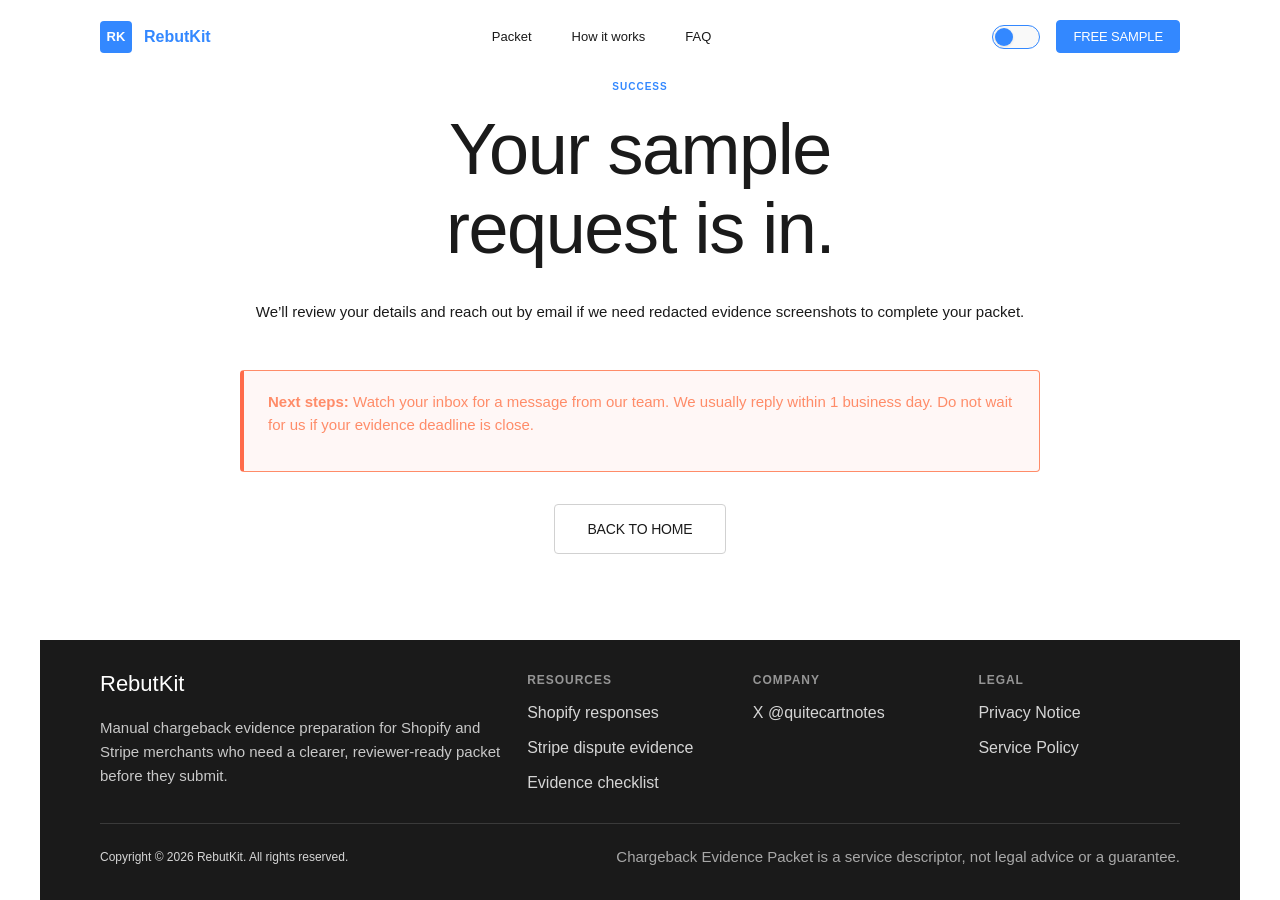
<file: thanks.html>
<!doctype html>
<html lang="en">
  <head>
    <meta charset="utf-8">
    <meta name="viewport" content="width=device-width, initial-scale=1">
    <meta name="robots" content="noindex,nofollow">
    <link rel="icon" href="/favicon.svg" type="image/svg+xml">
    <meta name="posthog-key" content="">
    <meta name="posthog-host" content="https://us.i.posthog.com">
    <title>Thank You | RebutKit</title>
    <script type="module" crossorigin src="/assets/script-DU8ftMwG.js"></script>
    <link rel="stylesheet" crossorigin href="/assets/script-DR1iH9e7.css">
  </head>
  <body>
    <div class="thanks-page-wrapper">
      <header class="site-header" aria-label="Main navigation">
        <div class="header-container">
          <a class="brand" href="/#top" aria-label="RebutKit home">
            <span class="brand-mark" aria-hidden="true">RK</span>
            <span>RebutKit</span>
          </a>
          <nav class="nav-links" aria-label="Page sections">
            <a href="/#packet">Packet</a>
            <a href="/#how">How it works</a>
            <a href="/#faq">FAQ</a>
          </nav>
          <div class="header-actions">
            <div class="theme-switch-wrapper">
              <button id="theme-toggle" class="theme-toggle-btn" aria-label="Toggle Dark Mode">
                <span class="icon-sun">☀️</span>
                <span class="icon-moon">🌙</span>
              </button>
            </div>
            <a class="btn btn-primary btn-sm" href="/#request">Free sample</a>
          </div>
        </div>
      </header>

      <main class="thanks-page">
        <article class="thanks-card reveal active">
          <p class="section-kicker">Success</p>
          <h1>Your sample<br>request is in.</h1>
          <p>We’ll review your details and reach out by email if we need redacted evidence screenshots to complete your packet.</p>

          <aside class="disclaimer">
            <p><strong>Next steps:</strong> Watch your inbox for a message from our team. We usually reply within 1 business day. Do not wait for us if your evidence deadline is close.</p>
          </aside>

          <div class="thanks-actions">
            <a href="./index.html#top" class="btn btn-secondary">Back to home</a>
          </div>
        </article>
      </main>

      <footer class="site-footer">
        <div class="footer-grid">
          <section class="footer-brand" aria-labelledby="footer-brand-title">
            <h2 id="footer-brand-title">RebutKit</h2>
            <p>
              Manual chargeback evidence preparation for Shopify and Stripe merchants who need a clearer, reviewer-ready
              packet before they submit.
            </p>
          </section>
      
          <nav class="footer-column" aria-label="Resources">
            <h3>Resources</h3>
            <a href="/shopify-chargeback-response.html">Shopify responses</a>
            <a href="/stripe-dispute-evidence.html">Stripe dispute evidence</a>
            <a href="/chargeback-checklist.html">Evidence checklist</a>
          </nav>
      
          <nav class="footer-column" aria-label="Company">
            <h3>Company</h3>
            <a href="https://x.com/quitecartnotes" target="_blank" rel="noopener noreferrer">X @quitecartnotes</a>
          </nav>
      
          <nav class="footer-column" aria-label="Legal">
            <h3>Legal</h3>
            <button type="button" data-modal-target="privacy-policy">Privacy Notice</button>
            <button type="button" data-modal-target="service-policy">Service Policy</button>
          </nav>
        </div>
      
        <div class="footer-bottom">
          <p class="footer-copyright">Copyright &copy; 2026 RebutKit. All rights reserved.</p>
          <p>Chargeback Evidence Packet is a service descriptor, not legal advice or a guarantee.</p>
        </div>
      
        <dialog class="policy-dialog" id="privacy-policy" aria-labelledby="privacy-policy-title">
          <article>
            <header>
              <div>
                <p class="dialog-kicker">RebutKit</p>
                <h2 id="privacy-policy-title">Privacy Notice</h2>
              </div>
              <button type="button" class="dialog-close" data-modal-close aria-label="Close privacy policy">Close</button>
            </header>
            <p class="dialog-updated">Last updated: May 21, 2026</p>
            <p>
              RebutKit collects the information you choose to submit through the sample request form or direct contact. This
              may include your email address, commerce platform, dispute context, deadline, timeline, and redacted evidence
              notes.
            </p>
            <p>
              We use submitted information to review your request, respond by email, prepare manual evidence-organization
              guidance, and improve the workflow. Do not send account credentials, API keys, payment card data, or unredacted
              customer personal information.
            </p>
            <p>
              We do not sell submitted request information. Site analytics are configured without session recording and are
              used to understand page and form behavior, not to collect sensitive dispute evidence.
            </p>
            <p>
              Form submissions may be processed by a form-handling provider so RebutKit can receive and reply to sample
              requests by email.
            </p>
          </article>
        </dialog>
      
        <dialog class="policy-dialog" id="service-policy" aria-labelledby="service-policy-title">
          <article>
            <header>
              <div>
                <p class="dialog-kicker">RebutKit</p>
                <h2 id="service-policy-title">Service Policy</h2>
              </div>
              <button type="button" class="dialog-close" data-modal-close aria-label="Close service policy">Close</button>
            </header>
            <p class="dialog-updated">Last updated: May 21, 2026</p>
            <p>
              RebutKit provides manual evidence organization support for merchants preparing their own chargeback response. We
              do not provide legal, financial, banking, tax, or platform compliance advice.
            </p>
            <p>
              We do not log into Shopify, Stripe, payment processors, banks, or merchant accounts. We do not submit disputes,
              automate responses, contact processors on your behalf, or guarantee any result.
            </p>
            <p>
              Merchants remain responsible for checking processor deadlines, verifying all facts, deciding what to submit, and
              submitting evidence through their own platform or processor dashboard.
            </p>
          </article>
        </dialog>
      </footer>
    </div>

    <script>
      const toggle = document.getElementById('theme-toggle');
      const doc = document.documentElement;
    
      // Default to light mode explicitly on first load
      const savedTheme = localStorage.getItem('theme');
      if (savedTheme === 'dark') {
          doc.classList.add('dark');
          doc.classList.remove('light');
      } else {
          doc.classList.add('light');
          doc.classList.remove('dark');
      }
    
      toggle && toggle.addEventListener('click', () => {
        const isDark = doc.classList.contains('dark');
        if (isDark) {
          doc.classList.remove('dark');
          doc.classList.add('light');
          localStorage.setItem('theme', 'light');
        } else {
          doc.classList.add('dark');
          doc.classList.remove('light');
          localStorage.setItem('theme', 'dark');
        }
      });
    
      // Intersection Observer for Scroll Animations
      const observerOptions = {
        threshold: 0.1,
        rootMargin: '0px 0px -50px 0px'
      };
    
      const observer = new IntersectionObserver((entries) => {
        entries.forEach(entry => {
          if (entry.isIntersecting) {
            entry.target.classList.add('active'); // We can use .active or just let .reveal trigger
            // If we use JS to trigger:
            entry.target.style.animationPlayState = 'running';
            observer.unobserve(entry.target);
          }
        });
      }, observerOptions);
    
      document.querySelectorAll('.reveal').forEach(el => {
        // el.style.animationPlayState = 'paused'; // Optional: pause until seen
        observer.observe(el);
      });
    </script>
  </body>
</html>
</file>
<file: assets/script-DR1iH9e7.css>
:root{--lightningcss-light:initial;--lightningcss-dark: ;color-scheme:light dark;--ink:#1a1a1a;--muted:#666;--line:#d1d1d1;--paper:#fff;--paper-rgb:255, 255, 255;--surface:#fff;--calendar-filter:invert(0);--surface-alt:#f9f9f9;--surface-warn:#fdfdfd;--accent:#38f;--accent-dark:#26c;--rust:#ff6b4a;--gold:#e2c076;--shadow:none;--radius:4px;font-family:Inter,Helvetica Neue,Helvetica,Arial,sans-serif}@media (prefers-color-scheme:dark){:root{--lightningcss-light: ;--lightningcss-dark:initial}:root:not(.light){--ink:#f0f4f8;--muted:#f0f4f880;--line:#f0f4f81a;--paper:#0c0e10;--paper-rgb:12, 14, 16;--surface:#0c0e10;--calendar-filter:invert(1);--surface-alt:#16181b;--surface-warn:#221a18;--accent:#38f;--accent-dark:#59f;--rust:#ff8c69;--gold:#e2c076}}:root.dark{--ink:#f0f4f8;--muted:#f0f4f899;--line:#f0f4f826;--paper:#0c0e10;--paper-rgb:12, 14, 16;--surface:#0c0e10;--surface-alt:#16181b;--surface-warn:#2f1816;--accent:#38f;--accent-dark:#26c;--rust:#ff6b4a;--gold:#e2c076}*{box-sizing:border-box}::selection{background-color:var(--accent);color:#fff}::selection{background-color:var(--accent);color:#fff}.faq-section details{border-bottom:1px solid var(--line)}.faq-section summary{cursor:pointer;align-items:center;gap:12px;padding:24px 0;font-weight:600;list-style:none;display:flex!important}.faq-section summary::-webkit-details-marker{display:none}.faq-section summary:before{content:"▶";color:var(--accent);font-size:12px;transition:transform .2s;display:inline-block}.faq-section details[open] summary:before{transform:rotate(90deg)}html{scroll-behavior:smooth;background-color:var(--paper)}@keyframes fadeInUp{0%{opacity:0;transform:translateY(20px)}to{opacity:1;transform:translateY(0)}}.reveal{opacity:0;transition:opacity .8s cubic-bezier(.2,.8,.2,1),transform .8s cubic-bezier(.2,.8,.2,1);transform:translateY(20px)}.reveal.active{opacity:1;transform:translateY(0)}.reveal-1{transition-delay:.1s}.reveal-2{transition-delay:.2s}.reveal-3{transition-delay:.3s}.reveal-4{transition-delay:.4s}.reveal-5{transition-delay:.5s}.reveal-6{transition-delay:.6s}body{color:var(--ink);background:var(--paper);-webkit-font-smoothing:antialiased;margin:0}a{color:inherit;text-decoration:none}img{max-width:100%;display:block}.site-header{z-index:1000;border-bottom:1px solid var(--line);background:rgba(var(--paper-rgb,255, 255, 255), .8);-webkit-backdrop-filter:blur(12px)saturate(180%);justify-content:space-between;align-items:center;width:100%;padding:20px 0;display:flex;position:sticky;top:0}.header-container{justify-content:space-between;align-items:center;width:min(1200px,100%);margin:0 auto;padding:0 60px;display:flex}.brand{color:var(--accent);align-items:center;gap:12px;font-size:16px;font-weight:700;text-decoration:none;display:inline-flex}.brand-mark{background:var(--accent);border-radius:var(--radius);box-sizing:border-box;justify-content:center;align-items:center;width:32px;height:32px;font-size:13px;font-weight:800;display:flex;color:#fff!important}.nav-links{color:var(--ink);align-items:center;gap:40px;font-size:13px;font-weight:500;display:flex}.nav-links a:hover{color:var(--accent)}.theme-switch-wrapper{align-items:center;display:flex}.hero-preview{background:var(--surface-alt);border:1px solid var(--line);border-radius:var(--radius);justify-content:center;align-items:center;margin-top:60px;padding:40px;display:flex}.theme-toggle-btn{background:var(--line);border:1px solid var(--line);cursor:pointer;border-radius:99px;width:48px;height:24px;padding:0;transition:all .3s;display:flex;position:relative}.theme-toggle-btn:after{content:"";background:var(--accent);border-radius:50%;width:18px;height:18px;transition:transform .3s cubic-bezier(.4,0,.2,1),background .3s;position:absolute;top:2px;left:2px;box-shadow:0 1px 3px #0000001a}:root.dark .theme-toggle-btn:after{background:var(--accent);transform:translate(24px)}:root.light .theme-toggle-btn{background:var(--surface-alt);border-color:var(--accent)}.theme-toggle-btn span{display:none}.theme-toggle-btn:hover{border-color:var(--accent)}.header-actions{align-items:center;gap:16px;display:flex}.btn-sm{min-height:auto!important;padding:8px 16px!important;font-size:13px!important}.btn{text-transform:uppercase;letter-spacing:-.01em;cursor:pointer;text-align:center;overflow-wrap:anywhere;justify-content:center;align-items:center;max-width:100%;padding:16px 32px;font-size:14px;font-weight:400;text-decoration:none;transition:all .2s;display:inline-flex;border-radius:var(--radius)!important}.btn-primary{background:var(--accent)!important;color:#fff!important;border:1px solid var(--accent)!important;border-radius:var(--radius)!important}.btn-primary:hover{transform:translateY(-1px);background:#1a66cc!important;border-color:#1a66cc!important}.btn-secondary{color:var(--ink)!important;border:1px solid var(--line)!important;border-radius:var(--radius)!important;background:0 0!important}.btn-secondary:hover{transform:translateY(-1px);background:var(--ink)!important;color:var(--paper)!important;border-color:var(--ink)!important}.hero{border-bottom:1px solid var(--line);grid-template-columns:1fr 1fr;align-items:center;gap:60px;width:min(1200px,100%);margin:0 auto;padding:80px 60px;display:grid}.hero-copy{min-width:0;max-width:100%}.eyebrow,.section-kicker{letter-spacing:.1em;text-transform:uppercase;margin:0 0 16px;font-size:10px;font-weight:700;color:#38f!important}.hero .eyebrow{white-space:nowrap}h1,h2,h3,p{margin-top:0}h1{letter-spacing:-.02em;margin-bottom:24px;font-size:48px;font-weight:500;line-height:1.05}h2{letter-spacing:-.02em;margin-bottom:24px;font-size:36px;font-weight:500;line-height:1.1}h3{text-transform:uppercase;letter-spacing:.05em;color:var(--ink);margin-bottom:12px;font-size:16px;font-weight:600;line-height:1.4}p,li,small,label,input,textarea,select,button{font-size:15px;line-height:1.5}.hero-subhead,.section-heading p,.section-body p,.pricing-section p,.final-cta p{color:var(--muted)}.send-columns>div:first-child h3{margin-bottom:20px;color:#38f!important}.warning-box{background:#fff5f2}.warning-box h3{margin-bottom:20px;color:var(--rust)!important}.hero-subhead{max-width:50ch;margin-bottom:40px;font-size:16px}.hero-actions{grid-template-columns:1fr;gap:16px;max-width:420px;display:grid}.price-row{grid-template-columns:1fr;gap:16px;display:grid}.button{text-transform:uppercase;cursor:pointer;border-radius:var(--radius);justify-content:center;align-items:center;width:fit-content;max-width:100%;min-height:52px;padding:0 40px;font-size:13px;font-weight:700;transition:opacity .15s;display:inline-flex}.button-primary{background:var(--accent);border:1px solid var(--paper);color:var(--paper)!important}.button-primary:hover{opacity:.9}.button-secondary{color:var(--ink);border:1px solid var(--ink)}.button-secondary:hover{background:var(--ink);color:var(--paper)}.trust-strip{gap:24px;margin-top:32px;padding:0;list-style:none;display:flex}.trust-strip li{text-transform:uppercase;letter-spacing:-.01em;align-items:center;gap:8px;font-size:13px;font-weight:400;display:flex;color:var(--rust)!important}.trust-strip li:before{content:"";border-radius:1px;width:6px;height:6px;display:inline-block;background:var(--accent)!important}.packet-visual{background:0 0;width:100%;padding:0}.packet-visual img{object-fit:contain;width:100%;max-width:none;height:auto;display:block}.preview-topline{border-bottom:1px solid var(--line);color:var(--ink);text-transform:uppercase;letter-spacing:.1em;justify-content:space-between;gap:16px;margin-bottom:24px;padding:0 0 16px;font-size:10px;font-weight:700;display:flex}.section-grid,.packet-section,.steps-section,.send-section,.pricing-section,.form-section,.faq-section,.final-cta{border-bottom:1px solid var(--line);width:min(1200px,100%);margin:0 auto;padding:80px 60px}.section-grid{grid-template-columns:300px 1fr;gap:80px;display:grid}.hero>*,.section-grid>*,.packet-grid>*,.packet-content-grid>*,.steps>*,.send-columns>*,.pricing-section>*,.field-row>*{min-width:0}.problem{padding-top:80px}.problem-intro{max-width:360px}.problem-intro h2{margin-bottom:20px}.problem-intro p:last-child{color:var(--muted);margin:0}.problem-panel{border:1px solid var(--line);border-radius:var(--radius);background:var(--surface);grid-template-columns:1fr 1fr;gap:0;display:grid}.problem-group{padding:28px}.problem-group+.problem-group{border-left:1px solid var(--line)}.problem-label{letter-spacing:.08em;text-transform:uppercase;margin:0 0 18px;font-size:12px;font-weight:700;line-height:1.3;color:var(--ink)!important}.problem-list{gap:16px;padding-left:0;list-style:none}.problem-list li{padding-left:22px;position:relative}.problem-list li:before{content:"";background:var(--accent);border-radius:50%;width:8px;height:8px;position:absolute;top:.72em;left:0;transform:translateY(-50%)}.section-body p{margin-bottom:24px}.shopify-asks,.evidence-asks{align-items:start}.shopify-asks-intro,.evidence-asks-intro{position:sticky;top:120px}.shopify-asks-intro p:last-child,.evidence-asks-intro p:last-child{color:var(--muted);margin:0}.shopify-asks-board,.evidence-asks-board{gap:28px;display:grid}.shopify-asks-summary,.evidence-asks-summary{border-bottom:1px solid var(--line);width:100%;color:var(--muted);margin:0;padding-bottom:28px}.evidence-map{grid-template-columns:1fr 1fr;gap:16px;display:grid}.evidence-map-item{border-bottom:1px solid var(--line);grid-template-columns:auto 1fr;align-items:start;gap:18px;padding:24px 0;display:grid}.evidence-map-item-wide{grid-column:1/-1}.evidence-map-index{border:1px solid var(--accent);width:36px;height:36px;color:var(--accent);border-radius:50%;justify-content:center;align-items:center;font-size:10px;font-weight:700;line-height:1;display:inline-flex}.evidence-map-item h3{margin-bottom:8px}.evidence-map-item p{color:var(--muted);margin:0}.intent-links{border-top:1px solid var(--line);max-width:none;color:var(--muted);background:var(--surface);grid-column:1/-1;margin:0;padding:20px 28px}.intent-links a{color:var(--accent);text-underline-offset:4px;font-weight:600;text-decoration:underline;text-decoration-thickness:1px}.intent-links a:hover{color:#1a66cc}.check-list,.send-columns ul{color:var(--ink);gap:14px;margin:0;padding-left:20px;display:grid}.check-list li,.send-columns li,.packet-content-item,.packet-content-item h3,.packet-content-item p,.steps article,.steps article h3,.steps article p,.faq-list summary,.faq-list p{overflow-wrap:anywhere}.section-heading{margin-bottom:48px}.section-heading.compact{max-width:560px}.packet-grid{grid-template-columns:1fr 1fr;gap:40px;display:grid}.packet-grid article{background:0 0;border:none;padding:0}.packet-content-grid{grid-template-columns:minmax(0,1fr) minmax(0,1fr);gap:28px;display:grid}.packet-content-item{border:1px solid var(--line);border-radius:var(--radius);background:var(--surface-alt);padding:28px}.packet-content-icon{width:52px;height:52px;color:var(--accent);justify-content:center;align-items:center;margin-bottom:18px;display:inline-flex}.packet-content-icon svg{fill:none;stroke:currentColor;stroke-width:1.8px;stroke-linecap:round;stroke-linejoin:round;width:42px;height:42px}.packet-content-item h3{margin-bottom:8px}.packet-content-item p{color:var(--muted);margin:0}.card-index,.steps span{border:1px solid var(--accent);color:var(--accent);border-radius:2px;margin-bottom:20px;padding:4px 8px;font-size:10px;font-weight:700;display:inline-block}.steps{grid-template-columns:repeat(3,minmax(0,1fr));gap:40px;display:grid}.steps article{background:0 0;border:none;padding:0}.send-columns{grid-template-columns:minmax(0,1fr) minmax(0,1fr);gap:40px;display:grid}.send-columns>div{background:var(--surface-alt);border:1px solid var(--line);border-radius:var(--radius);padding:40px}.warning-box{border:1px solid var(--rust)!important;border-radius:var(--radius)!important;background:#ff6b4a0d!important}@media (prefers-color-scheme:dark){:root:not(.light) .warning-box{background:var(--surface-warn)!important}}:root.dark .warning-box{background:var(--surface-warn)!important}.pricing-section{grid-template-columns:1fr 1fr;align-items:start;gap:80px;display:grid}.price-tile{border:1px solid var(--line);color:var(--ink);text-align:left;cursor:pointer;border-radius:var(--radius);background:0 0;padding:40px}.price-tile:hover{background:var(--surface-alt)}.price-tile span{color:var(--accent);margin-bottom:16px;font-size:32px;font-weight:500;display:block}.price-tile strong{font-weight:600;display:block}.price-tile small{color:var(--muted);margin-top:8px;font-size:13px;display:block}.form-section{grid-template-columns:320px 1fr;align-items:start;gap:80px;display:grid}.form-intro{position:sticky;top:40px}.disclaimer,.deadline-warning{border-radius:var(--radius);background:#ff8c690d;border:1px solid #ff8c69;padding:20px 24px;font-size:14px;font-weight:500;color:#ff8c69!important}.sample-form{gap:32px;min-width:0;display:grid}.field-row{grid-template-columns:1fr 1fr;gap:32px;display:grid}.field,.form-field,.radio-field{gap:8px;min-width:0;margin:0;display:grid}.form-field small,.field-help{margin-top:8px;font-size:12px;line-height:1.4;display:block;color:var(--rust)!important}.form-field label{text-transform:uppercase;letter-spacing:.05em;color:var(--ink-faint);margin-bottom:8px;font-size:11px;font-weight:700;display:block}.form-field label.required:after,.form-field legend.required:after{content:" *";color:var(--rust)}.field label,.radio-field legend{text-transform:uppercase;letter-spacing:.05em;color:var(--ink);font-size:11px;font-weight:700}.field small{color:var(--muted);font-size:12px}input[type=text],input[type=email],input[type=tel],input[type=number],input[type=url],input[type=date],select,textarea{border:1px solid var(--line);width:100%;min-width:0;padding:12px 16px;font-family:inherit;font-size:14px;transition:border-color .2s;background:var(--surface)!important;color:var(--ink)!important;border-radius:var(--radius)!important}textarea{resize:vertical;min-height:80px}input[type=date]::-webkit-calendar-picker-indicator{cursor:pointer;filter:var(--calendar-filter)!important;opacity:.6!important;display:block!important}select{appearance:none!important;background-image:url("data:image/svg+xml,%3Csvg xmlns='http://www.w3.org/2000/svg' width='24' height='24' viewBox='0 0 24 24' fill='none' stroke='%231a1a1a' stroke-width='2' stroke-linecap='round' stroke-linejoin='round'%3E%3Cpolyline points='6 9 12 15 18 9'%3E%3C/polyline%3E%3C/svg%3E")!important;background-position:right 16px center!important;background-repeat:no-repeat!important;background-size:16px!important}@media (prefers-color-scheme:dark){:root:not(.light) select{background-image:url("data:image/svg+xml,%3Csvg xmlns='http://www.w3.org/2000/svg' width='24' height='24' viewBox='0 0 24 24' fill='none' stroke='%23f0f4f8' stroke-width='2' stroke-linecap='round' stroke-linejoin='round'%3E%3Cpolyline points='6 9 12 15 18 9'%3E%3C/polyline%3E%3C/svg%3E")!important}}:root.dark select{background-image:url("data:image/svg+xml,%3Csvg xmlns='http://www.w3.org/2000/svg' width='24' height='24' viewBox='0 0 24 24' fill='none' stroke='%23f0f4f8' stroke-width='2' stroke-linecap='round' stroke-linejoin='round'%3E%3Cpolyline points='6 9 12 15 18 9'%3E%3C/polyline%3E%3C/svg%3E")!important}.radio-field,.check-field{flex-direction:column;gap:12px;border:none!important;margin:0!important;padding:0!important;display:flex!important}.radio-field{gap:8px;display:grid!important}.radio-options{flex-wrap:wrap;align-self:center;align-items:center;gap:12px 40px;min-height:48px;margin-top:20px;display:flex}.radio-field label,.check-field{color:var(--ink);cursor:pointer;grid-template-columns:14px 1fr;align-items:center;gap:12px;margin-bottom:0;font-size:14px;line-height:1.2;display:grid!important}.radio-field input[type=radio],.check-field input[type=checkbox]{appearance:none;border:1px solid var(--line);cursor:pointer;box-sizing:border-box;border-radius:0;grid-column:1;background:#fff!important;width:14px!important;height:14px!important;margin:0!important;padding:0!important}.radio-field input[type=radio]{border-radius:50%!important}.radio-field input[type=radio]:checked{border:4px solid var(--accent)!important}.check-field input[type=checkbox]{border-radius:2px}.check-field input[type=checkbox]:checked{background:var(--accent)!important;border-color:var(--accent)!important}.check-field input[type=checkbox]:checked:after{content:"✓";color:#fff;font-size:9px;font-weight:700;position:absolute;top:50%;left:50%;transform:translate(-50%,-50%)}.optional-fields{border:1px solid var(--line);background:var(--surface-alt);border-radius:var(--radius);margin-bottom:24px;padding:32px}.optional-fields summary{cursor:pointer;text-transform:uppercase;letter-spacing:.05em;font-size:13px;font-weight:600}.optional-fields[open] .optional-content{padding-top:32px;flex-direction:column!important;gap:40px!important;display:flex!important}.optional-fields>div.form-field,.optional-fields>div.field-row{margin-top:0!important}.consent{color:var(--ink);border-radius:var(--radius);align-items:center;gap:16px;width:100%;font-size:13px;line-height:1.5;border:1px solid var(--accent)!important;box-sizing:border-box!important;flex-direction:row!important;padding:24px!important;display:flex!important}.consent label{cursor:pointer;flex:1}.consent input[type=checkbox]{flex-shrink:0;margin-top:0;border-color:var(--accent)!important}.hidden-field,.form-error[hidden]{display:none}.form-error{border:1px solid var(--rust);color:var(--rust);margin:0;padding:16px;font-size:13px;font-weight:500}.submit-button{width:100%;max-width:420px;margin-top:10px}@media (width<=680px){.radio-options{min-height:0;margin-top:8px}}.faq-list{gap:0;display:grid}.faq-list details{border-bottom:1px solid var(--line);padding:24px 0}.faq-list summary{cursor:pointer;font-size:20px;font-weight:500}.faq-list p{color:var(--muted);max-width:600px;margin:16px 0 0}.final-cta{text-align:center;border-bottom:none;justify-items:center;gap:24px;display:grid}.final-cta p{max-width:500px}.site-footer{background:var(--ink);color:#fff;gap:28px;width:min(1200px,100%);margin:0 auto;padding:48px 60px 72px;display:grid}.site-footer p,.site-footer h2,.site-footer h3{margin:0}.site-footer a,.site-footer button{color:inherit;font:inherit;text-align:left;text-decoration:none;transition:color .16s}.site-footer button{appearance:none;cursor:pointer;background:0 0;border:0;padding:0}.site-footer a:hover,.site-footer button:hover{color:#fff}.footer-grid{grid-template-columns:minmax(260px,1.6fr) repeat(3,minmax(140px,.8fr));gap:36px;display:grid}.footer-brand{gap:14px;max-width:520px;display:grid}.footer-brand h2{color:#fff;letter-spacing:0;font-size:22px}.footer-brand p{color:#ffffffc2;line-height:1.6}.footer-column{align-content:start;gap:12px;display:grid}.footer-column h3{color:#ffffff8a;letter-spacing:.08em;text-transform:uppercase;font-size:12px;font-weight:700}.footer-column a,.footer-column button{color:#ffffffd1;line-height:1.45}.footer-bottom{color:#ffffff9e;border-top:1px solid #ffffff24;justify-content:space-between;align-items:center;gap:18px;padding-top:22px;font-size:12px;display:flex}.footer-copyright{color:#ffffffd1;font-weight:400}@media (prefers-color-scheme:dark){:root:not(.light) .site-footer{color:#3a3a3a}:root:not(.light) .footer-brand h2{color:#111}:root:not(.light) .footer-brand p{color:#4a4a4a}:root:not(.light) .footer-column h3{color:#6a6a6a}:root:not(.light) .footer-column a,:root:not(.light) .footer-column button{color:#414141}:root:not(.light) .site-footer a:hover,:root:not(.light) .site-footer button:hover{color:#111}:root:not(.light) .footer-bottom{color:#5f5f5f;border-top-color:#0000001f}:root:not(.light) .footer-copyright{color:#2f2f2f}}:root.dark .site-footer{color:#3a3a3a}:root.dark .footer-brand h2{color:#111}:root.dark .footer-brand p{color:#4a4a4a}:root.dark .footer-column h3{color:#6a6a6a}:root.dark .footer-column a,:root.dark .footer-column button{color:#414141}:root.dark .site-footer a:hover,:root.dark .site-footer button:hover{color:#111}:root.dark .footer-bottom{color:#5f5f5f;border-top-color:#0000001f}:root.dark .footer-copyright{color:#2f2f2f}.policy-dialog{border:1px solid var(--line);background:var(--surface);width:min(640px,100% - 32px);max-height:min(720px,100dvh - 32px);color:var(--ink);border-radius:8px;padding:0}.policy-dialog::backdrop{background:#0000008c}.policy-dialog article{gap:18px;padding:28px;display:grid}.policy-dialog header{justify-content:space-between;align-items:center;gap:18px;display:flex}.policy-dialog h2{margin:0;font-size:28px;line-height:1.1}.dialog-kicker,.dialog-updated{color:var(--muted);font-size:13px}.dialog-kicker{letter-spacing:.08em;text-transform:uppercase;font-weight:700;margin-bottom:6px!important}.policy-dialog p{color:var(--muted);line-height:1.6}.dialog-close{border-radius:4px;min-height:38px;border:1px solid var(--line)!important;color:var(--ink)!important;padding:0 14px!important;text-decoration:none!important}.thanks-page-wrapper{flex-direction:column;width:100vw;height:100vh;display:flex;overflow:hidden}.thanks-page-wrapper .site-header{background:0 0;border-bottom:none;flex-shrink:0}.thanks-page{flex:1;justify-content:center;align-items:center;padding:40px;display:flex}.thanks-page-wrapper .site-footer{background:var(--ink);flex-shrink:0;width:min(1200px,100%);margin:0 auto;padding:32px 60px}.thanks-page-wrapper .footer-grid{grid-template-columns:minmax(260px,1fr) repeat(3,minmax(120px,.5fr));gap:24px}.thanks-page-wrapper .footer-brand p,.thanks-page-wrapper .footer-copyright{opacity:1;margin:0}.thanks-page-wrapper .footer-copyright{font-size:12px;font-weight:400}.thanks-card{text-align:center;flex-direction:column;align-items:center;max-width:800px;margin-top:-80px;display:flex}.thanks-card h1{margin-bottom:32px;font-size:72px;line-height:1.1}.thanks-card .disclaimer{border-left:4px solid var(--rust);text-align:left;background:#ff6b4a0d;width:100%;max-width:800px;margin:32px 0;padding:20px 24px}@media (width<=1024px){.site-header{padding:30px}.hero,.section-grid,.packet-section,.steps-section,.send-section,.pricing-section,.form-section,.faq-section,.final-cta{padding:60px 30px}.hero{flex-direction:column-reverse;grid-template-columns:1fr;gap:40px;display:flex}.form-intro{margin-bottom:32px;position:static!important}.section-grid,.form-section{grid-template-columns:1fr;gap:40px}.shopify-asks-intro,.evidence-asks-intro{position:static}.problem-intro{max-width:640px}}@media (width<=680px){.nav-links,.brand span:last-child{display:none}.header-actions{gap:12px}.header-container{padding:0 16px}.site-header{padding:12px 0}.hero,.section-grid,.packet-section,.steps-section,.send-section,.pricing-section,.form-section,.faq-section,.final-cta{padding:40px 20px}h1{font-size:40px}.hero .eyebrow{white-space:normal}h2{font-size:32px}.packet-grid,.packet-content-grid,.steps,.send-columns,.pricing-section,.field-row,.evidence-map{grid-template-columns:1fr}.evidence-map-item{padding:20px 0}.problem-panel{grid-template-columns:1fr}.problem-group{padding:24px 20px}.problem-group+.problem-group{border-top:1px solid var(--line);border-left:0}.intent-links{padding:18px 20px}.thanks-page-wrapper{height:auto;min-height:100dvh;overflow:visible}.thanks-page{height:auto;min-height:calc(100dvh - 160px);padding:100px 20px 60px}.thanks-card{margin-top:0}.thanks-card h1{font-size:40px!important}.thanks-card .disclaimer{white-space:normal!important}.site-footer,.thanks-page-wrapper .site-footer{padding:32px 20px 48px}.footer-grid,.thanks-page-wrapper .footer-grid{grid-template-columns:1fr;gap:28px}.footer-bottom{flex-direction:column;align-items:flex-start}.policy-dialog article{padding:22px}.policy-dialog header{flex-direction:column;align-items:flex-start}}
</file>
